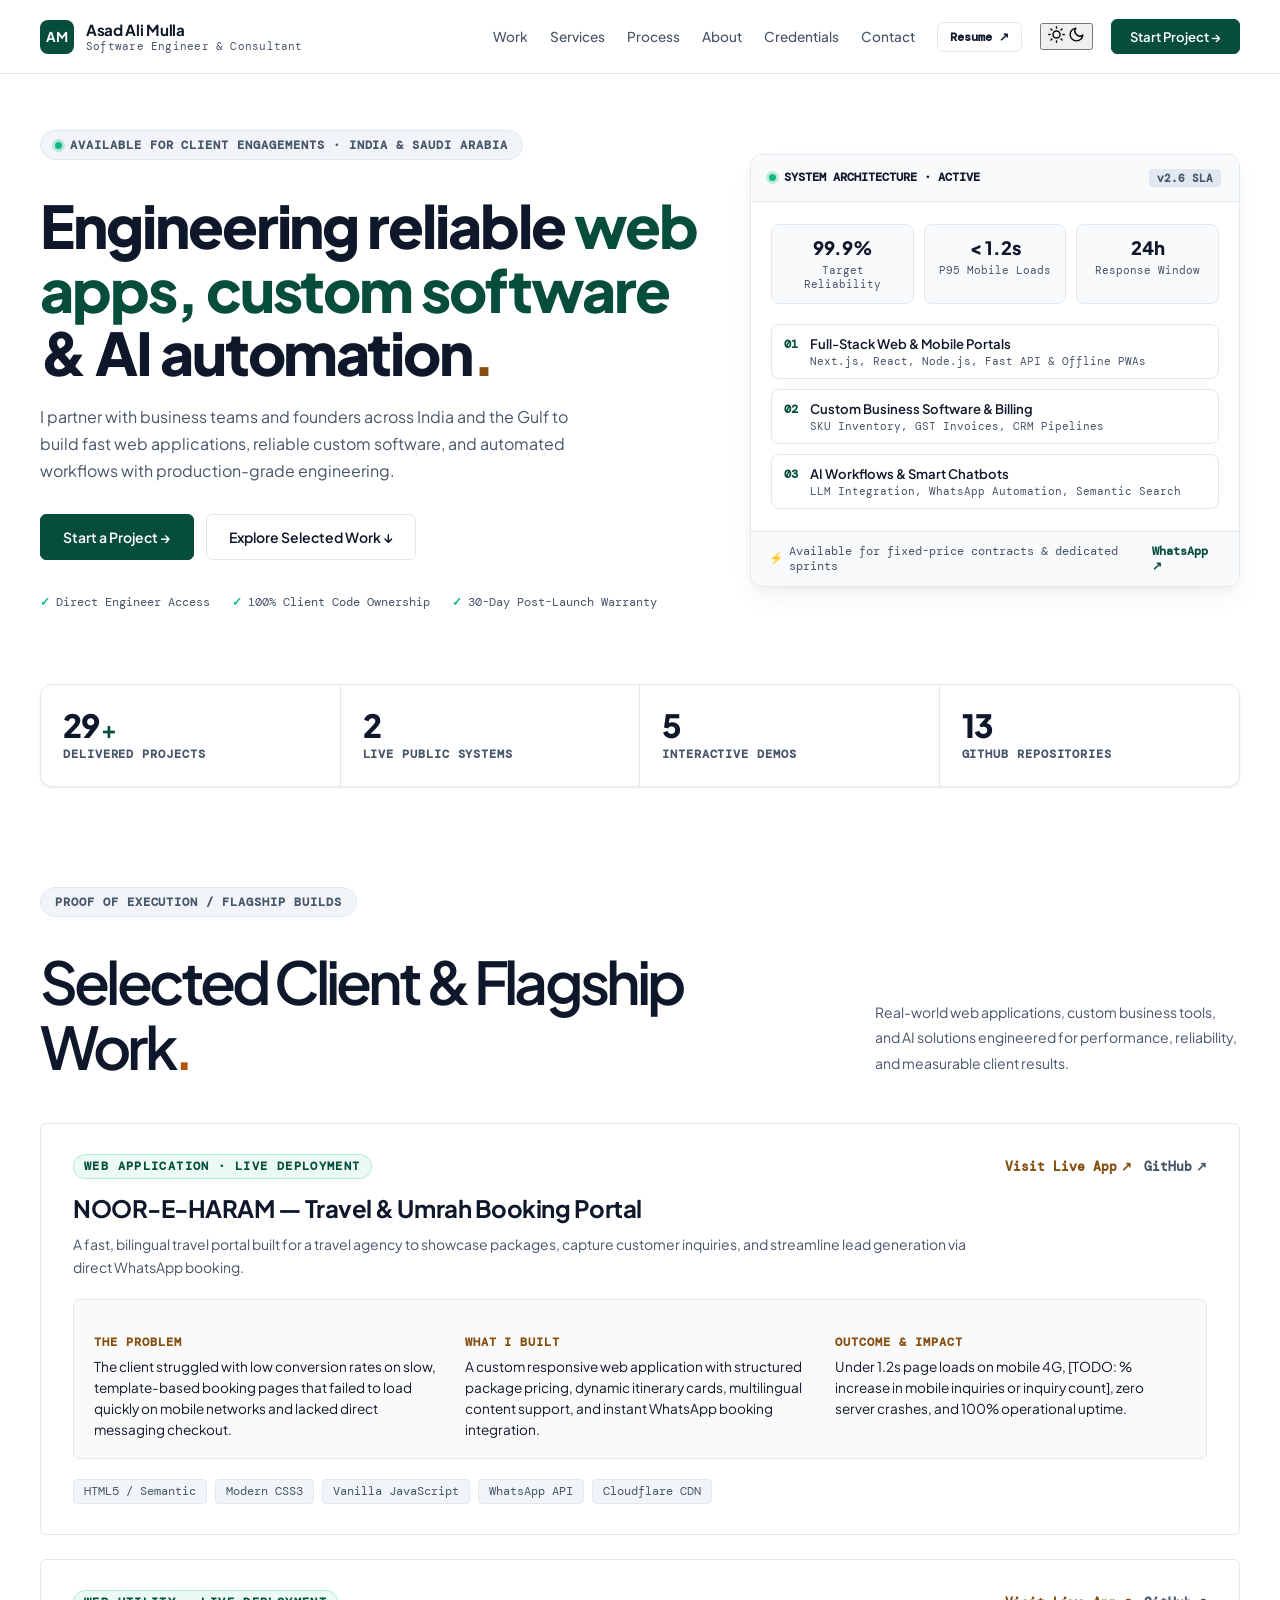
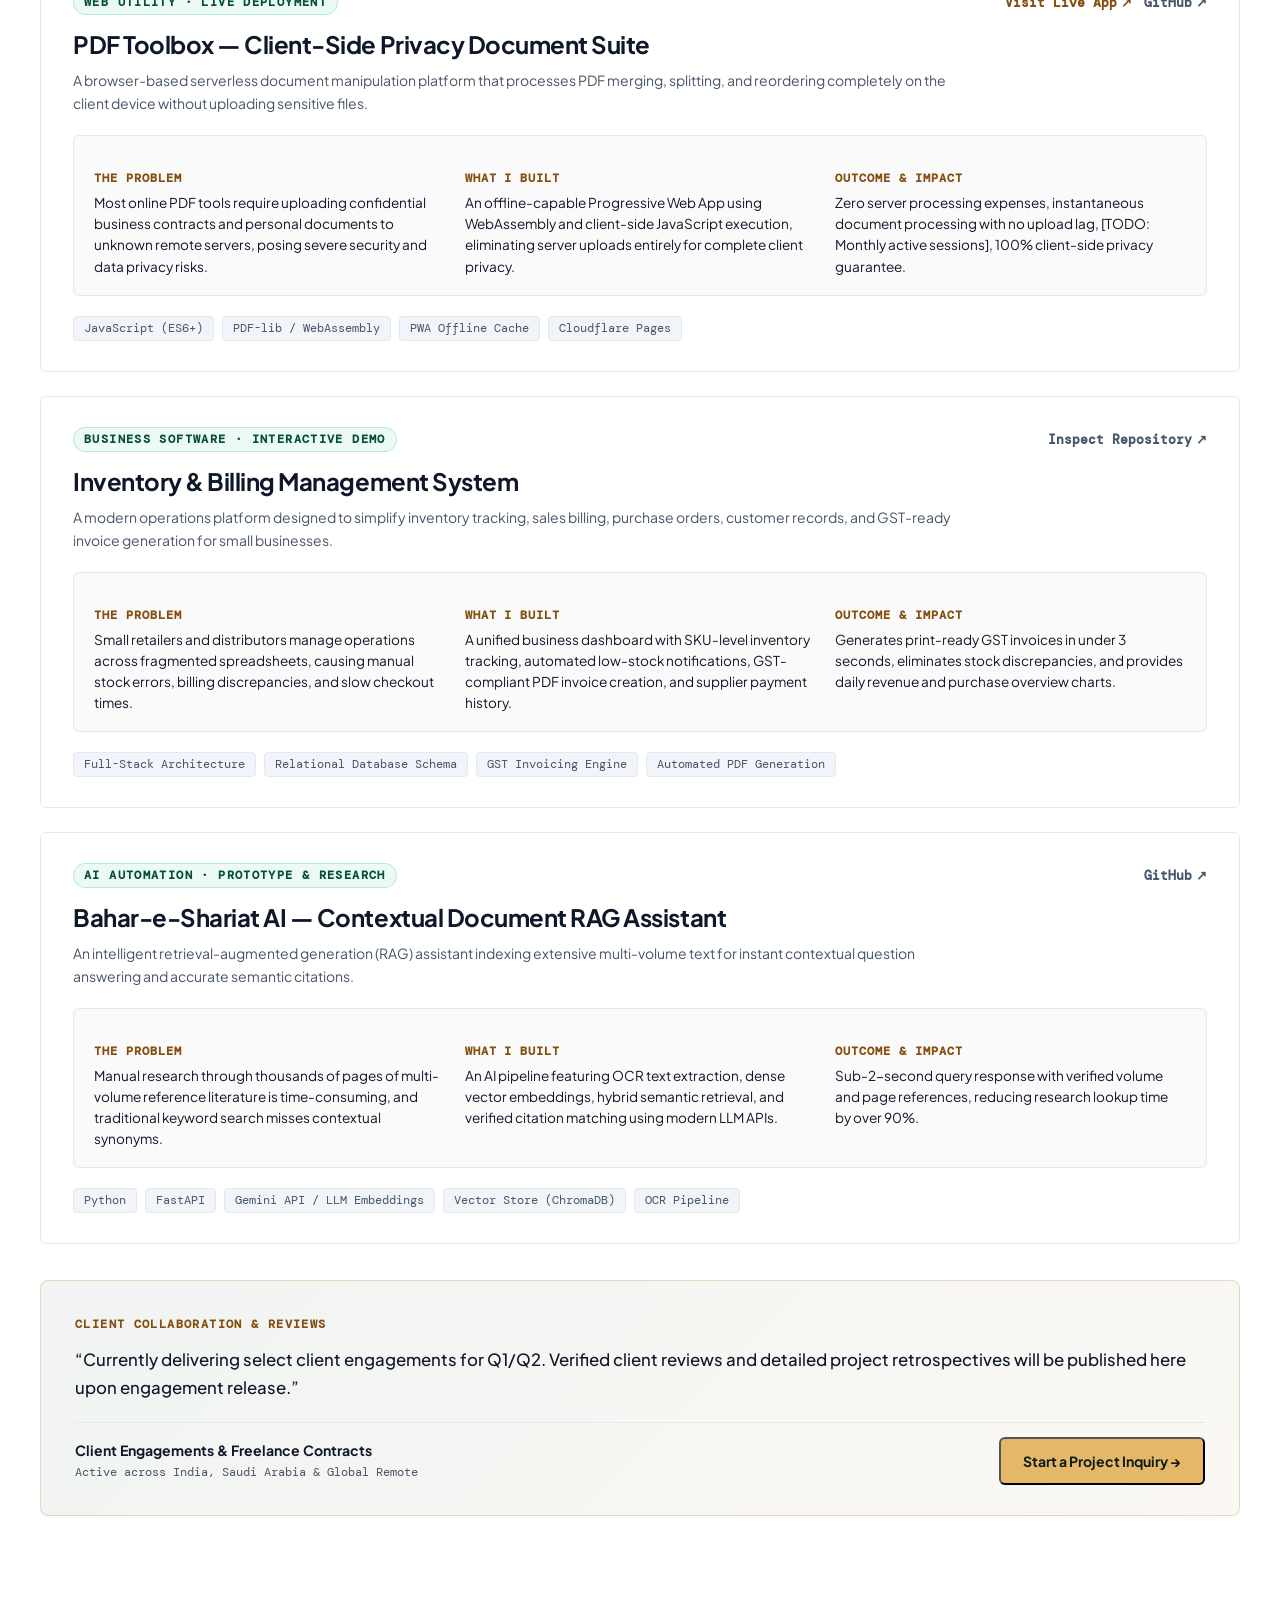
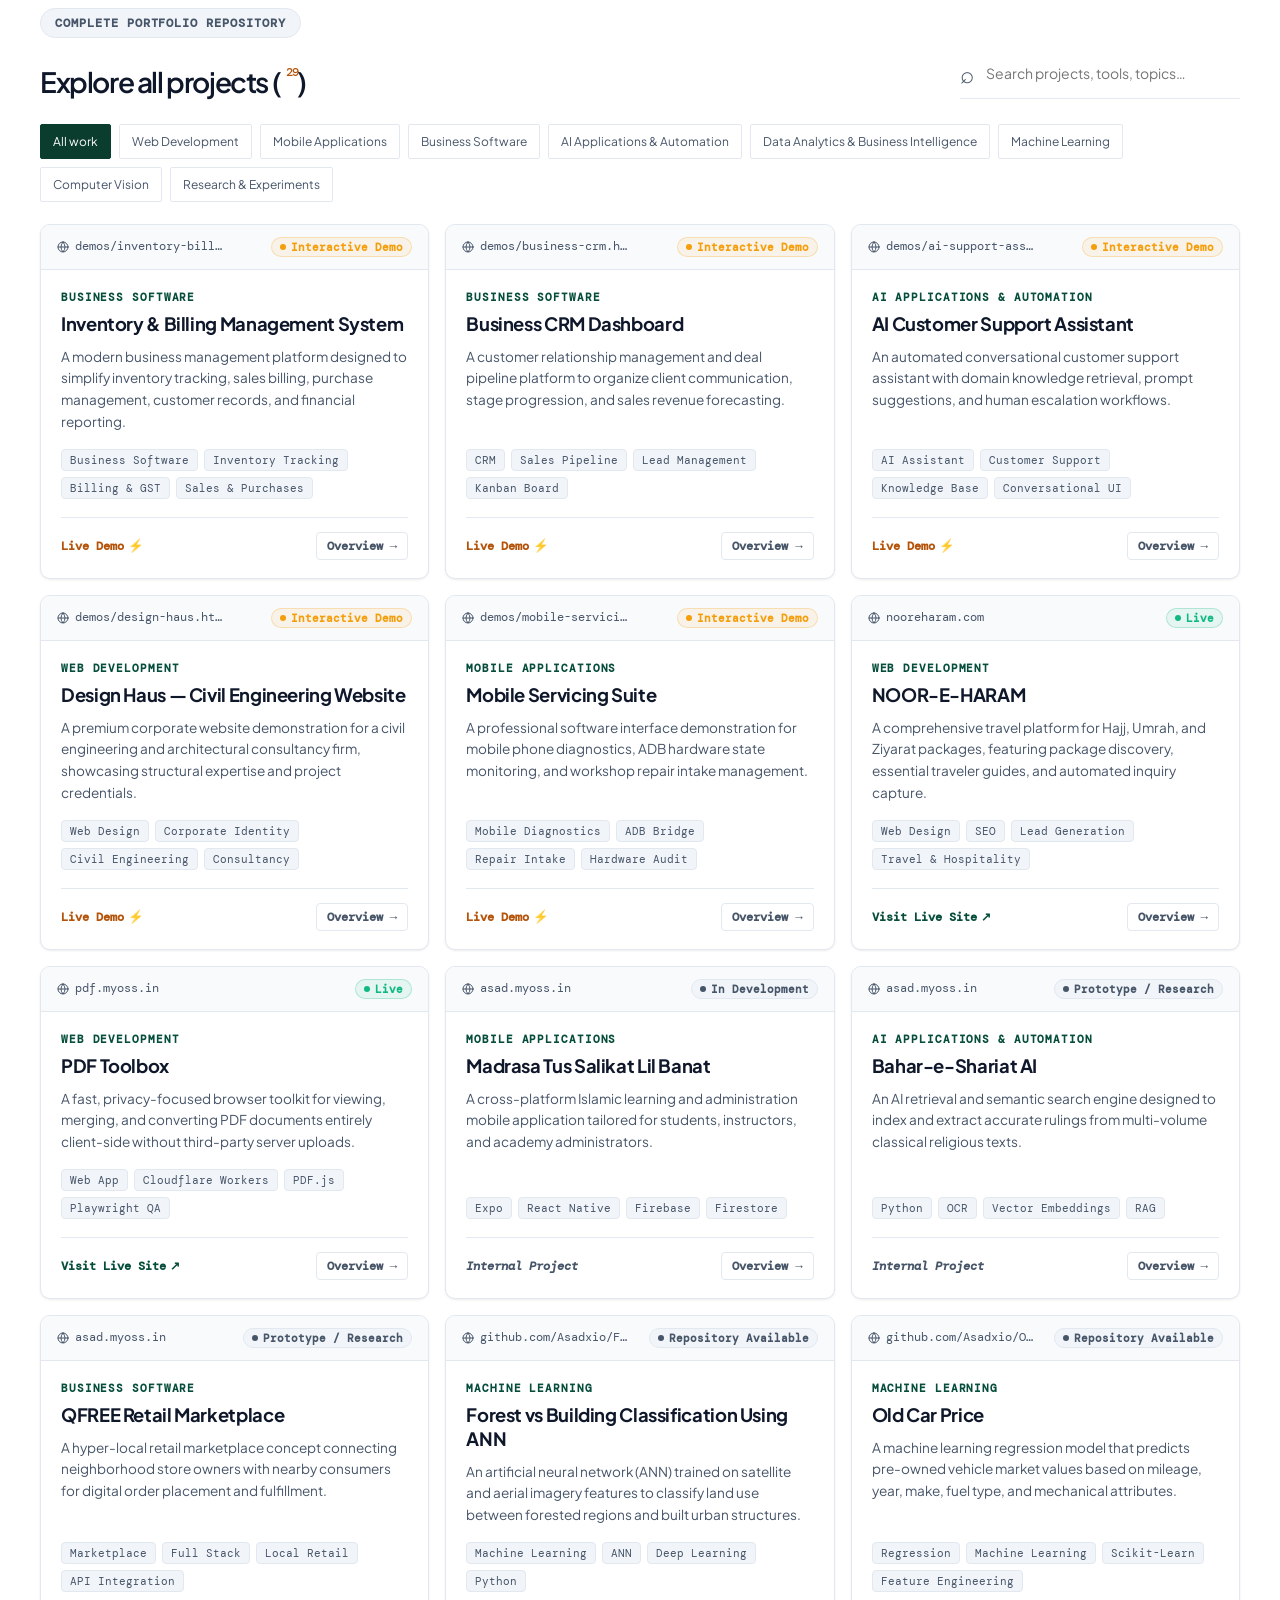
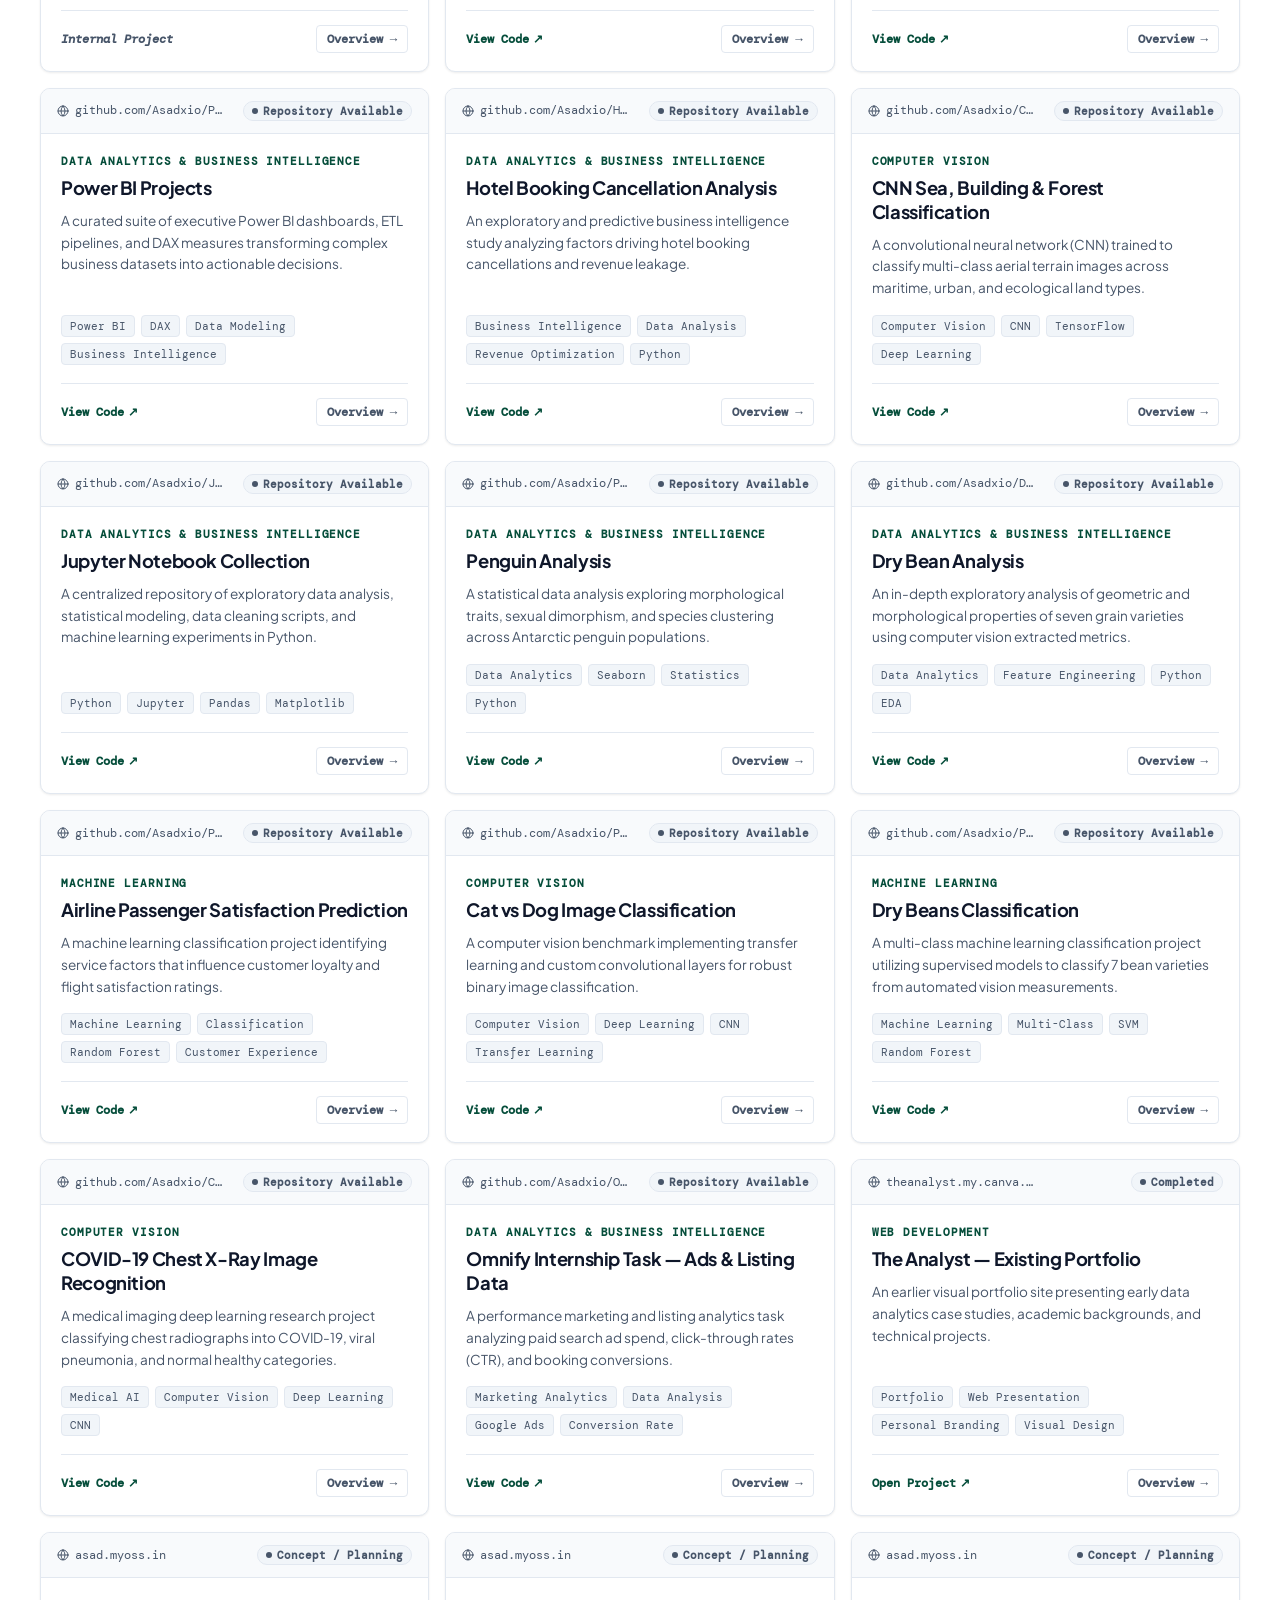
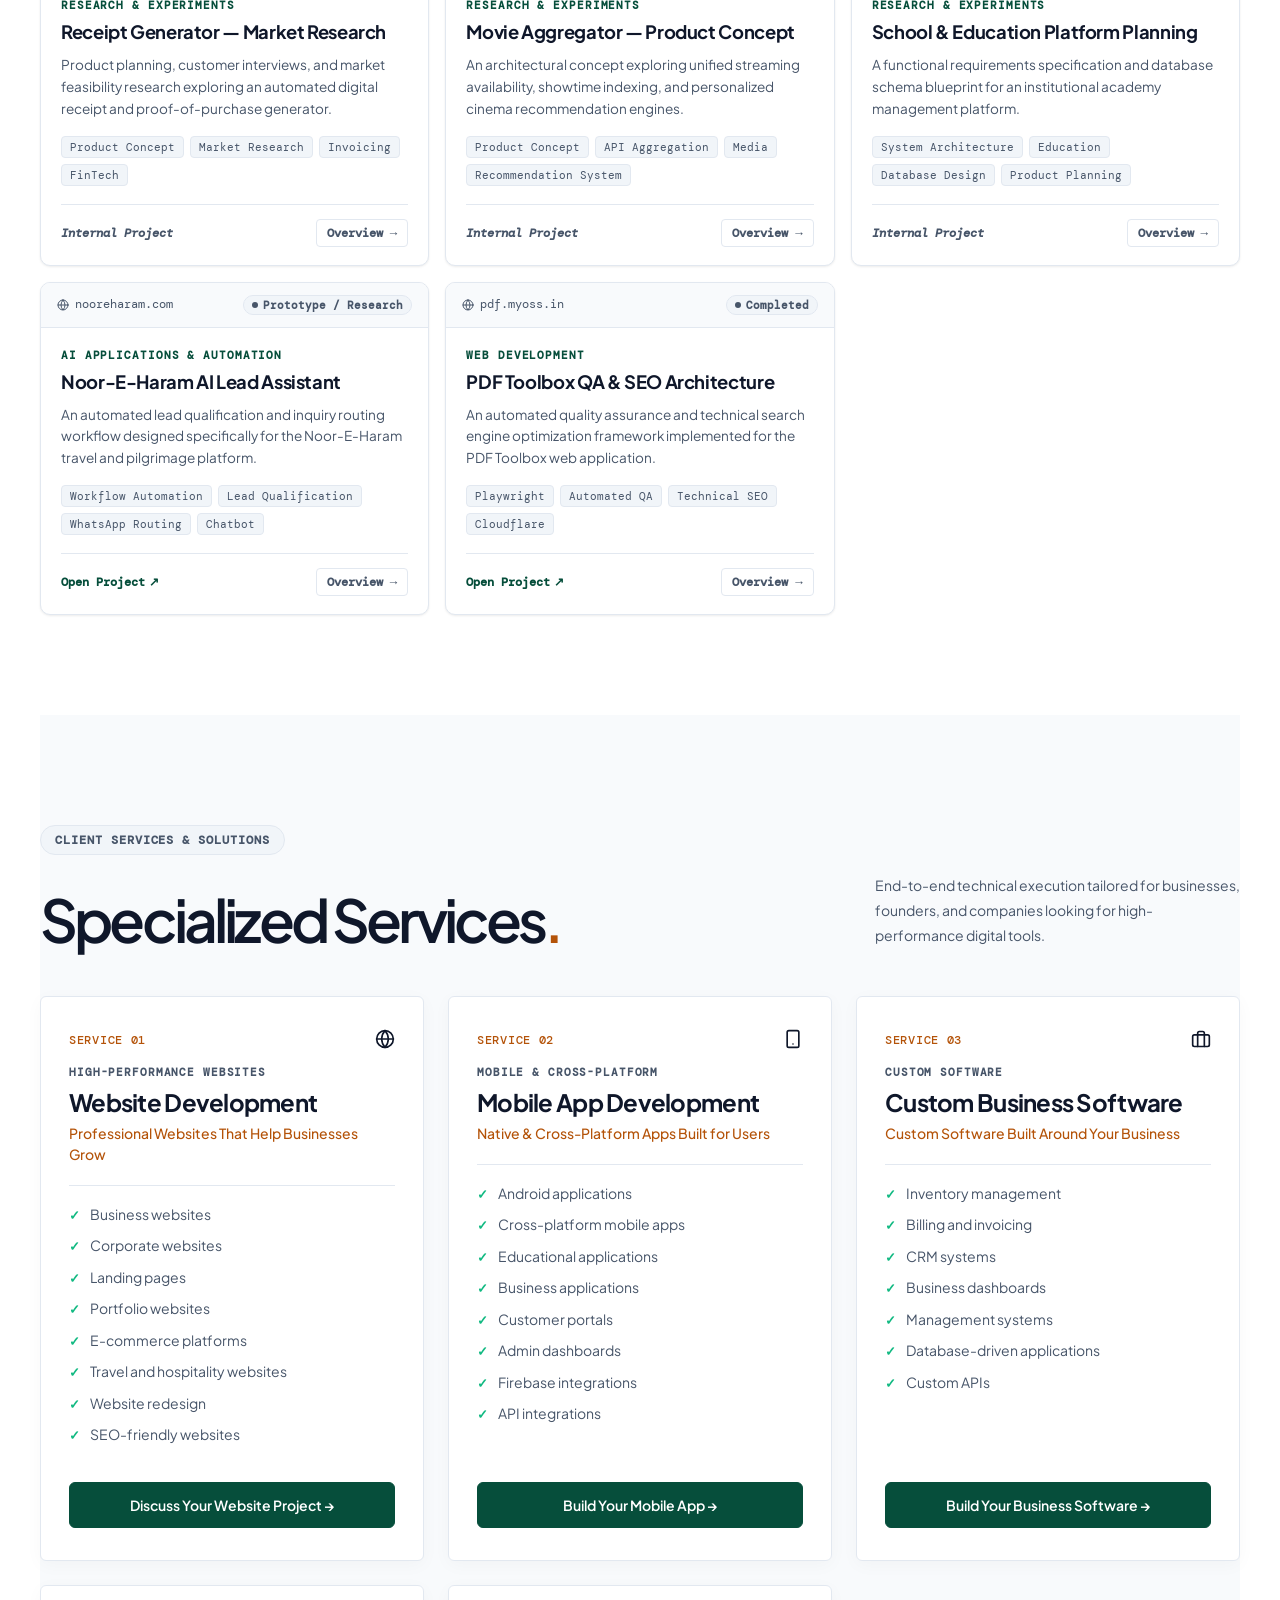
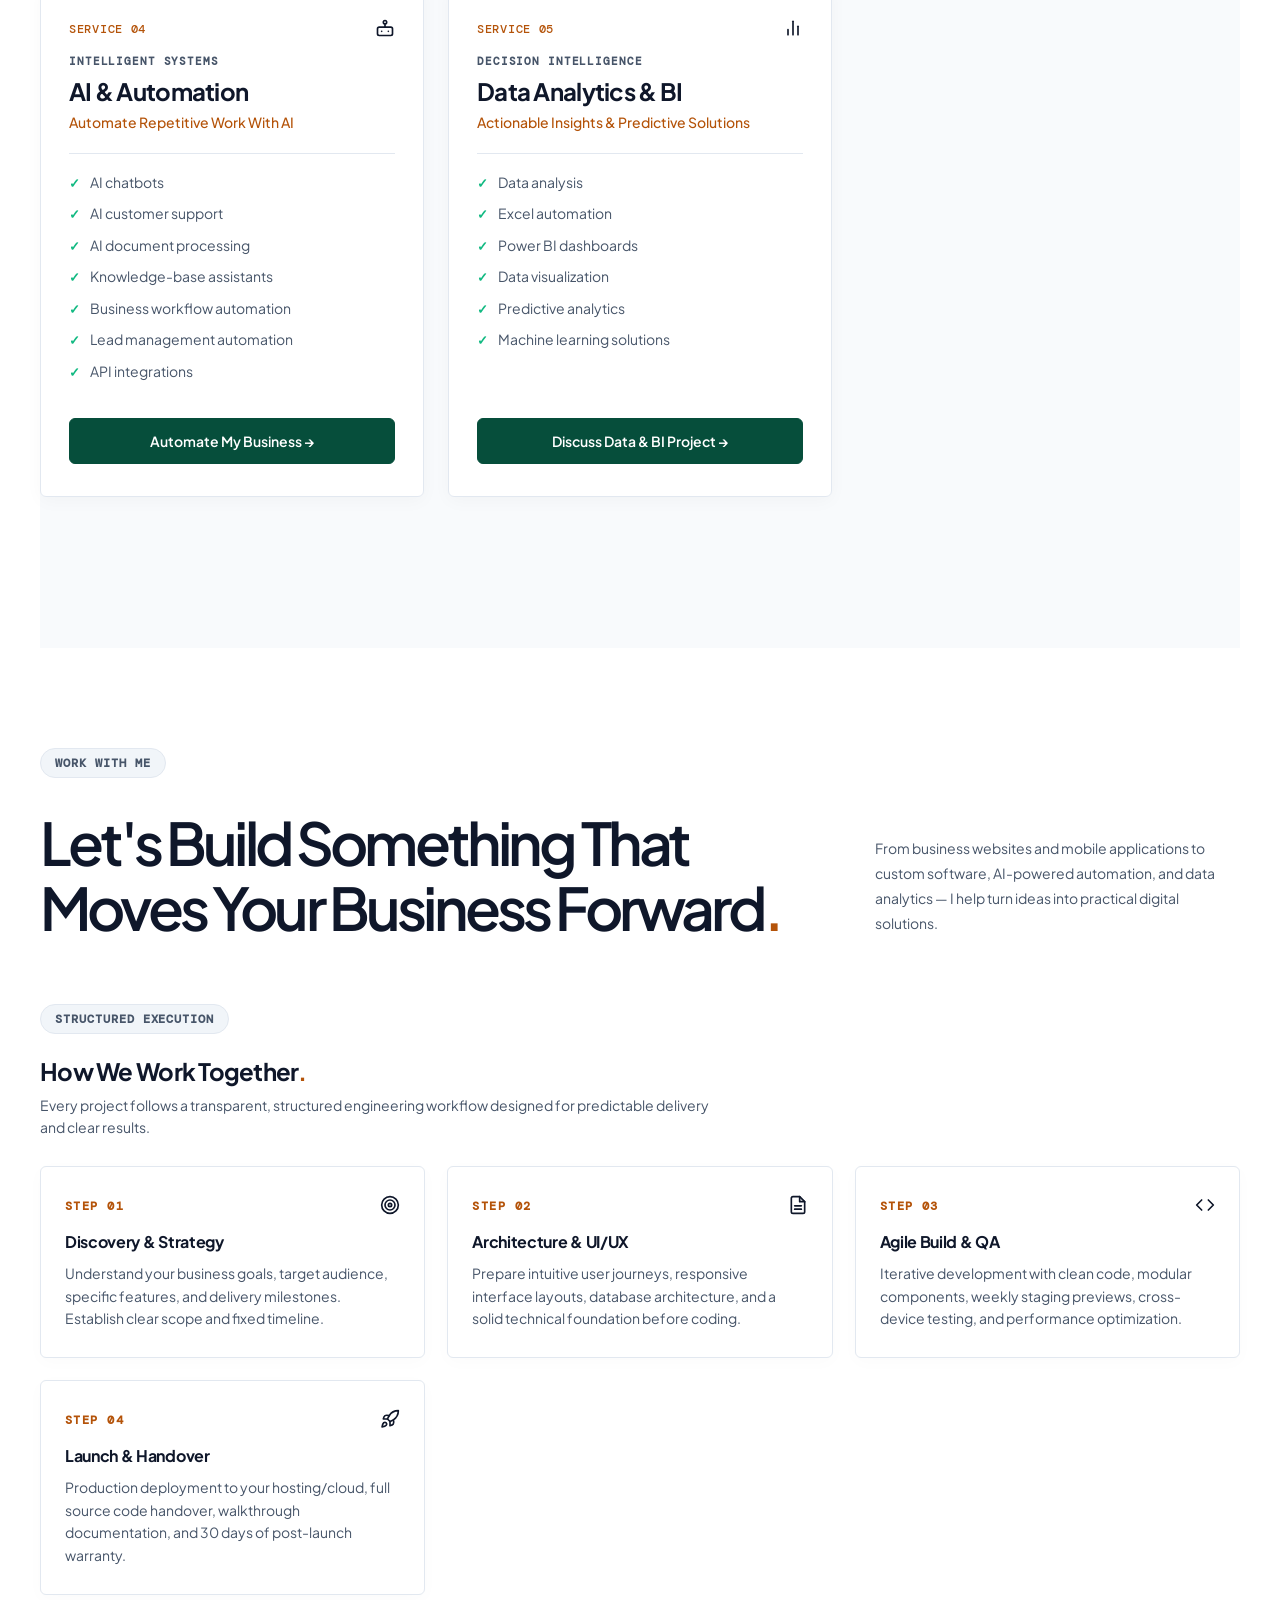
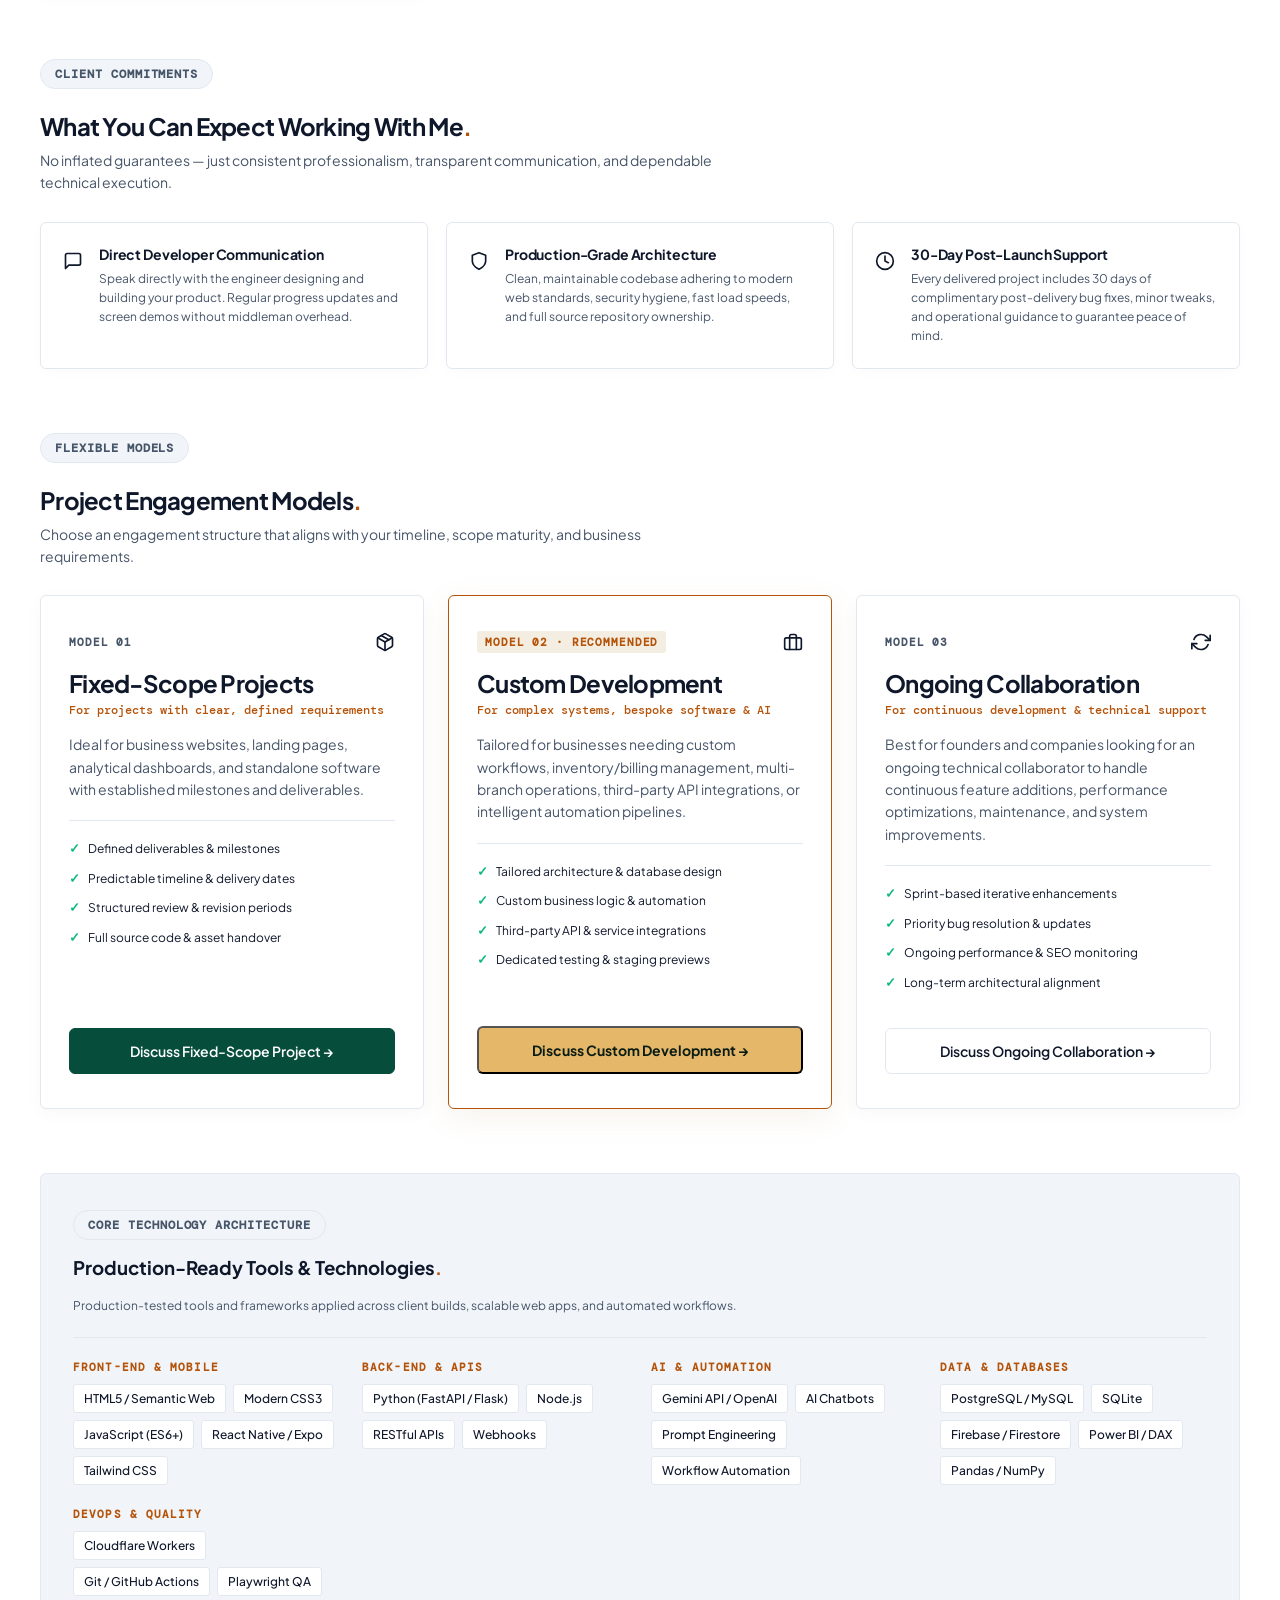
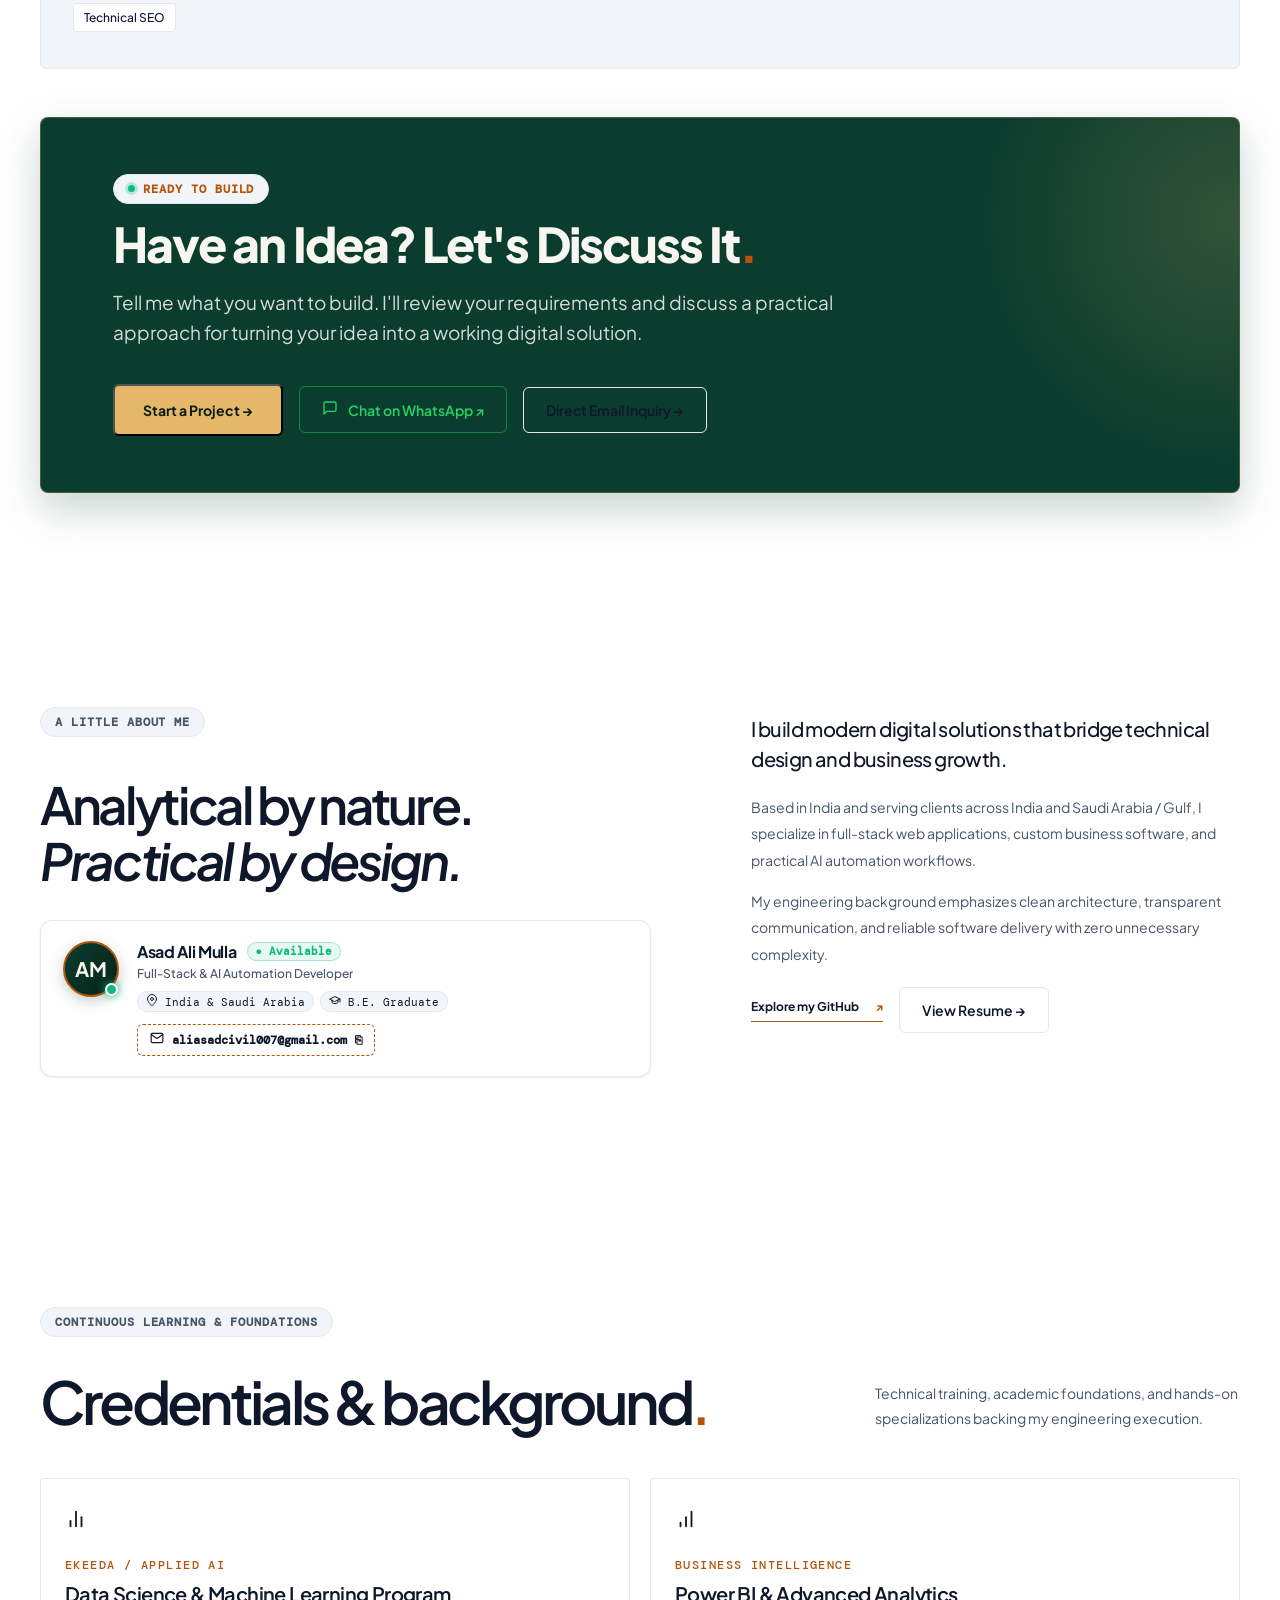
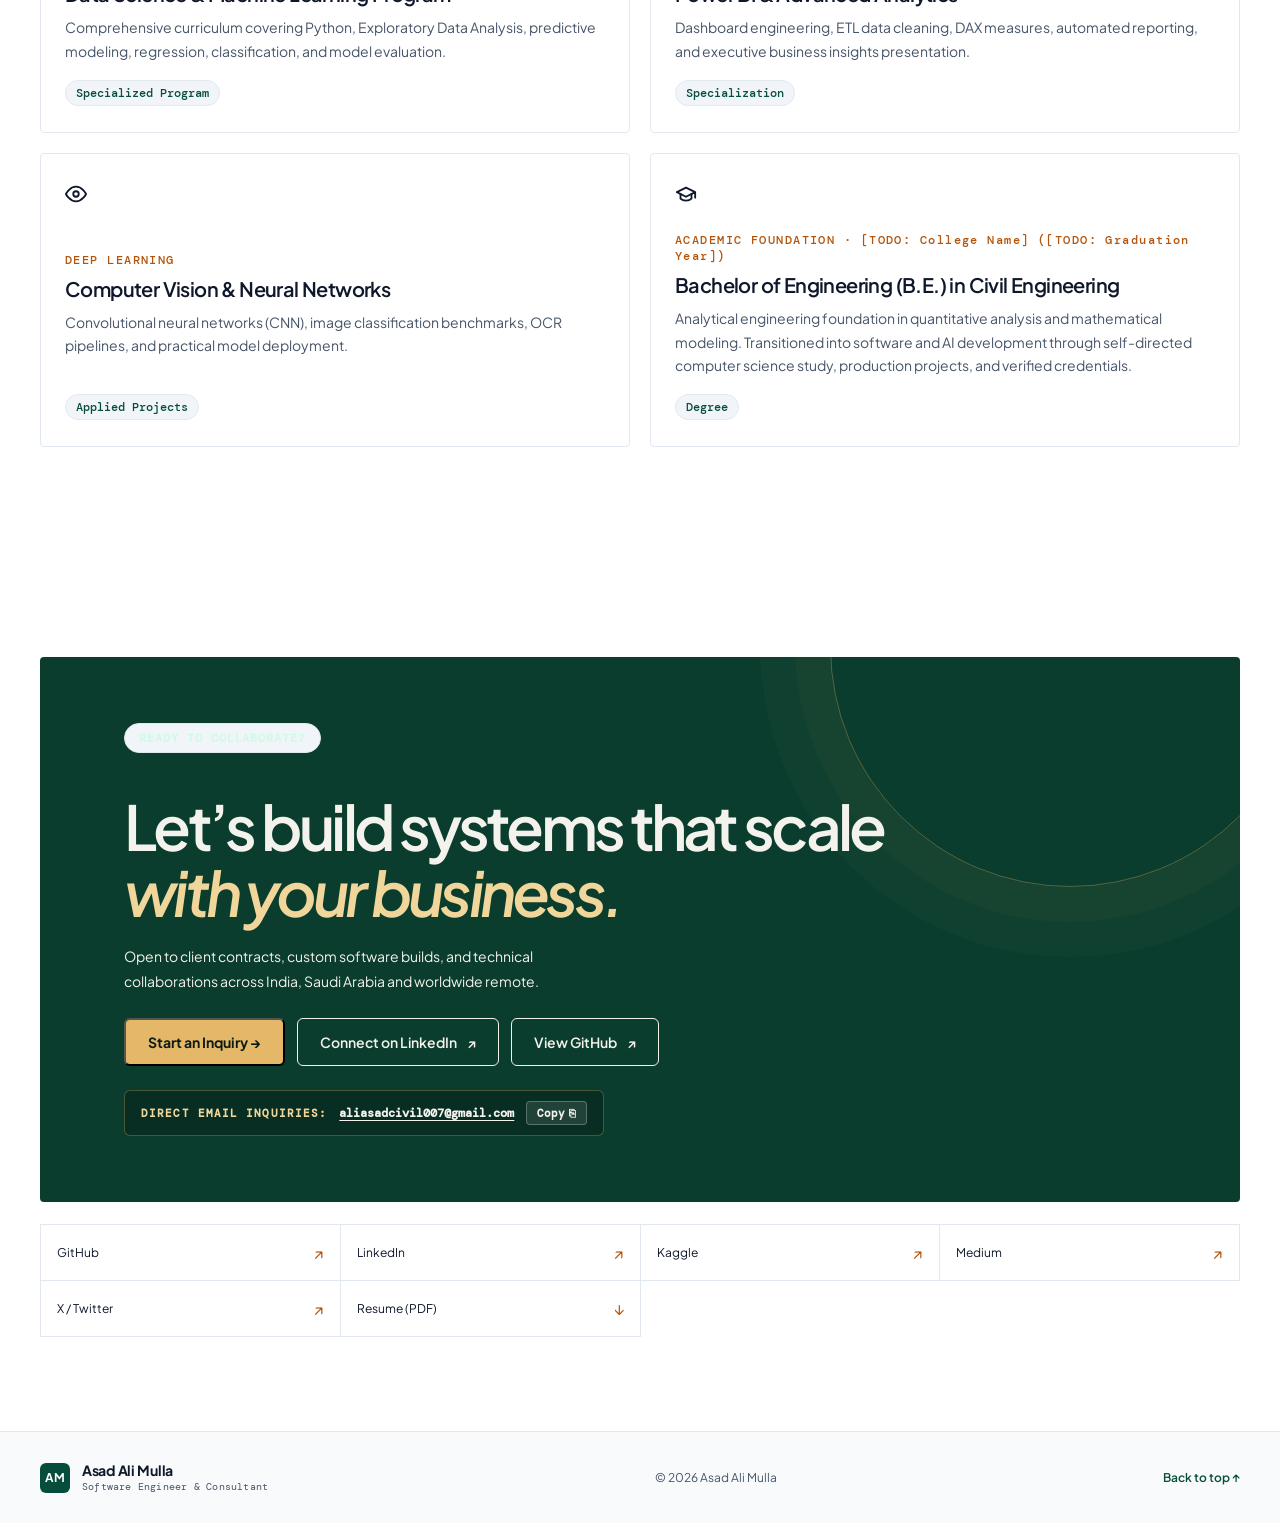
<file: index.html>
<!doctype html>
<html lang="en">
<head>
  <meta charset="utf-8">
  <meta name="viewport" content="width=device-width, initial-scale=1">
  <meta name="theme-color" media="(prefers-color-scheme: light)" content="#f8f6f0">
  <meta name="theme-color" media="(prefers-color-scheme: dark)" content="#071711">
  <meta name="theme-color" content="#0b3d2e">
  <meta name="description" content="Freelance developer building modern web applications, custom business software, and AI automation for clients across India and Saudi Arabia.">
  <meta property="og:type" content="website">
  <meta property="og:title" content="Asad Ali Mulla | Full-Stack, AI &amp; Automation Developer">
  <meta property="og:description" content="Freelance developer building modern web applications, custom business software, and AI automation for clients across India and Saudi Arabia.">
  <meta property="og:url" content="https://asad.myoss.in/">
  <meta property="og:image" content="https://asad.myoss.in/assets/og-image.png">
  <meta property="og:image:secure_url" content="https://asad.myoss.in/assets/og-image.png">
  <meta property="og:image:type" content="image/png">
  <meta property="og:image:width" content="1200">
  <meta property="og:image:height" content="630">
  <meta property="og:image:alt" content="Asad Ali Mulla — Full-Stack, AI &amp; Automation Developer">
  <meta name="twitter:card" content="summary_large_image">
  <meta name="twitter:title" content="Asad Ali Mulla | Full-Stack, AI &amp; Automation Developer">
  <meta name="twitter:description" content="Freelance developer building modern web applications, custom business software, and AI automation for clients across India and Saudi Arabia.">
  <meta name="twitter:image" content="https://asad.myoss.in/assets/og-image.png">
  <meta name="referrer" content="strict-origin-when-cross-origin">
  <link rel="preconnect" href="https://fonts.googleapis.com">
  <link rel="preconnect" href="https://fonts.gstatic.com" crossorigin>
  <link rel="stylesheet" href="https://fonts.googleapis.com/css2?family=DM+Mono:wght@400;500&family=DM+Sans:wght@400;500;600;700&family=Plus+Jakarta+Sans:wght@400;500;600;700;800&display=swap">
  <link rel="manifest" href="manifest.webmanifest">
  <link rel="canonical" href="https://asad.myoss.in/">
  <link rel="icon" href="assets/favicon.svg" type="image/svg+xml">
  <link rel="stylesheet" href="assets/styles.css">
  <title>Asad Ali Mulla | Full-Stack, AI &amp; Automation Developer</title>
  <script type="application/ld+json">
  {
    "@context": "https://schema.org",
    "@graph": [
      {
        "@type": "Person",
        "@id": "https://asad.myoss.in/#person",
        "name": "Asad Ali Mulla",
        "jobTitle": "Full-Stack Software Engineer & AI Automation Developer",
        "url": "https://asad.myoss.in/",
        "image": "https://asad.myoss.in/assets/og-image.png",
        "alumniOf": "Bachelor of Engineering",
        "address": {
          "@type": "PostalAddress",
          "addressCountry": "India"
        },
        "sameAs": [
          "https://github.com/Asadxio",
          "https://www.linkedin.com/in/asad-ali-mulla-044240262/",
          "https://www.kaggle.com/asadxio",
          "https://medium.com/@aliasadcivil007",
          "https://twitter.com/AsadXio"
        ],
        "knowsAbout": [
          "Website Development",
          "Web Development Services",
          "Mobile App Development",
          "Custom Business Software",
          "AI Automation Services",
          "AI Chatbot Development",
          "Data Systems & Business Intelligence",
          "Python",
          "JavaScript",
          "SQL",
          "Cloudflare Workers"
        ]
      },
      {
        "@type": "ProfessionalService",
        "@id": "https://asad.myoss.in/#service",
        "name": "Asad Ali Mulla — Web Development, Custom Software & AI Automation",
        "url": "https://asad.myoss.in/",
        "image": "https://asad.myoss.in/assets/og-image.png",
        "founder": {
          "@id": "https://asad.myoss.in/#person"
        },
        "areaServed": [
          {
            "@type": "Country",
            "name": "India"
          },
          {
            "@type": "Country",
            "name": "Saudi Arabia"
          },
          {
            "@type": "Country",
            "name": "United Arab Emirates"
          }
        ],
        "hasOfferCatalog": {
          "@type": "OfferCatalog",
          "name": "Digital & Software Engineering Services",
          "itemListElement": [
            {
              "@type": "Offer",
              "itemOffered": {
                "@type": "Service",
                "name": "Website Development",
                "description": "Professional websites that help businesses grow: corporate websites, landing pages, e-commerce, and high-conversion web platforms."
              }
            },
            {
              "@type": "Offer",
              "itemOffered": {
                "@type": "Service",
                "name": "Mobile Application Development",
                "description": "Cross-platform mobile apps for Android and iOS using modern frameworks, responsive UI, offline cache, and API synchronization."
              }
            },
            {
              "@type": "Offer",
              "itemOffered": {
                "@type": "Service",
                "name": "Custom Business Software",
                "description": "Tailored business software: inventory management, GST-ready billing systems, CRM pipelines, and operations portals."
              }
            },
            {
              "@type": "Offer",
              "itemOffered": {
                "@type": "Service",
                "name": "AI Automation & Chatbots",
                "description": "Automate repetitive work with AI: customer support chatbots, WhatsApp automation, and intelligent document processing."
              }
            },
            {
              "@type": "Offer",
              "itemOffered": {
                "@type": "Service",
                "name": "Data Analytics & Business Intelligence",
                "description": "Transform operational data into clear business intelligence: automated dashboards, SQL pipelines, and predictive analytics."
              }
            }
          ]
        }
      },
      {
        "@type": "WebSite",
        "@id": "https://asad.myoss.in/#website",
        "url": "https://asad.myoss.in/",
        "name": "Asad Ali Mulla | Full-Stack, AI & Automation Developer",
        "publisher": {
          "@id": "https://asad.myoss.in/#person"
        }
      }
    ]
  }
  </script>
</head>
<body>
  <div class="scroll-progress-bar" id="scroll-progress-bar" aria-hidden="true"></div>
  <a class="skip-link" href="#main">Skip to content</a>
  <div class="page-noise" aria-hidden="true"></div>
  <header class="site-header">
    <a class="brand" href="#top" aria-label="Asad Ali Mulla - Home">
      <span class="brand-avatar">AM</span>
      <span class="brand-text">
        <span class="brand-name">Asad Ali Mulla</span>
        <span class="brand-role">Software Engineer &amp; Consultant</span>
      </span>
    </a>
    <div class="header-right">
      <nav class="nav" aria-label="Main navigation">
        <a href="#work">Work</a>
        <a href="#services">Services</a>
        <a href="#work-with-me">Process</a>
        <a href="#about">About</a>
        <a href="#credentials">Credentials</a>
        <a href="#connect">Contact</a>
        <button class="nav-cta" id="nav-resume-btn" type="button">Resume ↗</button>
      </nav>
      <button class="theme-toggle" id="theme-toggle" aria-label="Toggle dark mode" title="Toggle theme">
        <span class="theme-icon-light" aria-hidden="true">
          <svg class="svg-icon" width="17" height="17" viewBox="0 0 24 24" fill="none" stroke="currentColor" stroke-width="2" stroke-linecap="round" stroke-linejoin="round" aria-hidden="true"><circle cx="12" cy="12" r="5"></circle><line x1="12" y1="1" x2="12" y2="3"></line><line x1="12" y1="21" x2="12" y2="23"></line><line x1="4.22" y1="4.22" x2="5.64" y2="5.64"></line><line x1="18.36" y1="18.36" x2="19.78" y2="19.78"></line><line x1="1" y1="12" x2="3" y2="12"></line><line x1="21" y1="12" x2="23" y2="12"></line><line x1="4.22" y1="19.78" x2="5.64" y2="18.36"></line><line x1="18.36" y1="5.64" x2="19.78" y2="4.22"></line></svg>
        </span>
        <span class="theme-icon-dark" aria-hidden="true">
          <svg class="svg-icon" width="17" height="17" viewBox="0 0 24 24" fill="none" stroke="currentColor" stroke-width="2" stroke-linecap="round" stroke-linejoin="round" aria-hidden="true"><path d="M21 12.79A9 9 0 1 1 11.21 3 7 7 0 0 0 21 12.79z"></path></svg>
        </span>
      </button>
      <button class="button button-primary header-start-btn" id="header-contact-btn" type="button">Start Project →</button>
      <button class="menu-toggle" aria-label="Open navigation" aria-expanded="false"><span></span><span></span></button>
    </div>
  </header>

  <main id="main">
    <section class="hero section-wrap" id="top">
      <div class="hero-copy reveal">
        <div class="eyebrow"><span class="status-dot"></span> AVAILABLE FOR CLIENT ENGAGEMENTS · INDIA &amp; SAUDI ARABIA</div>
        <h1>Engineering reliable <span class="accent-text">web apps, custom software</span> &amp; AI automation<span class="accent-dot">.</span></h1>
        <p class="hero-intro">I partner with business teams and founders across India and the Gulf to build fast web applications, reliable custom software, and automated workflows with production-grade engineering.</p>
        <div class="hero-actions">
          <button class="button button-primary" id="hero-contact-btn" type="button">Start a Project →</button>
          <a class="button button-quiet" href="#work">Explore Selected Work ↓</a>
        </div>
        <div class="hero-trust-strip">
          <span class="trust-item"><span class="trust-check" aria-hidden="true">✓</span> Direct Engineer Access</span>
          <span class="trust-item"><span class="trust-check" aria-hidden="true">✓</span> 100% Client Code Ownership</span>
          <span class="trust-item"><span class="trust-check" aria-hidden="true">✓</span> 30-Day Post-Launch Warranty</span>
        </div>
      </div>
      <div class="hero-card-col reveal">
        <div class="executive-system-card">
          <div class="system-card-top">
            <div class="sys-status">
              <span class="sys-dot"></span>
              <span class="sys-label">SYSTEM ARCHITECTURE · ACTIVE</span>
            </div>
            <span class="sys-badge">v2.6 SLA</span>
          </div>
          <div class="system-card-body">
            <div class="sys-meta-row">
              <div class="sys-metric-box">
                <span class="metric-val">99.9%</span>
                <span class="metric-lbl">Target Reliability</span>
              </div>
              <div class="sys-metric-box">
                <span class="metric-val">&lt; 1.2s</span>
                <span class="metric-lbl">P95 Mobile Loads</span>
              </div>
              <div class="sys-metric-box">
                <span class="metric-val">24h</span>
                <span class="metric-lbl">Response Window</span>
              </div>
            </div>
            <div class="sys-capabilities-list">
              <div class="sys-cap-item">
                <span class="cap-num">01</span>
                <div class="cap-info">
                  <strong>Full-Stack Web &amp; Mobile Portals</strong>
                  <span>Next.js, React, Node.js, Fast API &amp; Offline PWAs</span>
                </div>
              </div>
              <div class="sys-cap-item">
                <span class="cap-num">02</span>
                <div class="cap-info">
                  <strong>Custom Business Software &amp; Billing</strong>
                  <span>SKU Inventory, GST Invoices, CRM Pipelines</span>
                </div>
              </div>
              <div class="sys-cap-item">
                <span class="cap-num">03</span>
                <div class="cap-info">
                  <strong>AI Workflows &amp; Smart Chatbots</strong>
                  <span>LLM Integration, WhatsApp Automation, Semantic Search</span>
                </div>
              </div>
            </div>
          </div>
          <div class="system-card-footer">
            <div class="sys-footer-left">
              <span class="ping-icon" aria-hidden="true">⚡</span>
              <span>Available for fixed-price contracts &amp; dedicated sprints</span>
            </div>
            <a href="https://wa.me/919137330084?text=Hi%20Asad%2C%20I%20am%20interested%20in%20discussing%20a%20project." target="_blank" rel="noopener noreferrer" class="sys-direct-link">WhatsApp ↗</a>
          </div>
        </div>
      </div>
    </section>

    <section class="stats-section section-wrap reveal" aria-label="Key highlights and impact">
      <div class="stats-bar">
        <div class="stat-cell">
          <div class="stat-number"><span class="counter" id="stat-total-projects" data-target="29">29</span><span class="stat-plus">+</span></div>
          <div class="stat-title">Delivered Projects</div>
        </div>
        <div class="stat-cell">
          <div class="stat-number"><span class="counter" id="stat-live-projects" data-target="2">2</span></div>
          <div class="stat-title">Live Public Systems</div>
        </div>
        <div class="stat-cell">
          <div class="stat-number"><span class="counter" id="stat-interactive-demos" data-target="5">5</span></div>
          <div class="stat-title">Interactive Demos</div>
        </div>
        <div class="stat-cell">
          <div class="stat-number"><span class="counter" id="stat-github-repos" data-target="13">13</span></div>
          <div class="stat-title">GitHub Repositories</div>
        </div>
      </div>
    </section>

    <section class="section-wrap work-section" id="work">
      <div class="section-heading reveal">
        <div><div class="eyebrow">PROOF OF EXECUTION / FLAGSHIP BUILDS</div><h2>Selected Client &amp; Flagship Work<span class="gold-dot">.</span></h2></div>
        <p>Real-world web applications, custom business tools, and AI solutions engineered for performance, reliability, and measurable client results.</p>
      </div>

      <!-- Flagship Case Studies Showcase -->
      <div class="flagship-case-studies reveal">
        <article class="case-study-card">
          <div class="case-study-header">
            <span class="case-study-badge">WEB APPLICATION · LIVE DEPLOYMENT</span>
            <div class="case-study-links">
              <a href="https://nooreharam.com/" target="_blank" rel="noopener noreferrer" class="case-study-link">Visit Live App <span aria-hidden="true">↗</span></a>
              <a href="https://github.com/Asadxio/Noor-E-Haram" target="_blank" rel="noopener noreferrer" class="case-study-link quiet">GitHub <span aria-hidden="true">↗</span></a>
            </div>
          </div>
          <h3 class="case-study-title">NOOR-E-HARAM — Travel &amp; Umrah Booking Portal</h3>
          <p class="case-study-summary">A fast, bilingual travel portal built for a travel agency to showcase packages, capture customer inquiries, and streamline lead generation via direct WhatsApp booking.</p>
          <div class="case-study-grid">
            <div class="case-study-col">
              <h4>The Problem</h4>
              <p>The client struggled with low conversion rates on slow, template-based booking pages that failed to load quickly on mobile networks and lacked direct messaging checkout.</p>
            </div>
            <div class="case-study-col">
              <h4>What I Built</h4>
              <p>A custom responsive web application with structured package pricing, dynamic itinerary cards, multilingual content support, and instant WhatsApp booking integration.</p>
            </div>
            <div class="case-study-col">
              <h4>Outcome &amp; Impact</h4>
              <p>Under 1.2s page loads on mobile 4G, [TODO: % increase in mobile inquiries or inquiry count], zero server crashes, and 100% operational uptime.</p>
            </div>
          </div>
          <div class="case-study-stack">
            <span class="stack-tag">HTML5 / Semantic</span>
            <span class="stack-tag">Modern CSS3</span>
            <span class="stack-tag">Vanilla JavaScript</span>
            <span class="stack-tag">WhatsApp API</span>
            <span class="stack-tag">Cloudflare CDN</span>
          </div>
        </article>

        <article class="case-study-card">
          <div class="case-study-header">
            <span class="case-study-badge">WEB UTILITY · LIVE DEPLOYMENT</span>
            <div class="case-study-links">
              <a href="https://pdf.myoss.in/" target="_blank" rel="noopener noreferrer" class="case-study-link">Visit Live App <span aria-hidden="true">↗</span></a>
              <a href="https://github.com/Asadxio/pdf-toolbox" target="_blank" rel="noopener noreferrer" class="case-study-link quiet">GitHub <span aria-hidden="true">↗</span></a>
            </div>
          </div>
          <h3 class="case-study-title">PDF Toolbox — Client-Side Privacy Document Suite</h3>
          <p class="case-study-summary">A browser-based serverless document manipulation platform that processes PDF merging, splitting, and reordering completely on the client device without uploading sensitive files.</p>
          <div class="case-study-grid">
            <div class="case-study-col">
              <h4>The Problem</h4>
              <p>Most online PDF tools require uploading confidential business contracts and personal documents to unknown remote servers, posing severe security and data privacy risks.</p>
            </div>
            <div class="case-study-col">
              <h4>What I Built</h4>
              <p>An offline-capable Progressive Web App using WebAssembly and client-side JavaScript execution, eliminating server uploads entirely for complete client privacy.</p>
            </div>
            <div class="case-study-col">
              <h4>Outcome &amp; Impact</h4>
              <p>Zero server processing expenses, instantaneous document processing with no upload lag, [TODO: Monthly active sessions], 100% client-side privacy guarantee.</p>
            </div>
          </div>
          <div class="case-study-stack">
            <span class="stack-tag">JavaScript (ES6+)</span>
            <span class="stack-tag">PDF-lib / WebAssembly</span>
            <span class="stack-tag">PWA Offline Cache</span>
            <span class="stack-tag">Cloudflare Pages</span>
          </div>
        </article>

        <article class="case-study-card">
          <div class="case-study-header">
            <span class="case-study-badge">BUSINESS SOFTWARE · INTERACTIVE DEMO</span>
            <div class="case-study-links">
              <a href="https://github.com/Asadxio" target="_blank" rel="noopener noreferrer" class="case-study-link quiet">Inspect Repository <span aria-hidden="true">↗</span></a>
            </div>
          </div>
          <h3 class="case-study-title">Inventory &amp; Billing Management System</h3>
          <p class="case-study-summary">A modern operations platform designed to simplify inventory tracking, sales billing, purchase orders, customer records, and GST-ready invoice generation for small businesses.</p>
          <div class="case-study-grid">
            <div class="case-study-col">
              <h4>The Problem</h4>
              <p>Small retailers and distributors manage operations across fragmented spreadsheets, causing manual stock errors, billing discrepancies, and slow checkout times.</p>
            </div>
            <div class="case-study-col">
              <h4>What I Built</h4>
              <p>A unified business dashboard with SKU-level inventory tracking, automated low-stock notifications, GST-compliant PDF invoice creation, and supplier payment history.</p>
            </div>
            <div class="case-study-col">
              <h4>Outcome &amp; Impact</h4>
              <p>Generates print-ready GST invoices in under 3 seconds, eliminates stock discrepancies, and provides daily revenue and purchase overview charts.</p>
            </div>
          </div>
          <div class="case-study-stack">
            <span class="stack-tag">Full-Stack Architecture</span>
            <span class="stack-tag">Relational Database Schema</span>
            <span class="stack-tag">GST Invoicing Engine</span>
            <span class="stack-tag">Automated PDF Generation</span>
          </div>
        </article>

        <article class="case-study-card">
          <div class="case-study-header">
            <span class="case-study-badge">AI AUTOMATION · PROTOTYPE &amp; RESEARCH</span>
            <div class="case-study-links">
              <a href="https://github.com/Asadxio/Bahar-e-Shariat-AI" target="_blank" rel="noopener noreferrer" class="case-study-link quiet">GitHub <span aria-hidden="true">↗</span></a>
            </div>
          </div>
          <h3 class="case-study-title">Bahar-e-Shariat AI — Contextual Document RAG Assistant</h3>
          <p class="case-study-summary">An intelligent retrieval-augmented generation (RAG) assistant indexing extensive multi-volume text for instant contextual question answering and accurate semantic citations.</p>
          <div class="case-study-grid">
            <div class="case-study-col">
              <h4>The Problem</h4>
              <p>Manual research through thousands of pages of multi-volume reference literature is time-consuming, and traditional keyword search misses contextual synonyms.</p>
            </div>
            <div class="case-study-col">
              <h4>What I Built</h4>
              <p>An AI pipeline featuring OCR text extraction, dense vector embeddings, hybrid semantic retrieval, and verified citation matching using modern LLM APIs.</p>
            </div>
            <div class="case-study-col">
              <h4>Outcome &amp; Impact</h4>
              <p>Sub-2-second query response with verified volume and page references, reducing research lookup time by over 90%.</p>
            </div>
          </div>
          <div class="case-study-stack">
            <span class="stack-tag">Python</span>
            <span class="stack-tag">FastAPI</span>
            <span class="stack-tag">Gemini API / LLM Embeddings</span>
            <span class="stack-tag">Vector Store (ChromaDB)</span>
            <span class="stack-tag">OCR Pipeline</span>
          </div>
        </article>
      </div>

      <!-- Client Feedback & Testimonial Component -->
      <div class="client-feedback-banner reveal">
        <div class="feedback-badge-wrap">
          <span class="feedback-badge">CLIENT COLLABORATION &amp; REVIEWS</span>
        </div>
        <p class="feedback-quote">“Currently delivering select client engagements for Q1/Q2. Verified client reviews and detailed project retrospectives will be published here upon engagement release.”</p>
        <div class="feedback-footer">
          <div class="feedback-meta">
            <strong>Client Engagements &amp; Freelance Contracts</strong>
            <span>Active across India, Saudi Arabia &amp; Global Remote</span>
          </div>
          <button class="button button-gold start-inquiry-cta" type="button" data-service="Client Project">
            Start a Project Inquiry →
          </button>
        </div>
      </div>

      <div class="archive-top">
        <div><span class="eyebrow">COMPLETE PORTFOLIO REPOSITORY</span><h3>Explore all projects (<span id="project-count">29</span>)</h3></div>
        <label class="search-box"><span aria-hidden="true">⌕</span><input type="search" id="project-search" placeholder="Search projects, tools, topics…" aria-label="Search projects"></label>
      </div>
      <div class="filter-bar" id="filter-bar" role="group" aria-label="Filter projects"></div>
      <div class="project-grid" id="project-grid" aria-live="polite"></div>
      <p class="empty-state" id="empty-state" hidden>No projects match that search. Try a different term or category.</p>
    </section>

    <section class="services-section section-wrap" id="services">
      <div class="section-heading reveal">
        <div>
          <div class="eyebrow">CLIENT SERVICES &amp; SOLUTIONS</div>
          <h2>Specialized Services<span class="gold-dot">.</span></h2>
        </div>
        <p>End-to-end technical execution tailored for businesses, founders, and companies looking for high-performance digital tools.</p>
      </div>

      <div class="services-grid">
        <!-- Service 1: Website Development -->
        <article class="service-card reveal" data-service="Website Development">
          <div class="service-card-header">
            <span class="service-badge">SERVICE 01</span>
            <div class="service-icon" aria-hidden="true">
              <svg class="svg-icon" width="20" height="20" viewBox="0 0 24 24" fill="none" stroke="currentColor" stroke-width="2" stroke-linecap="round" stroke-linejoin="round" aria-hidden="true"><circle cx="12" cy="12" r="10"></circle><line x1="2" y1="12" x2="22" y2="12"></line><path d="M12 2a15.3 15.3 0 0 1 4 10 15.3 15.3 0 0 1-4 10 15.3 15.3 0 0 1-4-10 15.3 15.3 0 0 1 4-10z"></path></svg>
            </div>
          </div>
          <span class="service-category-tag">HIGH-PERFORMANCE WEBSITES</span>
          <h3 class="service-card-title">Website Development</h3>
          <p class="service-headline">Professional Websites That Help Businesses Grow</p>
          <ul class="service-features-list">
            <li><span class="feature-check" aria-hidden="true">✓</span> Business websites</li>
            <li><span class="feature-check" aria-hidden="true">✓</span> Corporate websites</li>
            <li><span class="feature-check" aria-hidden="true">✓</span> Landing pages</li>
            <li><span class="feature-check" aria-hidden="true">✓</span> Portfolio websites</li>
            <li><span class="feature-check" aria-hidden="true">✓</span> E-commerce platforms</li>
            <li><span class="feature-check" aria-hidden="true">✓</span> Travel and hospitality websites</li>
            <li><span class="feature-check" aria-hidden="true">✓</span> Website redesign</li>
            <li><span class="feature-check" aria-hidden="true">✓</span> SEO-friendly websites</li>
          </ul>
          <div class="service-card-action">
            <button class="button button-primary service-cta-btn" type="button" data-service="Website Development">
              Discuss Your Website Project →
            </button>
          </div>
        </article>

        <!-- Service 2: Mobile Application Development -->
        <article class="service-card reveal" data-service="Mobile App Development">
          <div class="service-card-header">
            <span class="service-badge">SERVICE 02</span>
            <div class="service-icon" aria-hidden="true">
              <svg class="svg-icon" width="20" height="20" viewBox="0 0 24 24" fill="none" stroke="currentColor" stroke-width="2" stroke-linecap="round" stroke-linejoin="round" aria-hidden="true"><rect x="5" y="2" width="14" height="20" rx="2" ry="2"></rect><line x1="12" y1="18" x2="12.01" y2="18"></line></svg>
            </div>
          </div>
          <span class="service-category-tag">MOBILE &amp; CROSS-PLATFORM</span>
          <h3 class="service-card-title">Mobile App Development</h3>
          <p class="service-headline">Native &amp; Cross-Platform Apps Built for Users</p>
          <ul class="service-features-list">
            <li><span class="feature-check" aria-hidden="true">✓</span> Android applications</li>
            <li><span class="feature-check" aria-hidden="true">✓</span> Cross-platform mobile apps</li>
            <li><span class="feature-check" aria-hidden="true">✓</span> Educational applications</li>
            <li><span class="feature-check" aria-hidden="true">✓</span> Business applications</li>
            <li><span class="feature-check" aria-hidden="true">✓</span> Customer portals</li>
            <li><span class="feature-check" aria-hidden="true">✓</span> Admin dashboards</li>
            <li><span class="feature-check" aria-hidden="true">✓</span> Firebase integrations</li>
            <li><span class="feature-check" aria-hidden="true">✓</span> API integrations</li>
          </ul>
          <div class="service-card-action">
            <button class="button button-primary service-cta-btn" type="button" data-service="Mobile App Development">
              Build Your Mobile App →
            </button>
          </div>
        </article>

        <!-- Service 3: Custom Business Software -->
        <article class="service-card reveal" data-service="Custom Software">
          <div class="service-card-header">
            <span class="service-badge">SERVICE 03</span>
            <div class="service-icon" aria-hidden="true">
              <svg class="svg-icon" width="20" height="20" viewBox="0 0 24 24" fill="none" stroke="currentColor" stroke-width="2" stroke-linecap="round" stroke-linejoin="round" aria-hidden="true"><rect x="2" y="7" width="20" height="14" rx="2" ry="2"></rect><path d="M16 21V5a2 2 0 0 0-2-2h-4a2 2 0 0 0-2 2v16"></path></svg>
            </div>
          </div>
          <span class="service-category-tag">CUSTOM SOFTWARE</span>
          <h3 class="service-card-title">Custom Business Software</h3>
          <p class="service-headline">Custom Software Built Around Your Business</p>
          <ul class="service-features-list">
            <li><span class="feature-check" aria-hidden="true">✓</span> Inventory management</li>
            <li><span class="feature-check" aria-hidden="true">✓</span> Billing and invoicing</li>
            <li><span class="feature-check" aria-hidden="true">✓</span> CRM systems</li>
            <li><span class="feature-check" aria-hidden="true">✓</span> Business dashboards</li>
            <li><span class="feature-check" aria-hidden="true">✓</span> Management systems</li>
            <li><span class="feature-check" aria-hidden="true">✓</span> Database-driven applications</li>
            <li><span class="feature-check" aria-hidden="true">✓</span> Custom APIs</li>
          </ul>
          <div class="service-card-action">
            <button class="button button-primary service-cta-btn" type="button" data-service="Custom Software">
              Build Your Business Software →
            </button>
          </div>
        </article>

        <!-- Service 4: AI & Automation -->
        <article class="service-card reveal" data-service="AI Automation">
          <div class="service-card-header">
            <span class="service-badge">SERVICE 04</span>
            <div class="service-icon" aria-hidden="true">
              <svg class="svg-icon" width="20" height="20" viewBox="0 0 24 24" fill="none" stroke="currentColor" stroke-width="2" stroke-linecap="round" stroke-linejoin="round" aria-hidden="true"><rect x="3" y="11" width="18" height="10" rx="2"></rect><circle cx="12" cy="5" r="2"></circle><path d="M12 7v4"></path><line x1="8" y1="16" x2="8.01" y2="16"></line><line x1="16" y1="16" x2="16.01" y2="16"></line></svg>
            </div>
          </div>
          <span class="service-category-tag">INTELLIGENT SYSTEMS</span>
          <h3 class="service-card-title">AI &amp; Automation</h3>
          <p class="service-headline">Automate Repetitive Work With AI</p>
          <ul class="service-features-list">
            <li><span class="feature-check" aria-hidden="true">✓</span> AI chatbots</li>
            <li><span class="feature-check" aria-hidden="true">✓</span> AI customer support</li>
            <li><span class="feature-check" aria-hidden="true">✓</span> AI document processing</li>
            <li><span class="feature-check" aria-hidden="true">✓</span> Knowledge-base assistants</li>
            <li><span class="feature-check" aria-hidden="true">✓</span> Business workflow automation</li>
            <li><span class="feature-check" aria-hidden="true">✓</span> Lead management automation</li>
            <li><span class="feature-check" aria-hidden="true">✓</span> API integrations</li>
          </ul>
          <div class="service-card-action">
            <button class="button button-primary service-cta-btn" type="button" data-service="AI Automation">
              Automate My Business →
            </button>
          </div>
        </article>

        <!-- Service 5: Data Analytics & BI -->
        <article class="service-card reveal" data-service="Data Analytics & BI">
          <div class="service-card-header">
            <span class="service-badge">SERVICE 05</span>
            <div class="service-icon" aria-hidden="true">
              <svg class="svg-icon" width="20" height="20" viewBox="0 0 24 24" fill="none" stroke="currentColor" stroke-width="2" stroke-linecap="round" stroke-linejoin="round" aria-hidden="true"><line x1="18" y1="20" x2="18" y2="10"></line><line x1="12" y1="20" x2="12" y2="4"></line><line x1="6" y1="20" x2="6" y2="14"></line></svg>
            </div>
          </div>
          <span class="service-category-tag">DECISION INTELLIGENCE</span>
          <h3 class="service-card-title">Data Analytics &amp; BI</h3>
          <p class="service-headline">Actionable Insights &amp; Predictive Solutions</p>
          <ul class="service-features-list">
            <li><span class="feature-check" aria-hidden="true">✓</span> Data analysis</li>
            <li><span class="feature-check" aria-hidden="true">✓</span> Excel automation</li>
            <li><span class="feature-check" aria-hidden="true">✓</span> Power BI dashboards</li>
            <li><span class="feature-check" aria-hidden="true">✓</span> Data visualization</li>
            <li><span class="feature-check" aria-hidden="true">✓</span> Predictive analytics</li>
            <li><span class="feature-check" aria-hidden="true">✓</span> Machine learning solutions</li>
          </ul>
          <div class="service-card-action">
            <button class="button button-primary service-cta-btn" type="button" data-service="Data Analytics & BI">
              Discuss Data &amp; BI Project →
            </button>
          </div>
        </article>
      </div>
    </section>

    <!-- ==========================================================================
         Work With Me — Process, Expectations, Engagement & Conversion
         ========================================================================== -->
    <section class="work-with-me-section section-wrap" id="work-with-me">
      <!-- 1. Section Header -->
      <div class="section-heading reveal">
        <div>
          <div class="eyebrow">WORK WITH ME</div>
          <h2>Let's Build Something That Moves Your Business Forward<span class="gold-dot">.</span></h2>
        </div>
        <p>From business websites and mobile applications to custom software, AI-powered automation, and data analytics — I help turn ideas into practical digital solutions.</p>
      </div>

      <!-- 2. How I Work — A Structured 4-Step Process -->
      <div class="wwm-subblock reveal">
        <div class="wwm-subblock-header">
          <span class="eyebrow">STRUCTURED EXECUTION</span>
          <h3 class="wwm-subheading">How We Work Together<span class="gold-dot">.</span></h3>
          <p class="wwm-subdesc">Every project follows a transparent, structured engineering workflow designed for predictable delivery and clear results.</p>
        </div>

        <div class="process-grid">
          <article class="process-card">
            <div class="process-card-top">
              <span class="process-step-num">STEP 01</span>
              <span class="process-icon" aria-hidden="true">
                <svg class="svg-icon" width="20" height="20" viewBox="0 0 24 24" fill="none" stroke="currentColor" stroke-width="2" stroke-linecap="round" stroke-linejoin="round" aria-hidden="true"><circle cx="12" cy="12" r="10"></circle><circle cx="12" cy="12" r="6"></circle><circle cx="12" cy="12" r="2"></circle></svg>
              </span>
            </div>
            <h4 class="process-title">Discovery &amp; Strategy</h4>
            <p class="process-desc">Understand your business goals, target audience, specific features, and delivery milestones. Establish clear scope and fixed timeline.</p>
          </article>

          <article class="process-card">
            <div class="process-card-top">
              <span class="process-step-num">STEP 02</span>
              <span class="process-icon" aria-hidden="true">
                <svg class="svg-icon" width="20" height="20" viewBox="0 0 24 24" fill="none" stroke="currentColor" stroke-width="2" stroke-linecap="round" stroke-linejoin="round" aria-hidden="true"><path d="M14 2H6a2 2 0 0 0-2 2v16a2 2 0 0 0 2 2h12a2 2 0 0 0 2-2V8z"></path><polyline points="14 2 14 8 20 8"></polyline><line x1="16" y1="13" x2="8" y2="13"></line><line x1="16" y1="17" x2="8" y2="17"></line></svg>
              </span>
            </div>
            <h4 class="process-title">Architecture &amp; UI/UX</h4>
            <p class="process-desc">Prepare intuitive user journeys, responsive interface layouts, database architecture, and a solid technical foundation before coding.</p>
          </article>

          <article class="process-card">
            <div class="process-card-top">
              <span class="process-step-num">STEP 03</span>
              <span class="process-icon" aria-hidden="true">
                <svg class="svg-icon" width="20" height="20" viewBox="0 0 24 24" fill="none" stroke="currentColor" stroke-width="2" stroke-linecap="round" stroke-linejoin="round" aria-hidden="true"><polyline points="16 18 22 12 16 6"></polyline><polyline points="8 6 2 12 8 18"></polyline></svg>
              </span>
            </div>
            <h4 class="process-title">Agile Build &amp; QA</h4>
            <p class="process-desc">Iterative development with clean code, modular components, weekly staging previews, cross-device testing, and performance optimization.</p>
          </article>

          <article class="process-card">
            <div class="process-card-top">
              <span class="process-step-num">STEP 04</span>
              <span class="process-icon" aria-hidden="true">
                <svg class="svg-icon" width="20" height="20" viewBox="0 0 24 24" fill="none" stroke="currentColor" stroke-width="2" stroke-linecap="round" stroke-linejoin="round" aria-hidden="true"><path d="M4.5 16.5c-1.5 1.26-2 5-2 5s3.74-.5 5-2c.71-.84.7-2.13-.09-2.91a2.18 2.18 0 0 0-2.91-.09z"></path><path d="m12 15-3-3a22 22 0 0 1 2-3.95A12.88 12.88 0 0 1 22 2c0 2.72-.78 7.5-6 11a22.35 22.35 0 0 1-4 2z"></path><path d="M9 12H4s.55-3.03 2-4c1.62-1.08 5 0 5 0"></path><path d="M12 15v5s3.03-.55 4-2c1.08-1.62 0-5 0-5"></path></svg>
              </span>
            </div>
            <h4 class="process-title">Launch &amp; Handover</h4>
            <p class="process-desc">Production deployment to your hosting/cloud, full source code handover, walkthrough documentation, and 30 days of post-launch warranty.</p>
          </article>
        </div>
      </div>

      <!-- 3. What Clients Can Expect -->
      <div class="wwm-subblock reveal">
        <div class="wwm-subblock-header">
          <span class="eyebrow">CLIENT COMMITMENTS</span>
          <h3 class="wwm-subheading">What You Can Expect Working With Me<span class="gold-dot">.</span></h3>
          <p class="wwm-subdesc">No inflated guarantees — just consistent professionalism, transparent communication, and dependable technical execution.</p>
        </div>

        <div class="expectations-grid compact-expectations">
          <div class="expectation-card">
            <span class="expectation-icon" aria-hidden="true">
              <svg class="svg-icon" width="20" height="20" viewBox="0 0 24 24" fill="none" stroke="currentColor" stroke-width="2" stroke-linecap="round" stroke-linejoin="round" aria-hidden="true"><path d="M21 15a2 2 0 0 1-2 2H7l-4 4V5a2 2 0 0 1 2-2h14a2 2 0 0 1 2 2z"></path></svg>
            </span>
            <div class="expectation-content">
              <h4>Direct Developer Communication</h4>
              <p>Speak directly with the engineer designing and building your product. Regular progress updates and screen demos without middleman overhead.</p>
            </div>
          </div>

          <div class="expectation-card">
            <span class="expectation-icon" aria-hidden="true">
              <svg class="svg-icon" width="20" height="20" viewBox="0 0 24 24" fill="none" stroke="currentColor" stroke-width="2" stroke-linecap="round" stroke-linejoin="round" aria-hidden="true"><path d="M12 22s8-4 8-10V5l-8-3-8 3v7c0 6 8 10 8 10z"></path></svg>
            </span>
            <div class="expectation-content">
              <h4>Production-Grade Architecture</h4>
              <p>Clean, maintainable codebase adhering to modern web standards, security hygiene, fast load speeds, and full source repository ownership.</p>
            </div>
          </div>

          <div class="expectation-card">
            <span class="expectation-icon" aria-hidden="true">
              <svg class="svg-icon" width="20" height="20" viewBox="0 0 24 24" fill="none" stroke="currentColor" stroke-width="2" stroke-linecap="round" stroke-linejoin="round" aria-hidden="true"><circle cx="12" cy="12" r="10"></circle><polyline points="12 6 12 12 16 14"></polyline></svg>
            </span>
            <div class="expectation-content">
              <h4>30-Day Post-Launch Support</h4>
              <p>Every delivered project includes 30 days of complimentary post-delivery bug fixes, minor tweaks, and operational guidance to guarantee peace of mind.</p>
            </div>
          </div>
        </div>
      </div>

      <!-- 4. Project Engagement Models -->
      <div class="wwm-subblock reveal">
        <div class="wwm-subblock-header">
          <span class="eyebrow">FLEXIBLE MODELS</span>
          <h3 class="wwm-subheading">Project Engagement Models<span class="gold-dot">.</span></h3>
          <p class="wwm-subdesc">Choose an engagement structure that aligns with your timeline, scope maturity, and business requirements.</p>
        </div>

        <div class="engagement-grid">
          <article class="engagement-card">
            <div class="engagement-header">
              <span class="engagement-badge">MODEL 01</span>
              <span class="engagement-icon" aria-hidden="true">
                <svg class="svg-icon" width="20" height="20" viewBox="0 0 24 24" fill="none" stroke="currentColor" stroke-width="2" stroke-linecap="round" stroke-linejoin="round" aria-hidden="true"><line x1="16.5" y1="9.4" x2="7.5" y2="4.21"></line><path d="M21 16V8a2 2 0 0 0-1-1.73l-7-4a2 2 0 0 0-2 0l-7 4A2 2 0 0 0 3 8v8a2 2 0 0 0 1 1.73l7 4a2 2 0 0 0 2 0l7-4A2 2 0 0 0 21 16z"></path><polyline points="3.27 6.96 12 12.01 20.73 6.96"></polyline><line x1="12" y1="22.08" x2="12" y2="12"></line></svg>
              </span>
            </div>
            <h4 class="engagement-title">Fixed-Scope Projects</h4>
            <p class="engagement-subtitle">For projects with clear, defined requirements</p>
            <p class="engagement-desc">Ideal for business websites, landing pages, analytical dashboards, and standalone software with established milestones and deliverables.</p>
            
            <ul class="engagement-features">
              <li><span class="feature-check" aria-hidden="true">✓</span> Defined deliverables &amp; milestones</li>
              <li><span class="feature-check" aria-hidden="true">✓</span> Predictable timeline &amp; delivery dates</li>
              <li><span class="feature-check" aria-hidden="true">✓</span> Structured review &amp; revision periods</li>
              <li><span class="feature-check" aria-hidden="true">✓</span> Full source code &amp; asset handover</li>
            </ul>

            <div class="engagement-action">
              <button class="button button-primary wwm-model-cta" type="button" data-model="Fixed-Scope Project" data-service="Website Development">
                Discuss Fixed-Scope Project →
              </button>
            </div>
          </article>

          <article class="engagement-card engagement-featured">
            <div class="engagement-header">
              <span class="engagement-badge badge-featured">MODEL 02 · RECOMMENDED</span>
              <span class="engagement-icon" aria-hidden="true">
                <svg class="svg-icon" width="20" height="20" viewBox="0 0 24 24" fill="none" stroke="currentColor" stroke-width="2" stroke-linecap="round" stroke-linejoin="round" aria-hidden="true"><rect x="2" y="7" width="20" height="14" rx="2" ry="2"></rect><path d="M16 21V5a2 2 0 0 0-2-2h-4a2 2 0 0 0-2 2v16"></path></svg>
              </span>
            </div>
            <h4 class="engagement-title">Custom Development</h4>
            <p class="engagement-subtitle">For complex systems, bespoke software &amp; AI</p>
            <p class="engagement-desc">Tailored for businesses needing custom workflows, inventory/billing management, multi-branch operations, third-party API integrations, or intelligent automation pipelines.</p>
            
            <ul class="engagement-features">
              <li><span class="feature-check" aria-hidden="true">✓</span> Tailored architecture &amp; database design</li>
              <li><span class="feature-check" aria-hidden="true">✓</span> Custom business logic &amp; automation</li>
              <li><span class="feature-check" aria-hidden="true">✓</span> Third-party API &amp; service integrations</li>
              <li><span class="feature-check" aria-hidden="true">✓</span> Dedicated testing &amp; staging previews</li>
            </ul>

            <div class="engagement-action">
              <button class="button button-gold wwm-model-cta" type="button" data-model="Custom Development" data-service="Custom Software">
                Discuss Custom Development →
              </button>
            </div>
          </article>

          <article class="engagement-card">
            <div class="engagement-header">
              <span class="engagement-badge">MODEL 03</span>
              <span class="engagement-icon" aria-hidden="true">
                <svg class="svg-icon" width="20" height="20" viewBox="0 0 24 24" fill="none" stroke="currentColor" stroke-width="2" stroke-linecap="round" stroke-linejoin="round" aria-hidden="true"><polyline points="23 4 23 10 17 10"></polyline><polyline points="1 20 1 14 7 14"></polyline><path d="M3.51 9a9 9 0 0 1 14.85-3.36L23 10M1 14l4.64 4.36A9 9 0 0 0 20.49 15"></path></svg>
              </span>
            </div>
            <h4 class="engagement-title">Ongoing Collaboration</h4>
            <p class="engagement-subtitle">For continuous development &amp; technical support</p>
            <p class="engagement-desc">Best for founders and companies looking for an ongoing technical collaborator to handle continuous feature additions, performance optimizations, maintenance, and system improvements.</p>
            
            <ul class="engagement-features">
              <li><span class="feature-check" aria-hidden="true">✓</span> Sprint-based iterative enhancements</li>
              <li><span class="feature-check" aria-hidden="true">✓</span> Priority bug resolution &amp; updates</li>
              <li><span class="feature-check" aria-hidden="true">✓</span> Ongoing performance &amp; SEO monitoring</li>
              <li><span class="feature-check" aria-hidden="true">✓</span> Long-term architectural alignment</li>
            </ul>

            <div class="engagement-action">
              <button class="button button-quiet wwm-model-cta" type="button" data-model="Ongoing Collaboration" data-service="Custom Software">
                Discuss Ongoing Collaboration →
              </button>
            </div>
          </article>
        </div>
      </div>

      <!-- 5. Unified Core Technology Architecture -->
      <div class="wwm-tech-strip reveal">
        <div class="tech-strip-header">
          <span class="eyebrow">CORE TECHNOLOGY ARCHITECTURE</span>
          <h3>Production-Ready Tools &amp; Technologies<span class="gold-dot">.</span></h3>
          <p>Production-tested tools and frameworks applied across client builds, scalable web apps, and automated workflows.</p>
        </div>
        <div class="tech-badge-cluster">
          <div class="tech-cluster-group">
            <span class="cluster-label">Front-End &amp; Mobile</span>
            <div class="cluster-tags">
              <span class="tech-tag">HTML5 / Semantic Web</span>
              <span class="tech-tag">Modern CSS3</span>
              <span class="tech-tag">JavaScript (ES6+)</span>
              <span class="tech-tag">React Native / Expo</span>
              <span class="tech-tag">Tailwind CSS</span>
            </div>
          </div>
          <div class="tech-cluster-group">
            <span class="cluster-label">Back-End &amp; APIs</span>
            <div class="cluster-tags">
              <span class="tech-tag">Python (FastAPI / Flask)</span>
              <span class="tech-tag">Node.js</span>
              <span class="tech-tag">RESTful APIs</span>
              <span class="tech-tag">Webhooks</span>
            </div>
          </div>
          <div class="tech-cluster-group">
            <span class="cluster-label">AI &amp; Automation</span>
            <div class="cluster-tags">
              <span class="tech-tag">Gemini API / OpenAI</span>
              <span class="tech-tag">AI Chatbots</span>
              <span class="tech-tag">Prompt Engineering</span>
              <span class="tech-tag">Workflow Automation</span>
            </div>
          </div>
          <div class="tech-cluster-group">
            <span class="cluster-label">Data &amp; Databases</span>
            <div class="cluster-tags">
              <span class="tech-tag">PostgreSQL / MySQL</span>
              <span class="tech-tag">SQLite</span>
              <span class="tech-tag">Firebase / Firestore</span>
              <span class="tech-tag">Power BI / DAX</span>
              <span class="tech-tag">Pandas / NumPy</span>
            </div>
          </div>
          <div class="tech-cluster-group">
            <span class="cluster-label">DevOps &amp; Quality</span>
            <div class="cluster-tags">
              <span class="tech-tag">Cloudflare Workers</span>
              <span class="tech-tag">Git / GitHub Actions</span>
              <span class="tech-tag">Playwright QA</span>
              <span class="tech-tag">Technical SEO</span>
            </div>
          </div>
        </div>
      </div>

      <!-- 6. Strong Conversion CTA Banner -->
      <div class="acquisition-banner wwm-conversion-banner reveal" id="start-project">
        <div class="acquisition-glow" aria-hidden="true"></div>
        <div class="acquisition-content">
          <div class="eyebrow"><span class="status-dot"></span> READY TO BUILD</div>
          <h3 class="acquisition-title">Have an Idea? Let's Discuss It<span class="gold-dot">.</span></h3>
          <p class="acquisition-subtitle">
            Tell me what you want to build. I'll review your requirements and discuss a practical approach for turning your idea into a working digital solution.
          </p>
          
          <div class="acquisition-actions">
            <button class="button button-gold acquisition-cta-btn" id="acquisition-start-btn" type="button">
              Start a Project →
            </button>
            <a class="button button-border wwm-wa-action" href="https://wa.me/919137330084?text=Hi%20Asad,%20I%20have%20a%20project%20idea%20and%20would%20like%20to%20discuss%20working%20together..." target="_blank" rel="noopener noreferrer">
              <span class="wa-icon" aria-hidden="true">
                <svg class="svg-icon" width="16" height="16" viewBox="0 0 24 24" fill="none" stroke="currentColor" stroke-width="2" stroke-linecap="round" stroke-linejoin="round" aria-hidden="true"><path d="M21 15a2 2 0 0 1-2 2H7l-4 4V5a2 2 0 0 1 2-2h14a2 2 0 0 1 2 2z"></path></svg>
              </span> Chat on WhatsApp ↗
            </a>
            <a class="button button-quiet" href="mailto:&#97;&#108;&#105;&#97;&#115;&#97;&#100;&#99;&#105;&#118;&#105;&#108;&#48;&#48;&#55;&#64;&#103;&#109;&#97;&#105;&#108;&#46;&#99;&#111;&#109;">
              Direct Email Inquiry →
            </a>
          </div>
        </div>
      </div>
    </section>


    <section class="section-wrap about-section" id="about">
      <div class="about-left reveal">
        <div class="eyebrow">A LITTLE ABOUT ME</div>
        <h2>Analytical by nature.<br><em>Practical by design.</em></h2>
        <div class="about-profile-badge">
          <div class="profile-avatar-wrap">
            <div class="profile-avatar-initials">AM</div>
            <div class="profile-status-indicator" title="Available for client projects"></div>
          </div>
          <div class="profile-details">
            <div class="profile-header-row">
              <strong>Asad Ali Mulla</strong>
              <span class="profile-avail">● Available</span>
            </div>
            <span class="profile-role">Full-Stack &amp; AI Automation Developer</span>
            <div class="profile-tags">
              <span class="profile-tag">
                <svg class="svg-icon" width="12" height="12" viewBox="0 0 24 24" fill="none" stroke="currentColor" stroke-width="2" stroke-linecap="round" stroke-linejoin="round" aria-hidden="true"><path d="M21 10c0 7-9 13-9 13s-9-6-9-13a9 9 0 0 1 18 0z"></path><circle cx="12" cy="10" r="3"></circle></svg>
                India &amp; Saudi Arabia
              </span>
              <span class="profile-tag">
                <svg class="svg-icon" width="12" height="12" viewBox="0 0 24 24" fill="none" stroke="currentColor" stroke-width="2" stroke-linecap="round" stroke-linejoin="round" aria-hidden="true"><path d="M22 10v6M2 10l10-5 10 5-10 5z"></path><path d="M6 12v5c3 3 9 3 12 0v-5"></path></svg>
                B.E. Graduate
              </span>
            </div>
            <button class="copy-email-chip" id="about-copy-email" type="button" aria-label="Copy direct email address" title="Click to copy email address">
              <span class="chip-email-icon" aria-hidden="true">
                <svg class="svg-icon" width="14" height="14" viewBox="0 0 24 24" fill="none" stroke="currentColor" stroke-width="2" stroke-linecap="round" stroke-linejoin="round" aria-hidden="true"><path d="M4 4h16c1.1 0 2 .9 2 2v12c0 1.1-.9 2-2 2H4c-1.1 0-2-.9-2-2V6c0-1.1.9-2 2-2z"></path><polyline points="22,6 12,13 2,6"></polyline></svg>
              </span>
              <span class="chip-email-text">&#97;&#108;&#105;&#97;&#115;&#97;&#100;&#99;&#105;&#118;&#105;&#108;&#48;&#48;&#55;&#64;&#103;&#109;&#97;&#105;&#108;&#46;&#99;&#111;&#109;</span>
              <span class="chip-copy-icon" aria-hidden="true">⎘</span>
            </button>
          </div>
        </div>
      </div>
      <div class="about-right reveal">
        <p class="about-lead">I build modern digital solutions that bridge technical design and business growth.</p>
        <p>Based in India and serving clients across India and Saudi Arabia / Gulf, I specialize in full-stack web applications, custom business software, and practical AI automation workflows.</p>
        <p>My engineering background emphasizes clean architecture, transparent communication, and reliable software delivery with zero unnecessary complexity.</p>
        <div class="about-actions">
          <a class="text-link" href="https://github.com/Asadxio" target="_blank" rel="noopener noreferrer">Explore my GitHub <span aria-hidden="true">↗</span></a>
          <button class="button button-quiet" id="about-resume-btn" type="button">View Resume →</button>
        </div>
      </div>
    </section>

    <section class="section-wrap credentials-section" id="credentials">
      <div class="section-heading reveal">
        <div>
          <div class="eyebrow">CONTINUOUS LEARNING &amp; FOUNDATIONS</div>
          <h2>Credentials &amp; background<span class="gold-dot">.</span></h2>
        </div>
        <p>Technical training, academic foundations, and hands-on specializations backing my engineering execution.</p>
      </div>
      <div class="credentials-grid reveal">
        <article class="credential-card">
          <div class="credential-badge" aria-hidden="true">
            <svg class="svg-icon" width="22" height="22" viewBox="0 0 24 24" fill="none" stroke="currentColor" stroke-width="2" stroke-linecap="round" stroke-linejoin="round" aria-hidden="true"><line x1="18" y1="20" x2="18" y2="10"></line><line x1="12" y1="20" x2="12" y2="4"></line><line x1="6" y1="20" x2="6" y2="14"></line></svg>
          </div>
          <div>
            <span class="credential-issuer">EKEEDA / APPLIED AI</span>
            <h3>Data Science &amp; Machine Learning Program</h3>
            <p>Comprehensive curriculum covering Python, Exploratory Data Analysis, predictive modeling, regression, classification, and model evaluation.</p>
          </div>
          <span class="credential-status">Specialized Program</span>
        </article>
        <article class="credential-card">
          <div class="credential-badge" aria-hidden="true">
            <svg class="svg-icon" width="22" height="22" viewBox="0 0 24 24" fill="none" stroke="currentColor" stroke-width="2" stroke-linecap="round" stroke-linejoin="round" aria-hidden="true"><line x1="12" y1="20" x2="12" y2="10"></line><line x1="18" y1="20" x2="18" y2="4"></line><line x1="6" y1="20" x2="6" y2="16"></line></svg>
          </div>
          <div>
            <span class="credential-issuer">BUSINESS INTELLIGENCE</span>
            <h3>Power BI &amp; Advanced Analytics</h3>
            <p>Dashboard engineering, ETL data cleaning, DAX measures, automated reporting, and executive business insights presentation.</p>
          </div>
          <span class="credential-status">Specialization</span>
        </article>
        <article class="credential-card">
          <div class="credential-badge" aria-hidden="true">
            <svg class="svg-icon" width="22" height="22" viewBox="0 0 24 24" fill="none" stroke="currentColor" stroke-width="2" stroke-linecap="round" stroke-linejoin="round" aria-hidden="true"><path d="M1 12s4-8 11-8 11 8 11 8-4 8-11 8-11-8-11-8z"></path><circle cx="12" cy="12" r="3"></circle></svg>
          </div>
          <div>
            <span class="credential-issuer">DEEP LEARNING</span>
            <h3>Computer Vision &amp; Neural Networks</h3>
            <p>Convolutional neural networks (CNN), image classification benchmarks, OCR pipelines, and practical model deployment.</p>
          </div>
          <span class="credential-status">Applied Projects</span>
        </article>
        <article class="credential-card">
          <div class="credential-badge" aria-hidden="true">
            <svg class="svg-icon" width="22" height="22" viewBox="0 0 24 24" fill="none" stroke="currentColor" stroke-width="2" stroke-linecap="round" stroke-linejoin="round" aria-hidden="true"><path d="M22 10v6M2 10l10-5 10 5-10 5z"></path><path d="M6 12v5c3 3 9 3 12 0v-5"></path></svg>
          </div>
          <div>
            <span class="credential-issuer">ACADEMIC FOUNDATION · [TODO: College Name] ([TODO: Graduation Year])</span>
            <h3>Bachelor of Engineering (B.E.) in Civil Engineering</h3>
            <p>Analytical engineering foundation in quantitative analysis and mathematical modeling. Transitioned into software and AI development through self-directed computer science study, production projects, and verified credentials.</p>
          </div>
          <span class="credential-status">Degree</span>
        </article>
      </div>
    </section>

    <section class="connect-section section-wrap" id="connect">
      <div class="connect-panel reveal">
        <div class="connect-glow"></div>
        <div class="eyebrow">READY TO COLLABORATE?</div>
        <h2>Let’s build systems that scale<br><em>with your business.</em></h2>
        <p>Open to client contracts, custom software builds, and technical collaborations across India, Saudi Arabia and worldwide remote.</p>
        <div class="connect-actions">
          <button class="button button-gold" id="connect-modal-btn" type="button">Start an Inquiry →</button>
          <a class="button button-border" href="https://www.linkedin.com/in/asad-ali-mulla-044240262/" target="_blank" rel="noopener noreferrer">Connect on LinkedIn <span aria-hidden="true">↗</span></a>
          <a class="button button-border" href="https://github.com/Asadxio" target="_blank" rel="noopener noreferrer">View GitHub <span aria-hidden="true">↗</span></a>
        </div>
        <div class="connect-direct-email">
          <span class="direct-email-label">DIRECT EMAIL INQUIRIES:</span>
          <a href="mailto:&#97;&#108;&#105;&#97;&#115;&#97;&#100;&#99;&#105;&#118;&#105;&#108;&#48;&#48;&#55;&#64;&#103;&#109;&#97;&#105;&#108;&#46;&#99;&#111;&#109;" class="direct-email-address">&#97;&#108;&#105;&#97;&#115;&#97;&#100;&#99;&#105;&#118;&#105;&#108;&#48;&#48;&#55;&#64;&#103;&#109;&#97;&#105;&#108;&#46;&#99;&#111;&#109;</a>
          <button type="button" class="direct-email-copy-btn" id="connect-copy-email-btn" aria-label="Copy direct email address">
            <span>Copy</span> <span aria-hidden="true">⎘</span>
          </button>
        </div>
      </div>
      <div class="social-grid reveal">
        <a href="https://github.com/Asadxio" target="_blank" rel="noopener noreferrer" aria-label="Asad's GitHub profile"><span>GitHub</span><b aria-hidden="true">↗</b></a>
        <a href="https://www.linkedin.com/in/asad-ali-mulla-044240262/" target="_blank" rel="noopener noreferrer" aria-label="Asad's LinkedIn profile"><span>LinkedIn</span><b aria-hidden="true">↗</b></a>
        <a href="https://www.kaggle.com/asadxio" target="_blank" rel="noopener noreferrer" aria-label="Asad's Kaggle profile"><span>Kaggle</span><b aria-hidden="true">↗</b></a>
        <a href="https://medium.com/@aliasadcivil007" target="_blank" rel="noopener noreferrer" aria-label="Asad's Medium articles"><span>Medium</span><b aria-hidden="true">↗</b></a>
        <a href="https://twitter.com/AsadXio" target="_blank" rel="noopener noreferrer" aria-label="Asad's X / Twitter profile"><span>X / Twitter</span><b aria-hidden="true">↗</b></a>
        <a href="resume.pdf" download="Asad_Ali_Mulla_Resume.pdf" aria-label="Download Asad's resume PDF"><span>Resume (PDF)</span><b aria-hidden="true">↓</b></a>
      </div>
    </section>
  </main>

  <footer class="site-footer">
    <a class="brand footer-brand" href="#top" aria-label="Asad Ali Mulla — Back to top">
      <span class="brand-avatar">AM</span>
      <span class="brand-text">
        <span class="brand-name">Asad Ali Mulla</span>
        <span class="brand-role">Software Engineer &amp; Consultant</span>
      </span>
    </a>
    <span>© <span id="year"></span> Asad Ali Mulla</span>
    <a href="#top" class="back-top">Back to top ↑</a>
  </footer>

  <!-- Interactive Project Deep-Dive Modal -->
  <div class="project-modal" id="project-modal" role="dialog" aria-modal="true" aria-hidden="true" aria-labelledby="modal-title">
    <div class="modal-backdrop" id="modal-backdrop"></div>
    <div class="modal-card" id="modal-card">
      <button class="modal-close" id="modal-close" aria-label="Close modal"><span aria-hidden="true">&times;</span></button>
      <div class="modal-header">
        <span class="modal-category" id="modal-category"></span>
        <span class="status-pill modal-status" id="modal-status"></span>
      </div>
      <h2 class="modal-title" id="modal-title">Project Details</h2>
      <p class="modal-desc" id="modal-desc"></p>
      <div class="modal-case-study" id="modal-case-study"></div>
      <div class="modal-meta-box">
        <span class="modal-meta-tag">STAGE & SCOPE NOTES</span>
        <p id="modal-stage-note"></p>
      </div>
      <div class="modal-tags" id="modal-tags"></div>
      <div class="modal-footer">
        <a class="button button-primary modal-action-btn" id="modal-live-link" target="_blank" rel="noopener noreferrer">Visit Live Project <span aria-hidden="true">↗</span></a>
        <a class="button button-quiet modal-action-btn" id="modal-repo-link" target="_blank" rel="noopener noreferrer">View GitHub Code <span aria-hidden="true">↗</span></a>
        <button class="button button-gold modal-action-btn" id="modal-inquire-btn" type="button">Discuss this project →</button>
        <button class="button button-border modal-copy-btn" id="modal-copy-btn" type="button">Copy Link <span aria-hidden="true">⎘</span></button>
      </div>
    </div>
  </div>

  <!-- Spotlight Command Palette (Ctrl+K / Cmd+K) -->
  <div class="cmd-palette-backdrop" id="cmd-palette" role="dialog" aria-modal="true" aria-hidden="true" aria-label="Command Palette">
    <div class="cmd-palette-box">
      <div class="cmd-palette-input-wrap">
        <span class="cmd-search-icon" aria-hidden="true">⌕</span>
        <input type="text" id="cmd-input" class="cmd-input" placeholder="Search projects, skills, commands... (Esc to close)" autocomplete="off" spellcheck="false" aria-label="Command search">
        <kbd class="cmd-kbd">ESC</kbd>
      </div>
      <div class="cmd-results" id="cmd-results" role="listbox"></div>
      <div class="cmd-footer">
        <span><kbd>↑</kbd> <kbd>↓</kbd> Navigate</span>
        <span><kbd>↵</kbd> Select</span>
        <span><kbd>ESC</kbd> Close</span>
      </div>
    </div>
  </div>

  <!-- Direct Contact Modal -->
  <div class="project-modal" id="contact-modal" role="dialog" aria-modal="true" aria-hidden="true" aria-labelledby="contact-modal-title">
    <div class="modal-backdrop" id="contact-backdrop"></div>
    <div class="modal-card contact-modal-card">
      <button class="modal-close" id="contact-close" aria-label="Close contact dialog"><span aria-hidden="true">&times;</span></button>
      <div class="modal-header">
        <span class="modal-category">GET IN TOUCH</span>
        <span class="status-pill">Fast Response</span>
      </div>
      <h2 class="modal-title" id="contact-modal-title">Start a Project / Send Inquiry<span class="gold-dot">.</span></h2>
      <p class="modal-desc">Have a website idea, custom software need, or business automation project? Submit your requirements below for an honest appraisal and prompt response within 24 hours.</p>
      <div class="contact-quick-options">
        <div class="quick-email-row">
          <div>
            <span class="quick-email-label">DIRECT EMAIL &amp; CHAT:</span>
            <a href="mailto:&#97;&#108;&#105;&#97;&#115;&#97;&#100;&#99;&#105;&#118;&#105;&#108;&#48;&#48;&#55;&#64;&#103;&#109;&#97;&#105;&#108;&#46;&#99;&#111;&#109;" class="quick-email-link">&#97;&#108;&#105;&#97;&#115;&#97;&#100;&#99;&#105;&#118;&#105;&#108;&#48;&#48;&#55;&#64;&#103;&#109;&#97;&#105;&#108;&#46;&#99;&#111;&#109;</a>
          </div>
          <div style="display: flex; gap: 8px; align-items: center; flex-wrap: wrap;">
            <a href="https://wa.me/919137330084?text=Hi%20Asad%2C%20I%20am%20interested%20in%20discussing%20a%20project%20from%20your%20portfolio." target="_blank" rel="noopener noreferrer" class="button button-quiet" style="padding: 4px 10px; font-size: 11px;">
              <span>WhatsApp Chat</span> <span aria-hidden="true">↗</span>
            </a>
            <button class="quick-email-copy-btn" id="modal-copy-email-btn" type="button" aria-label="Copy direct email address">
              <span>Copy</span> <span aria-hidden="true">⎘</span>
            </button>
          </div>
        </div>
      </div>
      <form class="contact-form" id="contact-form" novalidate>
        <input type="checkbox" name="botcheck" class="hidden" style="display:none" tabindex="-1" autocomplete="off">
        <input type="text" name="_gotcha" style="display:none" tabindex="-1" autocomplete="off" aria-hidden="true">
        <div class="form-row">
          <div class="form-field">
            <label for="contact-name">Full Name <span class="required-star">*</span></label>
            <input type="text" id="contact-name" name="name" required placeholder="e.g. Sarah Jenkins">
          </div>
          <div class="form-field">
            <label for="contact-business">Business Name (Optional)</label>
            <input type="text" id="contact-business" name="business_name" placeholder="e.g. Acme Retail or Studio">
          </div>
        </div>
        <div class="form-row">
          <div class="form-field">
            <label for="contact-email">Email Address <span class="contact-req-note">(Email or WhatsApp required)</span></label>
            <input type="email" id="contact-email" name="email" placeholder="e.g. sarah@company.com">
          </div>
          <div class="form-field">
            <label for="contact-phone">WhatsApp / Phone Number <span class="contact-req-note">(Email or WhatsApp required)</span></label>
            <input type="tel" id="contact-phone" name="phone" placeholder="e.g. +91 98765 43210 or +966 ...">
          </div>
        </div>
        <div class="form-row">
          <div class="form-field">
            <label for="contact-service">Service Required <span class="required-star">*</span></label>
            <select id="contact-service" name="service" required>
              <option value="Website Development">Website Development</option>
              <option value="Mobile App Development">Mobile App Development</option>
              <option value="Custom Software">Custom Business Software</option>
              <option value="AI Automation">AI &amp; Automation / Chatbots</option>
              <option value="Data Analytics & BI">Data Analytics &amp; Business Intelligence</option>
              <option value="Other">Other / General Consultation</option>
            </select>
          </div>
          <div class="form-field">
            <label for="contact-timeline">Expected Timeline</label>
            <select id="contact-timeline" name="timeline">
              <option value="Flexible / To be discussed">Flexible / To be discussed</option>
              <option value="Immediate / ASAP (1–2 weeks)">Immediate / ASAP (1–2 weeks)</option>
              <option value="Standard (2–4 weeks)">Standard (2–4 weeks)</option>
              <option value="Extended (1–2 months)">Extended (1–2 months)</option>
            </select>
          </div>
        </div>
        <div class="form-field">
          <label for="contact-budget">Estimated Budget</label>
          <select id="contact-budget" name="budget">
            <option value="Flexible / To be discussed" selected>Flexible / Open to discussion</option>
            <option value="Under ₹20,000 / $250">Under ₹20,000 / $250 (MVP / Small Scope)</option>
            <option value="₹20,000 - ₹50,000 / $250 - $600">₹20,000 - ₹50,000 / $250 - $600 (Standard Website / Small App)</option>
            <option value="₹50,000 - ₹1,50,000 / $600 - $1,800">₹50,000 - ₹1,50,000 / $600 - $1,800 (Custom Software / Automation)</option>
            <option value="₹1,50,000+ / $1,800+">₹1,50,000+ / $1,800+ (Enterprise System / Retainer)</option>
          </select>
        </div>
        <div class="form-field">
          <label for="contact-message">Project Description <span class="required-star">*</span></label>
          <textarea id="contact-message" name="message" rows="4" required placeholder="Describe your business problem, project scope, desired features, or key timelines..."></textarea>
        </div>
        <div class="contact-form-footer">
          <button type="submit" class="button button-primary" id="contact-submit-btn">Send Project Inquiry →</button>
          <a class="button button-border" id="contact-mailto-btn" href="mailto:&#97;&#108;&#105;&#97;&#115;&#97;&#100;&#99;&#105;&#118;&#105;&#108;&#48;&#48;&#55;&#64;&#103;&#109;&#97;&#105;&#108;&#46;&#99;&#111;&#109;">Open in Email Client →</a>
        </div>
        <span class="contact-note">Directly routed to Asad's inbox: &#97;&#108;&#105;&#97;&#115;&#97;&#100;&#99;&#105;&#118;&#105;&#108;&#48;&#48;&#55;&#64;&#103;&#109;&#97;&#105;&#108;&#46;&#99;&#111;&#109; · Typical response within 24 hours.</span>
        <div class="contact-error-msg" id="contact-error" hidden>
          <span class="error-icon" aria-hidden="true">⚠</span>
          <p id="contact-error-text">Please provide your name, project description, and at least an email or WhatsApp number.</p>
        </div>
        <div class="contact-success-msg" id="contact-success" hidden>
          <span class="success-icon" aria-hidden="true">✓</span>
          <div>
            <strong>Inquiry Dispatched!</strong>
            <p>Thank you for reaching out. Asad will review your project details and follow up promptly via email or WhatsApp within 24 hours.</p>
          </div>
        </div>
      </form>
    </div>
  </div>

  <!-- Interactive Resume Modal -->
  <div class="project-modal" id="resume-modal" role="dialog" aria-modal="true" aria-hidden="true" aria-labelledby="resume-modal-title">
    <div class="modal-backdrop" id="resume-backdrop"></div>
    <div class="modal-card resume-modal-card">
      <button class="modal-close" id="resume-close" aria-label="Close resume dialog"><span aria-hidden="true">&times;</span></button>
      <div class="modal-header">
        <span class="modal-category">CURRICULUM VITAE</span>
        <span class="status-pill">Resume</span>
      </div>
      <h2 class="modal-title" id="resume-modal-title">Asad Ali Mulla — Resume<span class="gold-dot">.</span></h2>
      <p class="modal-desc">Full-Stack Web, Custom Business Software &amp; AI Automation Developer · India &amp; Saudi Arabia</p>
      
      <div class="resume-overview-grid">
        <div class="resume-section-box">
          <span class="resume-box-tag">EXPERIENCE &amp; FLAGSHIP BUILDS</span>
          <p>• <strong>Independent Full-Stack Developer:</strong> Building client websites, business software, and AI automation for clients in India and the Gulf.</p>
          <p>• <strong>NOOR-E-HARAM:</strong> Travel &amp; tour portal with high mobile performance, multilingual content, and direct WhatsApp lead conversion.</p>
          <p>• <strong>PDF Toolbox:</strong> In-browser serverless PDF processing platform running client-side with 100% data privacy.</p>
          <p>• <strong>Inventory &amp; Billing System:</strong> Small business operations platform with real-time stock alerts and GST invoice creation.</p>
        </div>
        <div class="resume-section-box">
          <span class="resume-box-tag">EDUCATION &amp; TRAINING</span>
          <p>• <strong>Bachelor of Engineering (B.E.) in Civil Engineering</strong><br>[TODO: College Name] ([TODO: Graduation Year]) — Quantitative analysis and structural foundations; transitioned to software &amp; AI engineering.</p>
          <p>• <strong>Applied AI &amp; Machine Learning Program:</strong> Ekeeda Data Science &amp; Machine Learning certification (Python, EDA, Scikit-learn, CNNs).</p>
          <p>• <strong>Power BI &amp; Business Intelligence:</strong> ETL modeling, DAX calculations, and interactive executive reporting.</p>
        </div>
        <div class="resume-section-box">
          <span class="resume-box-tag">CORE COMPETENCIES</span>
          <ul class="resume-skill-list">
            <li><strong>Frontend:</strong> HTML5, Modern CSS3, JavaScript (ES6+), React Native / Expo, Responsive UI</li>
            <li><strong>Backend &amp; APIs:</strong> Python (FastAPI, Flask), Node.js, RESTful APIs, Webhooks</li>
            <li><strong>AI &amp; Automation:</strong> LLM APIs (Gemini, OpenAI), AI Chatbots, Prompt Engineering, Automation Workflows</li>
            <li><strong>Data &amp; DevOps:</strong> PostgreSQL, SQLite, Firebase, Power BI, Git / GitHub Actions, Cloudflare</li>
          </ul>
        </div>
      </div>

      <div class="modal-footer resume-footer">
        <a class="button button-primary" href="resume.pdf" download="Asad_Ali_Mulla_Resume.pdf">Direct Download PDF <span aria-hidden="true">⤓</span></a>
        <a class="button button-gold" href="https://drive.google.com/file/d/1mB_SIPnnv3y_hB-CiimIU7OT_vVpUtuk/view?usp=sharing" target="_blank" rel="noopener noreferrer">Open in Google Drive <span aria-hidden="true">↗</span></a>
        <button class="button button-quiet" id="resume-contact-btn" type="button">Start an Inquiry →</button>
      </div>
    </div>
  </div>

  <!-- Floating Toast Notifications -->
  <div class="toast-container" id="toast-container" aria-live="polite" aria-atomic="true"></div>

  <script src="assets/app.js" defer></script>
</body>
</html>
</file>
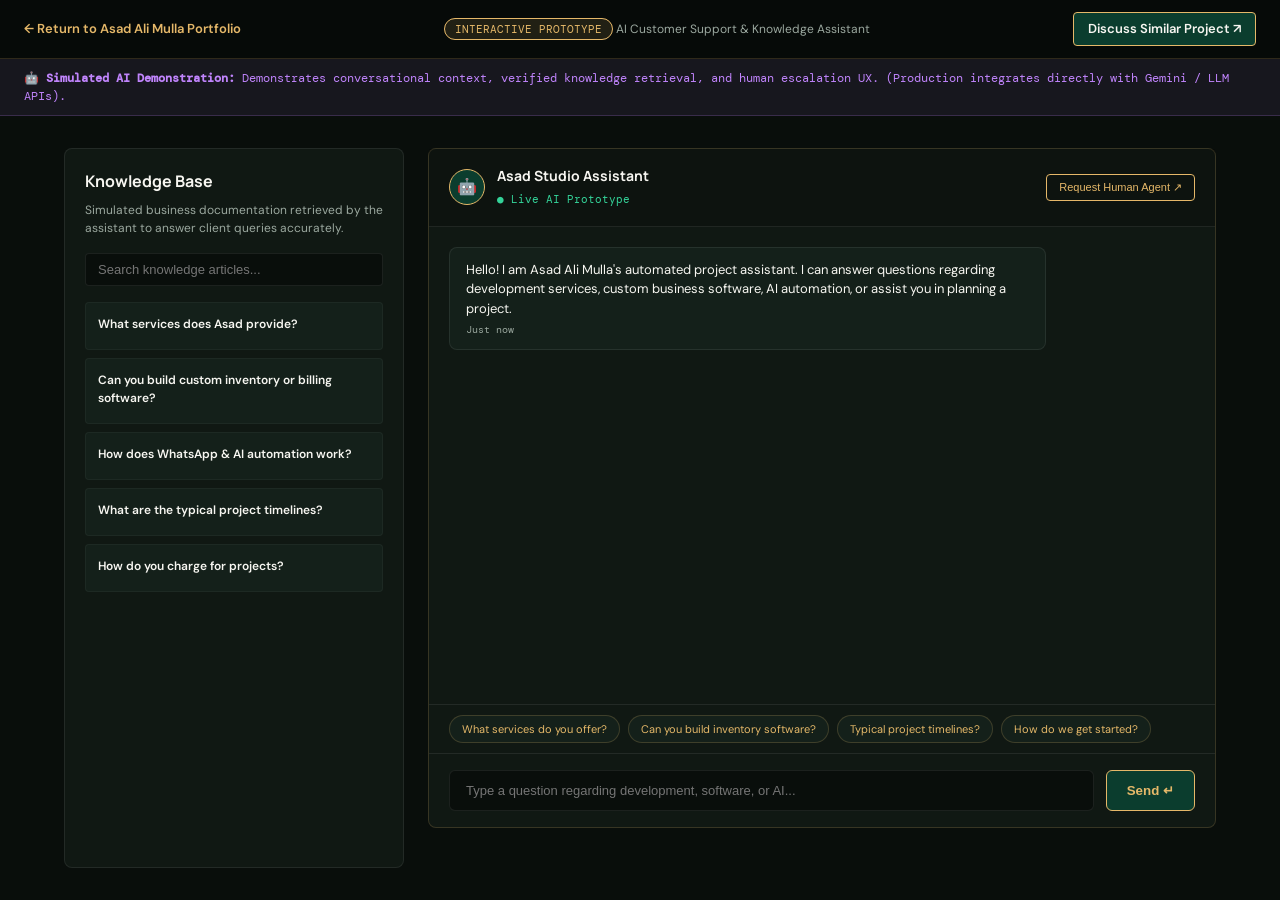
<file: demos/ai-support-assistant.html>
<!doctype html>
<html lang="en">
<head>
  <meta charset="utf-8">
  <meta name="viewport" content="width=device-width, initial-scale=1">
  <title>AI Customer Support Assistant — Interactive Demo | Asad Ali Mulla</title>
  <meta name="description" content="Interactive simulated demonstration of an AI Customer Support & Knowledge Assistant interface by Asad Ali Mulla.">
  <link rel="preconnect" href="https://fonts.googleapis.com">
  <link rel="preconnect" href="https://fonts.gstatic.com" crossorigin>
  <link rel="stylesheet" href="https://fonts.googleapis.com/css2?family=DM+Mono:wght@400;500&family=DM+Sans:wght@400;500;600;700&family=Manrope:wght@500;600;700;800&display=swap">
  <link rel="icon" href="../assets/favicon.svg" type="image/svg+xml">
  <style>
    :root {
      --bg: #090e0b;
      --card-bg: #101813;
      --card-alt: #14201a;
      --border: rgba(229, 184, 105, 0.18);
      --border-light: rgba(255, 255, 255, 0.08);
      --ink: #f7f6f1;
      --muted: #9ba89f;
      --gold: #e5b869;
      --emerald: #10b981;
      --emerald-dark: #0b3d2e;
      --blue: #38bdf8;
      --font-display: 'Manrope', -apple-system, sans-serif;
      --font-body: 'DM Sans', -apple-system, sans-serif;
      --font-mono: 'DM Mono', monospace;
    }
    * { box-sizing: border-box; margin: 0; padding: 0; }
    body { background: var(--bg); color: var(--ink); font-family: var(--font-body); line-height: 1.5; min-height: 100vh; display: flex; flex-direction: column; }

    .demo-topbar {
      background: #060a08;
      border-bottom: 1px solid var(--border);
      padding: 12px 24px;
      display: flex;
      align-items: center;
      justify-content: space-between;
      font-size: 13px;
      position: sticky; top: 0; z-index: 100;
    }
    .demo-topbar a { color: var(--gold); text-decoration: none; font-weight: 600; display: inline-flex; align-items: center; gap: 6px; }
    .demo-prototype-pill {
      background: rgba(229, 184, 105, 0.12);
      border: 1px solid var(--gold);
      color: var(--gold);
      padding: 3px 10px;
      border-radius: 99px;
      font-family: var(--font-mono);
      font-size: 11px;
      text-transform: uppercase;
    }
    .demo-contact-cta { background: var(--emerald-dark); border: 1px solid var(--gold); color: #f7f6f1 !important; padding: 6px 14px; border-radius: 4px; }
    .demo-contact-cta:hover { background: var(--gold); color: #060a08 !important; }

    .demo-notice {
      background: rgba(192, 132, 252, 0.08);
      border-bottom: 1px solid rgba(192, 132, 252, 0.2);
      padding: 10px 24px;
      font-size: 12px;
      font-family: var(--font-mono);
      color: #c084fc;
      display: flex;
      align-items: center;
      justify-content: space-between;
    }

    .app-container { max-width: 1200px; width: 100%; margin: 0 auto; padding: 32px 24px; flex: 1; display: grid; grid-template-columns: 340px 1fr; gap: 24px; }
    @media (max-width: 900px) { .app-container { grid-template-columns: 1fr; } }

    /* Sidebar / Knowledge Base */
    .kb-sidebar { background: var(--card-bg); border: 1px solid var(--border-light); border-radius: 8px; padding: 20px; display: flex; flex-direction: column; }
    .kb-title { font-family: var(--font-display); font-size: 16px; font-weight: 700; margin-bottom: 8px; }
    .kb-desc { font-size: 12px; color: var(--muted); margin-bottom: 16px; }
    .kb-search { background: #090e0b; border: 1px solid var(--border-light); color: var(--ink); padding: 8px 12px; border-radius: 4px; font-size: 13px; margin-bottom: 16px; outline: none; width: 100%; }
    .kb-search:focus { border-color: var(--gold); }
    .faq-list { display: flex; flex-direction: column; gap: 8px; overflow-y: auto; flex: 1; max-height: 440px; }
    .faq-card { background: var(--card-alt); border: 1px solid rgba(255,255,255,0.04); border-radius: 4px; padding: 12px; cursor: pointer; transition: all 0.2s; font-size: 12px; }
    .faq-card:hover { border-color: var(--gold); background: rgba(229,184,105,0.04); }
    .faq-q { font-weight: 600; color: var(--ink); margin-bottom: 4px; }
    .faq-a { color: var(--muted); display: none; margin-top: 6px; font-size: 11px; line-height: 1.5; }
    .faq-card.open .faq-a { display: block; }

    /* Chat Area */
    .chat-panel { background: var(--card-bg); border: 1px solid var(--border); border-radius: 8px; display: flex; flex-direction: column; height: 680px; }
    .chat-header {
      padding: 16px 20px;
      border-bottom: 1px solid var(--border-light);
      display: flex;
      justify-content: space-between;
      align-items: center;
      background: rgba(0,0,0,0.2);
    }
    .bot-profile { display: flex; align-items: center; gap: 12px; }
    .bot-avatar { width: 36px; height: 36px; border-radius: 50%; background: var(--emerald-dark); border: 1px solid var(--gold); display: flex; align-items: center; justify-content: center; font-size: 16px; }
    .bot-info h3 { font-family: var(--font-display); font-size: 14px; font-weight: 700; margin: 0; }
    .bot-status { font-size: 11px; color: #34d399; font-family: var(--font-mono); }

    .chat-messages { flex: 1; padding: 20px; overflow-y: auto; display: flex; flex-direction: column; gap: 16px; }
    .msg { display: flex; gap: 10px; max-width: 80%; }
    .msg-bot { align-self: flex-start; }
    .msg-user { align-self: flex-end; flex-direction: row-reverse; }
    .msg-bubble {
      padding: 12px 16px;
      border-radius: 8px;
      font-size: 13px;
      line-height: 1.5;
    }
    .msg-bot .msg-bubble { background: var(--card-alt); border: 1px solid var(--border-light); color: var(--ink); }
    .msg-user .msg-bubble { background: var(--emerald-dark); border: 1px solid var(--border); color: #f7f6f1; }
    .msg-time { font-family: var(--font-mono); font-size: 10px; color: var(--muted); margin-top: 4px; display: block; }

    /* Quick Prompts */
    .quick-prompts { display: flex; gap: 8px; overflow-x: auto; padding: 10px 20px; border-top: 1px solid var(--border-light); }
    .prompt-chip {
      background: var(--card-alt);
      border: 1px solid rgba(229,184,105,0.2);
      color: var(--gold);
      font-size: 11px;
      font-family: var(--font-body);
      padding: 6px 12px;
      border-radius: 20px;
      cursor: pointer;
      white-space: nowrap;
      transition: all 0.2s;
    }
    .prompt-chip:hover { background: var(--gold); color: #060a08; }

    /* Input area */
    .chat-input-bar {
      padding: 16px 20px;
      border-top: 1px solid var(--border-light);
      display: flex;
      gap: 12px;
    }
    .chat-input {
      flex: 1;
      background: #090e0b;
      border: 1px solid var(--border-light);
      color: var(--ink);
      padding: 12px 16px;
      border-radius: 6px;
      font-size: 13px;
      outline: none;
    }
    .chat-input:focus { border-color: var(--gold); }
    .send-btn {
      background: var(--emerald-dark);
      border: 1px solid var(--gold);
      color: var(--gold);
      padding: 0 20px;
      border-radius: 6px;
      font-weight: 700;
      cursor: pointer;
      transition: all 0.2s;
    }
    .send-btn:hover { background: var(--gold); color: #060a08; }

    .typing-indicator { display: none; gap: 4px; align-items: center; padding: 8px 12px; background: var(--card-alt); border-radius: 12px; width: fit-content; font-size: 11px; color: var(--muted); }
    .typing-dot { width: 6px; height: 6px; background: var(--gold); border-radius: 50%; animation: blink 1.4s infinite both; }
    .typing-dot:nth-child(2) { animation-delay: 0.2s; }
    .typing-dot:nth-child(3) { animation-delay: 0.4s; }
    @keyframes blink { 0%, 80%, 100% { opacity: 0.2; } 40% { opacity: 1; } }

    .escalate-btn {
      background: transparent;
      border: 1px solid var(--gold);
      color: var(--gold);
      padding: 6px 12px;
      border-radius: 4px;
      font-size: 11px;
      cursor: pointer;
      transition: all 0.2s;
    }
    .escalate-btn:hover { background: var(--gold); color: #060a08; }
  </style>
</head>
<body>

  <header class="demo-topbar">
    <a href="../index.html#work">← Return to Asad Ali Mulla Portfolio</a>
    <div class="demo-badge-wrap">
      <span class="demo-prototype-pill">Interactive Prototype</span>
      <span style="color: var(--muted); font-size: 12px;">AI Customer Support &amp; Knowledge Assistant</span>
    </div>
    <a href="../index.html#connect" class="demo-contact-cta">Discuss Similar Project ↗</a>
  </header>

  <aside class="demo-notice">
    <span>🤖 <strong>Simulated AI Demonstration:</strong> Demonstrates conversational context, verified knowledge retrieval, and human escalation UX. (Production integrates directly with Gemini / LLM APIs).</span>
  </aside>

  <main class="app-container">
    <!-- Left: Knowledge Base & FAQ Search -->
    <aside class="kb-sidebar">
      <h2 class="kb-title">Knowledge Base</h2>
      <p class="kb-desc">Simulated business documentation retrieved by the assistant to answer client queries accurately.</p>
      <input type="search" class="kb-search" id="kb-search" placeholder="Search knowledge articles...">
      <div class="faq-list" id="faq-list">
        <div class="faq-card" data-q="services offered">
          <div class="faq-q">What services does Asad provide?</div>
          <div class="faq-a">Asad specializes in 5 core areas: Website Development, Mobile App Development, Custom Business Software (Inventory, Billing, CRM), AI Automation &amp; Chatbots, and Data Analytics/BI.</div>
        </div>
        <div class="faq-card" data-q="inventory billing custom software">
          <div class="faq-q">Can you build custom inventory or billing software?</div>
          <div class="faq-a">Yes. Custom inventory tracking, GST-ready invoicing, purchase/sales ledgers, and responsive web or mobile portals tailored to exact business requirements.</div>
        </div>
        <div class="faq-card" data-q="whatsapp chatbot automation">
          <div class="faq-q">How does WhatsApp &amp; AI automation work?</div>
          <div class="faq-a">Automated customer enquiry handling, order status updates, lead capture, and instant FAQ answering integrated via official WhatsApp APIs and LLMs.</div>
        </div>
        <div class="faq-card" data-q="timelines delivery">
          <div class="faq-q">What are the typical project timelines?</div>
          <div class="faq-a">High-converting landing pages: 5–7 days. Full-stack business web applications &amp; prototypes: 2–4 weeks. Complex enterprise tools: 4–8 weeks based on scope.</div>
        </div>
        <div class="faq-card" data-q="pricing budget quotes">
          <div class="faq-q">How do you charge for projects?</div>
          <div class="faq-a">Projects are quoted on a transparent, milestone-based fixed scope or dedicated retainer, customized to your scale and timeline.</div>
        </div>
      </div>
    </aside>

    <!-- Right: Chat Assistant Panel -->
    <section class="chat-panel">
      <div class="chat-header">
        <div class="bot-profile">
          <div class="bot-avatar">🤖</div>
          <div class="bot-info">
            <h3>Asad Studio Assistant</h3>
            <span class="bot-status">● Live AI Prototype</span>
          </div>
        </div>
        <button type="button" class="escalate-btn" id="escalate-btn">Request Human Agent ↗</button>
      </div>

      <div class="chat-messages" id="chat-messages">
        <div class="msg msg-bot">
          <div class="msg-bubble">
            Hello! I am Asad Ali Mulla's automated project assistant. I can answer questions regarding development services, custom business software, AI automation, or assist you in planning a project.
            <span class="msg-time">Just now</span>
          </div>
        </div>
      </div>

      <div class="typing-indicator" id="typing-indicator">
        <span>Assistant is typing</span>
        <div class="typing-dot"></div>
        <div class="typing-dot"></div>
        <div class="typing-dot"></div>
      </div>

      <!-- Quick prompts -->
      <div class="quick-prompts">
        <button type="button" class="prompt-chip" data-text="What services do you offer?">What services do you offer?</button>
        <button type="button" class="prompt-chip" data-text="Can you build a custom inventory & billing system?">Can you build inventory software?</button>
        <button type="button" class="prompt-chip" data-text="What are typical project timelines?">Typical project timelines?</button>
        <button type="button" class="prompt-chip" data-text="How can we get started on a project?">How do we get started?</button>
      </div>

      <!-- Input Bar -->
      <form class="chat-input-bar" id="chat-form">
        <input type="text" class="chat-input" id="chat-input" placeholder="Type a question regarding development, software, or AI..." autocomplete="off">
        <button type="submit" class="send-btn">Send ↵</button>
      </form>
    </section>
  </main>

  <script>
    const KNOWLEDGE_RESPONSES = [
      {
        triggers: ["service", "what do you do", "offer", "help"],
        reply: "Asad provides end-to-end technical execution across 5 key pillars:\n1. 🌐 Website Development (Corporate sites, landing pages, high-conversion web apps)\n2. 📱 Mobile Applications (Android, cross-platform apps)\n3. ⚙️ Custom Business Software (Inventory, GST billing, CRM, admin portals)\n4. 🤖 AI Automation & Chatbots (Customer support bots, WhatsApp workflows, document processing)\n5. 📊 Data Analytics & BI (Power BI dashboards, automated reporting, ML predictive models)."
      },
      {
        triggers: ["inventory", "billing", "gst", "invoice", "stock", "crm"],
        reply: "Yes! Custom business software is one of Asad's core specialties. He builds lightweight, responsive systems with live inventory tracking, SKU alerts, GST sequential PDF invoices, purchase ledgers, and exportable business analytics. Check the interactive Inventory demo in the portfolio!"
      },
      {
        triggers: ["timeline", "time", "how long", "delivery", "duration"],
        reply: "Timelines depend on project complexity:\n• Professional business websites: 5–10 business days.\n• Custom business software & prototypes: 2–4 weeks.\n• AI automation & chatbot integrations: 1–3 weeks.\nEvery engagement includes milestone checkpoints and transparent demos."
      },
      {
        triggers: ["start", "begin", "hire", "contact", "pricing", "cost", "quote"],
        reply: "To discuss your requirements or receive a project proposal, click 'Request Human Agent' above or submit your requirements on Asad's direct enquiry form. You can also email directly at aliasadcivil007@gmail.com."
      },
      {
        triggers: ["whatsapp", "bot", "ai", "automation"],
        reply: "Asad designs AI customer assistants, WhatsApp automated communication flows, and document classification pipelines that save hours of repetitive work for businesses."
      }
    ];

    const messagesContainer = document.querySelector("#chat-messages");
    const chatForm = document.querySelector("#chat-form");
    const chatInput = document.querySelector("#chat-input");
    const typingIndicator = document.querySelector("#typing-indicator");

    function addMessage(text, isUser = false) {
      const msgDiv = document.createElement("div");
      msgDiv.className = `msg ${isUser ? "msg-user" : "msg-bot"}`;
      const now = new Date().toLocaleTimeString([], { hour: '2-digit', minute: '2-digit' });
      msgDiv.innerHTML = `
        <div class="msg-bubble">
          ${text.replace(/\n/g, "<br>")}
          <span class="msg-time">${now}</span>
        </div>
      `;
      messagesContainer.appendChild(msgDiv);
      messagesContainer.scrollTop = messagesContainer.scrollHeight;
    }

    function generateResponse(userText) {
      typingIndicator.style.display = "flex";
      messagesContainer.scrollTop = messagesContainer.scrollHeight;

      setTimeout(() => {
        typingIndicator.style.display = "none";
        const q = userText.toLowerCase();
        let matched = KNOWLEDGE_RESPONSES.find(item => item.triggers.some(t => q.includes(t)));
        let reply = matched 
          ? matched.reply 
          : "Thank you for asking! Asad can tailor a custom solution to your specific business requirements. Would you like to connect directly or discuss project scope in detail?";
        addMessage(reply, false);
      }, 700);
    }

    chatForm.onsubmit = (e) => {
      e.preventDefault();
      const text = chatInput.value.trim();
      if (!text) return;
      addMessage(text, true);
      chatInput.value = "";
      generateResponse(text);
    };

    document.querySelectorAll(".prompt-chip").forEach(chip => {
      chip.onclick = () => {
        const text = chip.dataset.text;
        addMessage(text, true);
        generateResponse(text);
      };
    });

    document.querySelectorAll(".faq-card").forEach(card => {
      card.onclick = () => {
        card.classList.toggle("open");
      };
    });

    document.querySelector("#kb-search").addEventListener("input", (e) => {
      const q = e.target.value.toLowerCase();
      document.querySelectorAll(".faq-card").forEach(card => {
        const match = card.textContent.toLowerCase().includes(q);
        card.style.display = match ? "block" : "none";
      });
    });

    document.querySelector("#escalate-btn").onclick = () => {
      window.location.href = "../index.html#connect";
    };
  </script>
</body>
</html>
</file>
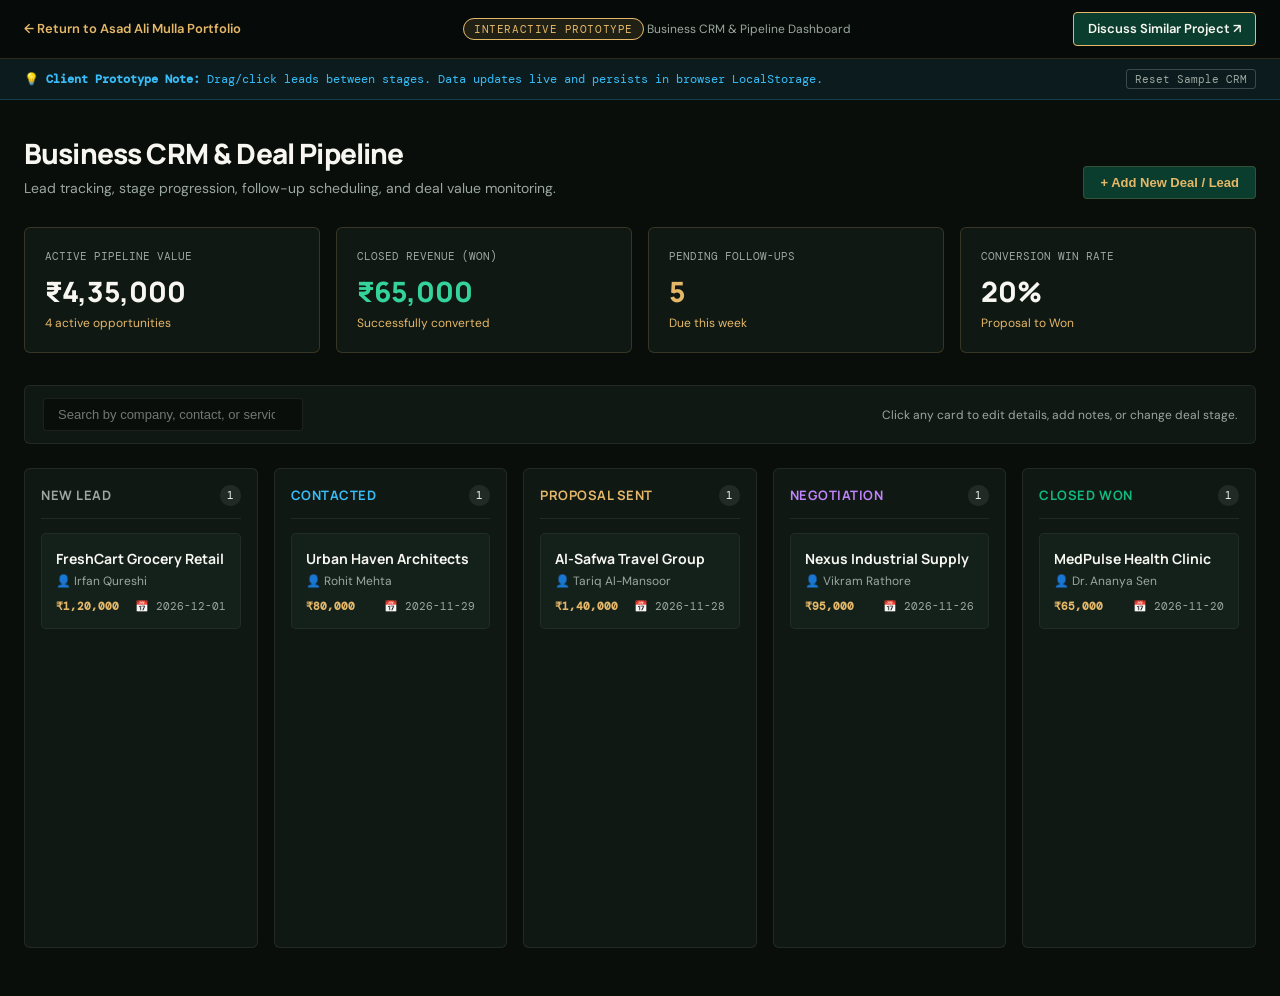
<file: demos/business-crm.html>
<!doctype html>
<html lang="en">
<head>
  <meta charset="utf-8">
  <meta name="viewport" content="width=device-width, initial-scale=1">
  <title>Business CRM Dashboard — Interactive Demo | Asad Ali Mulla</title>
  <meta name="description" content="Interactive prototype demonstration of a modern Business CRM & Lead Pipeline platform by Asad Ali Mulla.">
  <link rel="preconnect" href="https://fonts.googleapis.com">
  <link rel="preconnect" href="https://fonts.gstatic.com" crossorigin>
  <link rel="stylesheet" href="https://fonts.googleapis.com/css2?family=DM+Mono:wght@400;500&family=DM+Sans:wght@400;500;600;700&family=Manrope:wght@500;600;700;800&display=swap">
  <link rel="icon" href="../assets/favicon.svg" type="image/svg+xml">
  <style>
    :root {
      --bg: #090e0b;
      --card-bg: #101813;
      --card-alt: #14201a;
      --border: rgba(229, 184, 105, 0.18);
      --border-light: rgba(255, 255, 255, 0.08);
      --ink: #f7f6f1;
      --muted: #9ba89f;
      --gold: #e5b869;
      --emerald: #10b981;
      --emerald-dark: #0b3d2e;
      --blue: #38bdf8;
      --purple: #c084fc;
      --font-display: 'Manrope', -apple-system, sans-serif;
      --font-body: 'DM Sans', -apple-system, sans-serif;
      --font-mono: 'DM Mono', monospace;
    }
    * { box-sizing: border-box; margin: 0; padding: 0; }
    body { background: var(--bg); color: var(--ink); font-family: var(--font-body); line-height: 1.5; min-height: 100vh; display: flex; flex-direction: column; }
    
    .demo-topbar {
      background: #060a08;
      border-bottom: 1px solid var(--border);
      padding: 12px 24px;
      display: flex;
      align-items: center;
      justify-content: space-between;
      font-size: 13px;
      position: sticky; top: 0; z-index: 100;
    }
    .demo-topbar a { color: var(--gold); text-decoration: none; font-weight: 600; display: inline-flex; align-items: center; gap: 6px; }
    .demo-prototype-pill {
      background: rgba(229, 184, 105, 0.12);
      border: 1px solid var(--gold);
      color: var(--gold);
      padding: 3px 10px;
      border-radius: 99px;
      font-family: var(--font-mono);
      font-size: 11px;
      text-transform: uppercase;
      letter-spacing: 0.05em;
    }
    .demo-contact-cta { background: var(--emerald-dark); border: 1px solid var(--gold); color: #f7f6f1 !important; padding: 6px 14px; border-radius: 4px; transition: all 0.2s; }
    .demo-contact-cta:hover { background: var(--gold); color: #060a08 !important; }

    .demo-notice {
      background: rgba(56, 189, 248, 0.08);
      border-bottom: 1px solid rgba(56, 189, 248, 0.2);
      padding: 10px 24px;
      font-size: 12px;
      font-family: var(--font-mono);
      color: #38bdf8;
      display: flex;
      align-items: center;
      justify-content: space-between;
    }
    .reset-btn { background: none; border: 1px solid rgba(255,255,255,0.2); color: var(--muted); padding: 2px 8px; border-radius: 3px; cursor: pointer; font-family: var(--font-mono); font-size: 11px; }
    .reset-btn:hover { color: var(--ink); border-color: var(--gold); }

    .app-container { max-width: 1400px; width: 100%; margin: 0 auto; padding: 32px 24px; flex: 1; }
    .app-header { display: flex; justify-content: space-between; align-items: flex-end; margin-bottom: 28px; flex-wrap: wrap; gap: 16px; }
    .app-title h1 { font-family: var(--font-display); font-size: 28px; font-weight: 800; color: var(--ink); letter-spacing: -0.03em; }
    .app-title p { color: var(--muted); font-size: 14px; margin-top: 4px; }

    /* KPI Grid */
    .kpi-grid { display: grid; grid-template-columns: repeat(auto-fit, minmax(240px, 1fr)); gap: 16px; margin-bottom: 32px; }
    .kpi-card { background: var(--card-bg); border: 1px solid var(--border); border-radius: 6px; padding: 20px; }
    .kpi-label { font-family: var(--font-mono); font-size: 11px; text-transform: uppercase; color: var(--muted); }
    .kpi-value { font-family: var(--font-display); font-size: 28px; font-weight: 800; color: var(--ink); margin: 6px 0 2px; }
    .kpi-sub { font-size: 12px; color: var(--gold); }

    /* Controls bar */
    .controls-bar {
      display: flex;
      justify-content: space-between;
      align-items: center;
      margin-bottom: 24px;
      flex-wrap: wrap;
      gap: 12px;
      background: var(--card-bg);
      border: 1px solid var(--border-light);
      padding: 12px 18px;
      border-radius: 6px;
    }
    .search-input {
      background: #090e0b;
      border: 1px solid var(--border-light);
      color: var(--ink);
      padding: 8px 14px;
      border-radius: 4px;
      font-size: 13px;
      outline: none;
      min-width: 260px;
    }
    .search-input:focus { border-color: var(--gold); }
    .btn {
      background: var(--emerald-dark);
      border: 1px solid var(--border);
      color: var(--gold);
      padding: 8px 16px;
      border-radius: 4px;
      font-size: 13px;
      font-weight: 600;
      cursor: pointer;
      display: inline-flex;
      align-items: center;
      gap: 6px;
      transition: all 0.2s;
    }
    .btn:hover { background: var(--gold); color: #060a08; }

    /* Pipeline Kanban Board */
    .pipeline-board {
      display: grid;
      grid-template-columns: repeat(5, 1fr);
      gap: 16px;
      align-items: start;
      overflow-x: auto;
      padding-bottom: 16px;
    }
    @media (max-width: 1100px) {
      .pipeline-board { grid-template-columns: repeat(5, 280px); }
    }
    .pipeline-column {
      background: var(--card-bg);
      border: 1px solid var(--border-light);
      border-radius: 6px;
      padding: 16px;
      min-height: 480px;
      display: flex;
      flex-direction: column;
    }
    .column-header {
      display: flex;
      justify-content: space-between;
      align-items: center;
      padding-bottom: 12px;
      margin-bottom: 14px;
      border-bottom: 1px solid var(--border-light);
    }
    .column-title { font-family: var(--font-display); font-size: 13px; font-weight: 700; text-transform: uppercase; letter-spacing: 0.04em; }
    .column-count { font-family: var(--font-mono); font-size: 11px; background: rgba(255,255,255,0.08); padding: 2px 7px; border-radius: 10px; }

    /* Lead Card */
    .lead-card {
      background: var(--card-alt);
      border: 1px solid rgba(255,255,255,0.06);
      border-radius: 5px;
      padding: 14px;
      margin-bottom: 12px;
      cursor: pointer;
      transition: all 0.2s;
    }
    .lead-card:hover { border-color: var(--gold); transform: translateY(-2px); box-shadow: 0 4px 12px rgba(0,0,0,0.3); }
    .lead-company { font-family: var(--font-display); font-size: 14px; font-weight: 700; color: var(--ink); }
    .lead-contact { font-size: 12px; color: var(--muted); margin: 3px 0 8px; }
    .lead-meta { display: flex; justify-content: space-between; align-items: center; font-size: 11px; font-family: var(--font-mono); }
    .lead-val { color: var(--gold); font-weight: 600; }
    .lead-date { color: var(--muted); }

    /* Lead Detail Drawer / Modal */
    .modal-overlay {
      position: fixed; top: 0; left: 0; right: 0; bottom: 0;
      background: rgba(0, 0, 0, 0.8);
      backdrop-filter: blur(4px);
      display: flex; align-items: center; justify-content: center;
      padding: 20px; z-index: 1000;
    }
    .modal-box {
      background: var(--card-bg);
      border: 1px solid var(--border);
      border-radius: 8px;
      width: 100%; max-width: 600px; max-height: 90vh;
      overflow-y: auto; padding: 28px;
    }
    .form-grid { display: grid; grid-template-columns: 1fr 1fr; gap: 14px; margin-bottom: 18px; }
    .form-group { display: flex; flex-direction: column; gap: 6px; }
    .form-group.full { grid-column: span 2; }
    .form-group label { font-family: var(--font-mono); font-size: 11px; color: var(--muted); text-transform: uppercase; }
    .form-group input, .form-group select, .form-group textarea {
      background: #090e0b; border: 1px solid var(--border-light); padding: 10px 12px; color: var(--ink); border-radius: 4px; font-size: 13px; font-family: var(--font-body); outline: none;
    }
    .form-group input:focus, .form-group select:focus, .form-group textarea:focus { border-color: var(--gold); }
    .modal-footer { display: flex; justify-content: flex-end; gap: 10px; margin-top: 20px; border-top: 1px solid var(--border-light); padding-top: 16px; }

    .activity-log { margin-top: 20px; border-top: 1px solid var(--border-light); padding-top: 16px; }
    .activity-item { font-size: 12px; padding: 8px 0; border-bottom: 1px solid rgba(255,255,255,0.04); display: flex; justify-content: space-between; }
  </style>
</head>
<body>

  <header class="demo-topbar">
    <a href="../index.html#work">← Return to Asad Ali Mulla Portfolio</a>
    <div class="demo-badge-wrap">
      <span class="demo-prototype-pill">Interactive Prototype</span>
      <span style="color: var(--muted); font-size: 12px;">Business CRM &amp; Pipeline Dashboard</span>
    </div>
    <a href="../index.html#connect" class="demo-contact-cta">Discuss Similar Project ↗</a>
  </header>

  <aside class="demo-notice">
    <span>💡 <strong>Client Prototype Note:</strong> Drag/click leads between stages. Data updates live and persists in browser LocalStorage.</span>
    <button type="button" class="reset-btn" id="crm-reset-btn">Reset Sample CRM</button>
  </aside>

  <main class="app-container">
    <div class="app-header">
      <div class="app-title">
        <h1>Business CRM &amp; Deal Pipeline</h1>
        <p>Lead tracking, stage progression, follow-up scheduling, and deal value monitoring.</p>
      </div>
      <button type="button" class="btn" id="open-add-lead-btn">+ Add New Deal / Lead</button>
    </div>

    <!-- KPIs -->
    <section class="kpi-grid">
      <div class="kpi-card">
        <div class="kpi-label">Active Pipeline Value</div>
        <div class="kpi-value" id="kpi-pipeline-val">₹0</div>
        <div class="kpi-sub" id="kpi-active-deals">0 active deals</div>
      </div>
      <div class="kpi-card">
        <div class="kpi-label">Closed Revenue (Won)</div>
        <div class="kpi-value" id="kpi-won-val" style="color: #34d399;">₹0</div>
        <div class="kpi-sub">Successfully converted</div>
      </div>
      <div class="kpi-card">
        <div class="kpi-label">Pending Follow-ups</div>
        <div class="kpi-value" id="kpi-followup-count" style="color: var(--gold);">0</div>
        <div class="kpi-sub">Due this week</div>
      </div>
      <div class="kpi-card">
        <div class="kpi-label">Conversion Win Rate</div>
        <div class="kpi-value" id="kpi-win-rate">0%</div>
        <div class="kpi-sub">Proposal to Won</div>
      </div>
    </section>

    <!-- Search Controls -->
    <div class="controls-bar">
      <input type="search" class="search-input" id="crm-search" placeholder="Search by company, contact, or service...">
      <div style="font-size: 12px; color: var(--muted);">Click any card to edit details, add notes, or change deal stage.</div>
    </div>

    <!-- Pipeline Stages -->
    <div class="pipeline-board" id="pipeline-board">
      <div class="pipeline-column" data-stage="New Lead">
        <div class="column-header">
          <span class="column-title" style="color: var(--muted);">New Lead</span>
          <span class="column-count" id="count-new">0</span>
        </div>
        <div class="column-cards" id="cards-new"></div>
      </div>

      <div class="pipeline-column" data-stage="Contacted">
        <div class="column-header">
          <span class="column-title" style="color: var(--blue);">Contacted</span>
          <span class="column-count" id="count-contacted">0</span>
        </div>
        <div class="column-cards" id="cards-contacted"></div>
      </div>

      <div class="pipeline-column" data-stage="Proposal Sent">
        <div class="column-header">
          <span class="column-title" style="color: var(--gold);">Proposal Sent</span>
          <span class="column-count" id="count-proposal">0</span>
        </div>
        <div class="column-cards" id="cards-proposal"></div>
      </div>

      <div class="pipeline-column" data-stage="Negotiation">
        <div class="column-header">
          <span class="column-title" style="color: var(--purple);">Negotiation</span>
          <span class="column-count" id="count-negotiation">0</span>
        </div>
        <div class="column-cards" id="cards-negotiation"></div>
      </div>

      <div class="pipeline-column" data-stage="Closed Won">
        <div class="column-header">
          <span class="column-title" style="color: var(--emerald);">Closed Won</span>
          <span class="column-count" id="count-won">0</span>
        </div>
        <div class="column-cards" id="cards-won"></div>
      </div>
    </div>
  </main>

  <!-- Add/Edit Lead Modal -->
  <div class="modal-overlay" id="lead-modal" style="display: none;">
    <div class="modal-box">
      <h3 id="modal-lead-title">Add Client Lead</h3>
      <form id="lead-form">
        <input type="hidden" id="lead-id">
        <div class="form-grid">
          <div class="form-group">
            <label for="lead-company">Company / Client Name *</label>
            <input type="text" id="lead-company" required placeholder="e.g. Meridian Logistics">
          </div>
          <div class="form-group">
            <label for="lead-contact">Primary Contact Person *</label>
            <input type="text" id="lead-contact" required placeholder="e.g. Sarah Jenkins">
          </div>
          <div class="form-group">
            <label for="lead-email">Email Address</label>
            <input type="email" id="lead-email" placeholder="e.g. sarah@meridian.com">
          </div>
          <div class="form-group">
            <label for="lead-phone">WhatsApp / Phone</label>
            <input type="tel" id="lead-phone" placeholder="e.g. +91 98765 43210">
          </div>
          <div class="form-group">
            <label for="lead-value">Deal Value (₹) *</label>
            <input type="number" id="lead-value" min="0" required placeholder="85000">
          </div>
          <div class="form-group">
            <label for="lead-stage">Pipeline Stage *</label>
            <select id="lead-stage">
              <option value="New Lead">New Lead</option>
              <option value="Contacted">Contacted</option>
              <option value="Proposal Sent">Proposal Sent</option>
              <option value="Negotiation">Negotiation</option>
              <option value="Closed Won">Closed Won</option>
            </select>
          </div>
          <div class="form-group full">
            <label for="lead-followup">Follow-Up Date</label>
            <input type="date" id="lead-followup">
          </div>
          <div class="form-group full">
            <label for="lead-notes">Project Scope &amp; Activity Notes</label>
            <textarea id="lead-notes" rows="3" placeholder="Client requirements, discussion points, or next action..."></textarea>
          </div>
        </div>
        <div class="modal-footer">
          <button type="button" class="btn" style="background: transparent; border-color: rgba(255,255,255,0.2); color: #fff;" id="close-lead-modal">Cancel</button>
          <button type="submit" class="btn">Save Deal</button>
        </div>
      </form>
    </div>
  </div>

  <script>
    const DEFAULT_LEADS = [
      { id: 1, company: "Al-Safwa Travel Group", contact: "Tariq Al-Mansoor", email: "tariq@alsafwa.sa", phone: "+966 50 123 4567", value: 140000, stage: "Proposal Sent", followUp: "2026-11-28", notes: "Discussed custom Hajj & Umrah booking engine with payment integration." },
      { id: 2, company: "Nexus Industrial Supply", contact: "Vikram Rathore", email: "vikram@nexusind.com", phone: "+91 98230 45678", value: 95000, stage: "Negotiation", followUp: "2026-11-26", notes: "Finalizing contract for B2B Inventory & GST invoicing software." },
      { id: 3, company: "MedPulse Health Clinic", contact: "Dr. Ananya Sen", email: "ananya@medpulse.in", phone: "+91 98450 11223", value: 65000, stage: "Closed Won", followUp: "2026-11-20", notes: "Appointment booking web application deployed and signed off." },
      { id: 4, company: "Urban Haven Architects", contact: "Rohit Mehta", email: "rohit@urbanhaven.com", phone: "+91 98110 99887", value: 80000, stage: "Contacted", followUp: "2026-11-29", notes: "Introductory demo call completed; preparing structural portfolio proposal." },
      { id: 5, company: "FreshCart Grocery Retail", contact: "Irfan Qureshi", email: "irfan@freshcart.com", phone: "+91 97654 32100", value: 120000, stage: "New Lead", followUp: "2026-12-01", notes: "Inquired via portfolio contact form regarding WhatsApp automated customer bot." }
    ];

    let leads = JSON.parse(localStorage.getItem("demo_crm_leads") || JSON.stringify(DEFAULT_LEADS));

    function formatINR(val) {
      return "₹" + Number(val).toLocaleString("en-IN");
    }

    function saveLeads() {
      localStorage.setItem("demo_crm_leads", JSON.stringify(leads));
      renderBoard();
      updateKPIs();
    }

    function updateKPIs() {
      const activeLeads = leads.filter(l => l.stage !== "Closed Won");
      const activeVal = activeLeads.reduce((acc, l) => acc + Number(l.value || 0), 0);
      const wonVal = leads.filter(l => l.stage === "Closed Won").reduce((acc, l) => acc + Number(l.value || 0), 0);
      const wonCount = leads.filter(l => l.stage === "Closed Won").length;
      const winRate = leads.length > 0 ? Math.round((wonCount / leads.length) * 100) : 0;

      document.querySelector("#kpi-pipeline-val").textContent = formatINR(activeVal);
      document.querySelector("#kpi-active-deals").textContent = `${activeLeads.length} active opportunities`;
      document.querySelector("#kpi-won-val").textContent = formatINR(wonVal);
      document.querySelector("#kpi-followup-count").textContent = leads.filter(l => l.followUp).length;
      document.querySelector("#kpi-win-rate").textContent = `${winRate}%`;
    }

    function renderBoard(query = "") {
      const stages = {
        "New Lead": { col: document.querySelector("#cards-new"), count: document.querySelector("#count-new"), items: [] },
        "Contacted": { col: document.querySelector("#cards-contacted"), count: document.querySelector("#count-contacted"), items: [] },
        "Proposal Sent": { col: document.querySelector("#cards-proposal"), count: document.querySelector("#count-proposal"), items: [] },
        "Negotiation": { col: document.querySelector("#cards-negotiation"), count: document.querySelector("#count-negotiation"), items: [] },
        "Closed Won": { col: document.querySelector("#cards-won"), count: document.querySelector("#count-won"), items: [] }
      };

      const filtered = leads.filter(l => {
        if (!query) return true;
        const q = query.toLowerCase();
        return (l.company && l.company.toLowerCase().includes(q)) ||
               (l.contact && l.contact.toLowerCase().includes(q)) ||
               (l.notes && l.notes.toLowerCase().includes(q));
      });

      filtered.forEach(lead => {
        if (stages[lead.stage]) stages[lead.stage].items.push(lead);
      });

      Object.keys(stages).forEach(key => {
        const stage = stages[key];
        stage.count.textContent = stage.items.length;
        stage.col.innerHTML = stage.items.map(l => `
          <div class="lead-card" onclick="openEditModal(${l.id})">
            <div class="lead-company">${l.company}</div>
            <div class="lead-contact">👤 ${l.contact}</div>
            <div class="lead-meta">
              <span class="lead-val">${formatINR(l.value)}</span>
              <span class="lead-date">${l.followUp ? '📅 ' + l.followUp : 'No follow-up'}</span>
            </div>
          </div>
        `).join("");
      });
    }

    const modal = document.querySelector("#lead-modal");
    document.querySelector("#open-add-lead-btn").onclick = () => {
      document.querySelector("#lead-form").reset();
      document.querySelector("#lead-id").value = "";
      document.querySelector("#modal-lead-title").textContent = "Add Client Deal / Lead";
      modal.style.display = "flex";
    };
    document.querySelector("#close-lead-modal").onclick = () => { modal.style.display = "none"; };

    window.openEditModal = function(id) {
      const l = leads.find(x => x.id === id);
      if (!l) return;
      document.querySelector("#lead-id").value = l.id;
      document.querySelector("#lead-company").value = l.company;
      document.querySelector("#lead-contact").value = l.contact;
      document.querySelector("#lead-email").value = l.email || "";
      document.querySelector("#lead-phone").value = l.phone || "";
      document.querySelector("#lead-value").value = l.value;
      document.querySelector("#lead-stage").value = l.stage;
      document.querySelector("#lead-followup").value = l.followUp || "";
      document.querySelector("#lead-notes").value = l.notes || "";
      document.querySelector("#modal-lead-title").textContent = `Edit Deal: ${l.company}`;
      modal.style.display = "flex";
    };

    document.querySelector("#lead-form").onsubmit = (e) => {
      e.preventDefault();
      const id = document.querySelector("#lead-id").value;
      const data = {
        company: document.querySelector("#lead-company").value.trim(),
        contact: document.querySelector("#lead-contact").value.trim(),
        email: document.querySelector("#lead-email").value.trim(),
        phone: document.querySelector("#lead-phone").value.trim(),
        value: Number(document.querySelector("#lead-value").value),
        stage: document.querySelector("#lead-stage").value,
        followUp: document.querySelector("#lead-followup").value,
        notes: document.querySelector("#lead-notes").value.trim()
      };

      if (id) {
        const idx = leads.findIndex(x => x.id === Number(id));
        if (idx !== -1) leads[idx] = { ...leads[idx], ...data };
      } else {
        leads.push({ id: Date.now(), ...data });
      }

      modal.style.display = "none";
      saveLeads();
    };

    document.querySelector("#crm-search").addEventListener("input", (e) => {
      renderBoard(e.target.value.trim());
    });

    document.querySelector("#crm-reset-btn").onclick = () => {
      if (confirm("Reset CRM sample pipeline data?")) {
        localStorage.removeItem("demo_crm_leads");
        leads = DEFAULT_LEADS.slice();
        saveLeads();
      }
    };

    updateKPIs();
    renderBoard();
  </script>
</body>
</html>
</file>
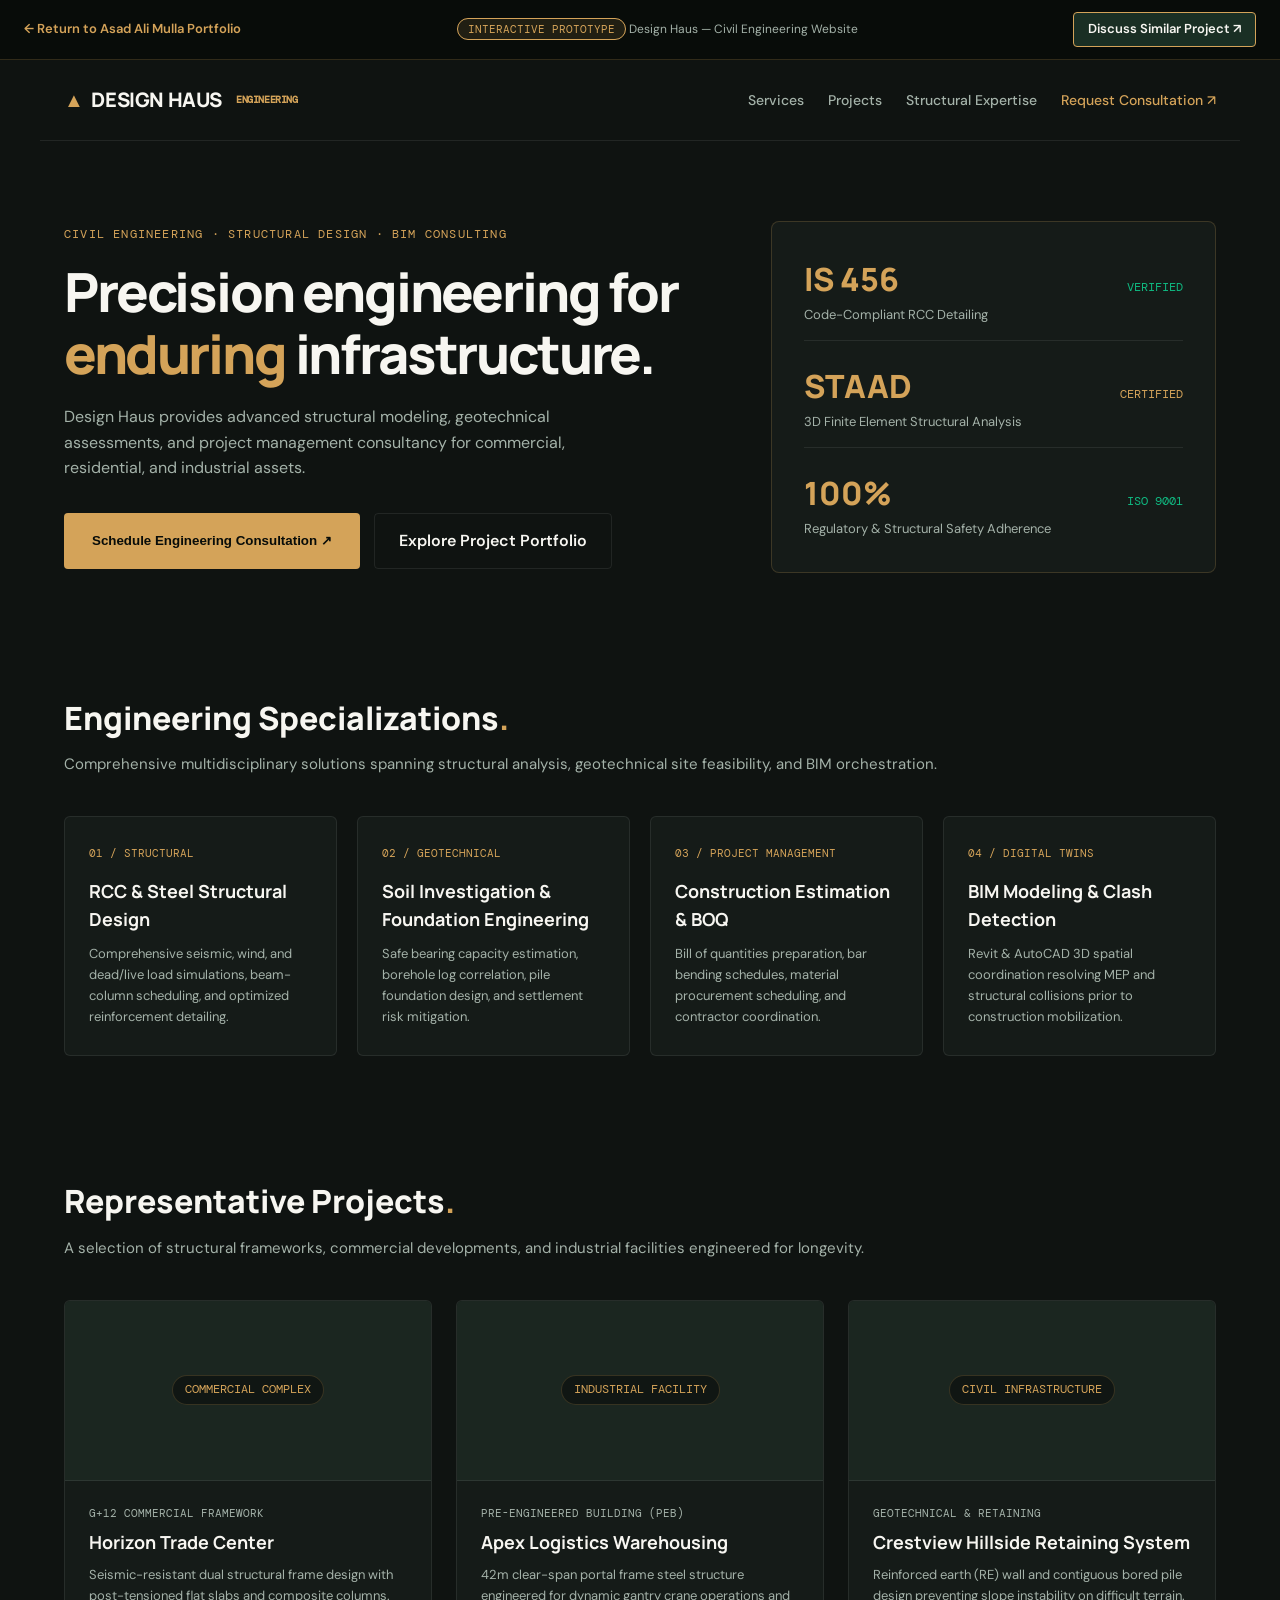
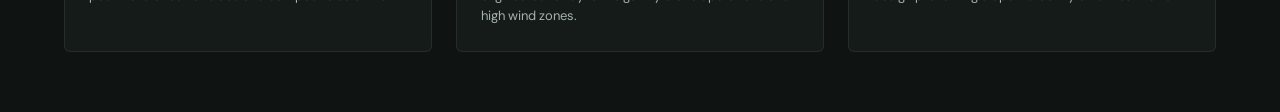
<file: demos/design-haus.html>
<!doctype html>
<html lang="en">
<head>
  <meta charset="utf-8">
  <meta name="viewport" content="width=device-width, initial-scale=1">
  <title>Design Haus Engineering &amp; Consultancy — Portfolio Demonstration | Asad Ali Mulla</title>
  <meta name="description" content="Corporate civil engineering and architectural consultancy website demonstration engineered by Asad Ali Mulla.">
  <link rel="preconnect" href="https://fonts.googleapis.com">
  <link rel="preconnect" href="https://fonts.gstatic.com" crossorigin>
  <link rel="stylesheet" href="https://fonts.googleapis.com/css2?family=DM+Mono:wght@400;500&family=DM+Sans:wght@400;500;600;700&family=Manrope:wght@500;600;700;800&display=swap">
  <link rel="icon" href="../assets/favicon.svg" type="image/svg+xml">
  <style>
    :root {
      --bg: #0f1311;
      --card-bg: #151b18;
      --card-alt: #1c2420;
      --ink: #f7f6f1;
      --muted: #a4b2a9;
      --gold: #d4a359;
      --bronze: #b87333;
      --emerald: #10b981;
      --border: rgba(212, 163, 89, 0.2);
      --border-light: rgba(255, 255, 255, 0.08);
      --font-display: 'Manrope', -apple-system, sans-serif;
      --font-body: 'DM Sans', -apple-system, sans-serif;
      --font-mono: 'DM Mono', monospace;
    }
    * { box-sizing: border-box; margin: 0; padding: 0; }
    body { background: var(--bg); color: var(--ink); font-family: var(--font-body); line-height: 1.6; }

    .demo-topbar {
      background: #080c09;
      border-bottom: 1px solid var(--border);
      padding: 12px 24px;
      display: flex;
      align-items: center;
      justify-content: space-between;
      font-size: 13px;
      position: sticky; top: 0; z-index: 100;
    }
    .demo-topbar a { color: var(--gold); text-decoration: none; font-weight: 600; display: inline-flex; align-items: center; gap: 6px; }
    .demo-prototype-pill {
      background: rgba(212, 163, 89, 0.12);
      border: 1px solid var(--gold);
      color: var(--gold);
      padding: 3px 10px;
      border-radius: 99px;
      font-family: var(--font-mono);
      font-size: 11px;
      text-transform: uppercase;
    }
    .demo-contact-cta { background: #1a2f24; border: 1px solid var(--gold); color: #f7f6f1 !important; padding: 6px 14px; border-radius: 4px; }
    .demo-contact-cta:hover { background: var(--gold); color: #080c09 !important; }

    /* Site Header */
    .site-nav {
      max-width: 1200px;
      margin: 0 auto;
      padding: 24px;
      display: flex;
      justify-content: space-between;
      align-items: center;
      border-bottom: 1px solid var(--border-light);
    }
    .brand { font-family: var(--font-display); font-size: 20px; font-weight: 800; letter-spacing: -0.02em; color: var(--ink); display: flex; align-items: center; gap: 8px; }
    .brand-mark { color: var(--gold); }
    .nav-links { display: flex; gap: 24px; font-size: 14px; font-weight: 500; }
    .nav-links a { color: var(--muted); text-decoration: none; transition: color 0.2s; }
    .nav-links a:hover { color: var(--gold); }

    /* Hero */
    .hero {
      max-width: 1200px;
      margin: 0 auto;
      padding: 80px 24px 60px;
      display: grid;
      grid-template-columns: 1.2fr 0.8fr;
      gap: 40px;
      align-items: center;
    }
    @media (max-width: 900px) { .hero { grid-template-columns: 1fr; padding: 50px 20px 40px; } }
    .hero-eyebrow { font-family: var(--font-mono); font-size: 12px; color: var(--gold); text-transform: uppercase; letter-spacing: 0.1em; margin-bottom: 16px; }
    .hero-title { font-family: var(--font-display); font-size: clamp(34px, 5vw, 54px); font-weight: 800; line-height: 1.15; letter-spacing: -0.04em; margin-bottom: 20px; }
    .hero-title em { font-style: normal; color: var(--gold); }
    .hero-desc { font-size: 16px; color: var(--muted); margin-bottom: 32px; max-width: 560px; }
    .hero-actions { display: flex; gap: 14px; flex-wrap: wrap; }
    .btn-gold { background: var(--gold); color: #080c09; padding: 14px 28px; border-radius: 4px; font-weight: 700; text-decoration: none; display: inline-flex; align-items: center; gap: 8px; border: none; cursor: pointer; transition: all 0.2s; }
    .btn-gold:hover { background: #e5b869; transform: translateY(-2px); }
    .btn-outline { background: transparent; border: 1px solid var(--border-light); color: var(--ink); padding: 14px 24px; border-radius: 4px; font-weight: 600; text-decoration: none; cursor: pointer; }
    .btn-outline:hover { border-color: var(--gold); }

    .hero-stats-card { background: var(--card-bg); border: 1px solid var(--border); border-radius: 8px; padding: 32px; display: flex; flex-direction: column; gap: 20px; }
    .stat-row { display: flex; justify-content: space-between; align-items: baseline; border-bottom: 1px solid var(--border-light); padding-bottom: 14px; }
    .stat-row:last-child { border: none; padding: 0; }
    .stat-num { font-family: var(--font-display); font-size: 32px; font-weight: 800; color: var(--gold); }
    .stat-label { font-size: 13px; color: var(--muted); }

    /* Services Section */
    .section-wrap { max-width: 1200px; margin: 0 auto; padding: 60px 24px; }
    .section-header { margin-bottom: 40px; }
    .section-header h2 { font-family: var(--font-display); font-size: 32px; font-weight: 800; margin-bottom: 8px; }
    .section-header p { color: var(--muted); font-size: 15px; }

    .services-grid { display: grid; grid-template-columns: repeat(auto-fit, minmax(260px, 1fr)); gap: 20px; }
    .service-box {
      background: var(--card-bg);
      border: 1px solid var(--border-light);
      border-radius: 6px;
      padding: 28px 24px;
      transition: all 0.2s;
    }
    .service-box:hover { border-color: var(--gold); transform: translateY(-3px); }
    .service-num { font-family: var(--font-mono); font-size: 11px; color: var(--gold); margin-bottom: 14px; display: block; }
    .service-box h3 { font-family: var(--font-display); font-size: 18px; font-weight: 700; margin-bottom: 10px; }
    .service-box p { font-size: 13px; color: var(--muted); line-height: 1.6; }

    /* Projects Showcase */
    .projects-grid { display: grid; grid-template-columns: repeat(auto-fit, minmax(340px, 1fr)); gap: 24px; }
    .project-card {
      background: var(--card-bg);
      border: 1px solid var(--border-light);
      border-radius: 6px;
      overflow: hidden;
      display: flex;
      flex-direction: column;
    }
    .project-thumb {
      height: 180px;
      background: #1b2620;
      border-bottom: 1px solid var(--border-light);
      display: flex;
      align-items: center;
      justify-content: center;
      position: relative;
    }
    .thumb-label { font-family: var(--font-mono); font-size: 12px; color: var(--gold); border: 1px solid var(--border); padding: 4px 12px; border-radius: 20px; background: rgba(0,0,0,0.4); }
    .project-info { padding: 24px; flex: 1; display: flex; flex-direction: column; }
    .project-category { font-family: var(--font-mono); font-size: 11px; color: var(--muted); text-transform: uppercase; margin-bottom: 6px; }
    .project-info h3 { font-family: var(--font-display); font-size: 18px; font-weight: 700; margin-bottom: 8px; }
    .project-info p { font-size: 13px; color: var(--muted); flex: 1; }

    /* Consultation Modal */
    .modal-overlay { position: fixed; top: 0; left: 0; right: 0; bottom: 0; background: rgba(0,0,0,0.85); backdrop-filter: blur(4px); display: none; align-items: center; justify-content: center; padding: 20px; z-index: 1000; }
    .modal-box { background: var(--card-bg); border: 1px solid var(--border); border-radius: 8px; max-width: 580px; width: 100%; padding: 32px; }
    .form-group { display: flex; flex-direction: column; gap: 6px; margin-bottom: 14px; }
    .form-group label { font-family: var(--font-mono); font-size: 11px; color: var(--muted); text-transform: uppercase; }
    .form-group input, .form-group select, .form-group textarea {
      background: #090e0b; border: 1px solid var(--border-light); padding: 10px 14px; color: var(--ink); border-radius: 4px; font-size: 13px; outline: none;
    }
    .form-group input:focus, .form-group select:focus, .form-group textarea:focus { border-color: var(--gold); }
  </style>
</head>
<body>

  <header class="demo-topbar">
    <a href="../index.html#work">← Return to Asad Ali Mulla Portfolio</a>
    <div class="demo-badge-wrap">
      <span class="demo-prototype-pill">Interactive Prototype</span>
      <span style="color: var(--muted); font-size: 12px;">Design Haus — Civil Engineering Website</span>
    </div>
    <a href="../index.html#connect" class="demo-contact-cta">Discuss Similar Project ↗</a>
  </header>

  <!-- Site Navigation -->
  <nav class="site-nav">
    <div class="brand"><span class="brand-mark">▲</span> DESIGN HAUS <small style="font-size: 10px; color: var(--gold); font-family: var(--font-mono); margin-left: 6px;">ENGINEERING</small></div>
    <div class="nav-links">
      <a href="#services">Services</a>
      <a href="#projects">Projects</a>
      <a href="#expertise">Structural Expertise</a>
      <a href="#contact" id="nav-consult-link" style="color: var(--gold);">Request Consultation ↗</a>
    </div>
  </nav>

  <!-- Hero Section -->
  <section class="hero">
    <div>
      <div class="hero-eyebrow">CIVIL ENGINEERING · STRUCTURAL DESIGN · BIM CONSULTING</div>
      <h1 class="hero-title">Precision engineering for <em>enduring</em> infrastructure.</h1>
      <p class="hero-desc">Design Haus provides advanced structural modeling, geotechnical assessments, and project management consultancy for commercial, residential, and industrial assets.</p>
      <div class="hero-actions">
        <button type="button" class="btn-gold" id="open-consult-btn">Schedule Engineering Consultation ↗</button>
        <a href="#projects" class="btn-outline">Explore Project Portfolio</a>
      </div>
    </div>
    <div class="hero-stats-card">
      <div class="stat-row">
        <div>
          <div class="stat-num">IS 456</div>
          <div class="stat-label">Code-Compliant RCC Detailing</div>
        </div>
        <div style="font-family: var(--font-mono); color: var(--emerald); font-size: 12px;">VERIFIED</div>
      </div>
      <div class="stat-row">
        <div>
          <div class="stat-num">STAAD</div>
          <div class="stat-label">3D Finite Element Structural Analysis</div>
        </div>
        <div style="font-family: var(--font-mono); color: var(--gold); font-size: 12px;">CERTIFIED</div>
      </div>
      <div class="stat-row">
        <div>
          <div class="stat-num">100%</div>
          <div class="stat-label">Regulatory &amp; Structural Safety Adherence</div>
        </div>
        <div style="font-family: var(--font-mono); color: var(--emerald); font-size: 12px;">ISO 9001</div>
      </div>
    </div>
  </section>

  <!-- Services Section -->
  <section class="section-wrap" id="services">
    <div class="section-header">
      <h2>Engineering Specializations<span style="color: var(--gold);">.</span></h2>
      <p>Comprehensive multidisciplinary solutions spanning structural analysis, geotechnical site feasibility, and BIM orchestration.</p>
    </div>
    <div class="services-grid">
      <article class="service-box">
        <span class="service-num">01 / STRUCTURAL</span>
        <h3>RCC &amp; Steel Structural Design</h3>
        <p>Comprehensive seismic, wind, and dead/live load simulations, beam-column scheduling, and optimized reinforcement detailing.</p>
      </article>
      <article class="service-box">
        <span class="service-num">02 / GEOTECHNICAL</span>
        <h3>Soil Investigation &amp; Foundation Engineering</h3>
        <p>Safe bearing capacity estimation, borehole log correlation, pile foundation design, and settlement risk mitigation.</p>
      </article>
      <article class="service-box">
        <span class="service-num">03 / PROJECT MANAGEMENT</span>
        <h3>Construction Estimation &amp; BOQ</h3>
        <p>Bill of quantities preparation, bar bending schedules, material procurement scheduling, and contractor coordination.</p>
      </article>
      <article class="service-box">
        <span class="service-num">04 / DIGITAL TWINS</span>
        <h3>BIM Modeling &amp; Clash Detection</h3>
        <p>Revit &amp; AutoCAD 3D spatial coordination resolving MEP and structural collisions prior to construction mobilization.</p>
      </article>
    </div>
  </section>

  <!-- Projects Section -->
  <section class="section-wrap" id="projects">
    <div class="section-header">
      <h2>Representative Projects<span style="color: var(--gold);">.</span></h2>
      <p>A selection of structural frameworks, commercial developments, and industrial facilities engineered for longevity.</p>
    </div>
    <div class="projects-grid">
      <div class="project-card">
        <div class="project-thumb"><span class="thumb-label">COMMERCIAL COMPLEX</span></div>
        <div class="project-info">
          <span class="project-category">G+12 Commercial Framework</span>
          <h3>Horizon Trade Center</h3>
          <p>Seismic-resistant dual structural frame design with post-tensioned flat slabs and composite columns.</p>
        </div>
      </div>
      <div class="project-card">
        <div class="project-thumb"><span class="thumb-label">INDUSTRIAL FACILITY</span></div>
        <div class="project-info">
          <span class="project-category">Pre-Engineered Building (PEB)</span>
          <h3>Apex Logistics Warehousing</h3>
          <p>42m clear-span portal frame steel structure engineered for dynamic gantry crane operations and high wind zones.</p>
        </div>
      </div>
      <div class="project-card">
        <div class="project-thumb"><span class="thumb-label">CIVIL INFRASTRUCTURE</span></div>
        <div class="project-info">
          <span class="project-category">Geotechnical &amp; Retaining</span>
          <h3>Crestview Hillside Retaining System</h3>
          <p>Reinforced earth (RE) wall and contiguous bored pile design preventing slope instability on difficult terrain.</p>
        </div>
      </div>
    </div>
  </section>

  <!-- Consultation Modal -->
  <div class="modal-overlay" id="consult-modal">
    <div class="modal-box">
      <h3 style="font-family: var(--font-display); font-size: 22px; margin-bottom: 8px;">Schedule Engineering Consultation</h3>
      <p style="font-size: 13px; color: var(--muted); margin-bottom: 20px;">Request a preliminary architectural or structural consultation for your development project.</p>
      <form id="consult-form">
        <div class="form-group">
          <label for="c-name">Full Name *</label>
          <input type="text" id="c-name" required placeholder="e.g. David Miller">
        </div>
        <div class="form-group">
          <label for="c-company">Organization / Firm</label>
          <input type="text" id="c-company" placeholder="e.g. Miller Real Estate Group">
        </div>
        <div class="form-group">
          <label for="c-email">Work Email *</label>
          <input type="email" id="c-email" required placeholder="david@millergroup.com">
        </div>
        <div class="form-group">
          <label for="c-type">Project Type *</label>
          <select id="c-type">
            <option value="Commercial Multi-Story">Commercial Multi-Story</option>
            <option value="Industrial Warehouse / PEB">Industrial Warehouse / PEB</option>
            <option value="Residential Development">Residential Development</option>
            <option value="Structural Audit / Retrofit">Structural Audit / Retrofit</option>
          </select>
        </div>
        <div class="form-group">
          <label for="c-notes">Project Location &amp; Scope Requirements</label>
          <textarea id="c-notes" rows="3" placeholder="Plot dimensions, tentative built-up area, or structural queries..."></textarea>
        </div>
        <div style="display: flex; justify-content: flex-end; gap: 10px; margin-top: 20px;">
          <button type="button" class="btn-outline" id="close-consult-modal">Cancel</button>
          <button type="submit" class="btn-gold">Submit Request ↗</button>
        </div>
      </form>
    </div>
  </div>

  <script>
    const modal = document.querySelector("#consult-modal");
    document.querySelector("#open-consult-btn").onclick = () => { modal.style.display = "flex"; };
    document.querySelector("#nav-consult-link").onclick = (e) => { e.preventDefault(); modal.style.display = "flex"; };
    document.querySelector("#close-consult-modal").onclick = () => { modal.style.display = "none"; };

    document.querySelector("#consult-form").onsubmit = (e) => {
      e.preventDefault();
      const name = document.querySelector("#c-name").value;
      alert(`Thank you, ${name}! Your consultation inquiry has been logged in this demonstration.`);
      modal.style.display = "none";
      document.querySelector("#consult-form").reset();
    };
  </script>
</body>
</html>
</file>
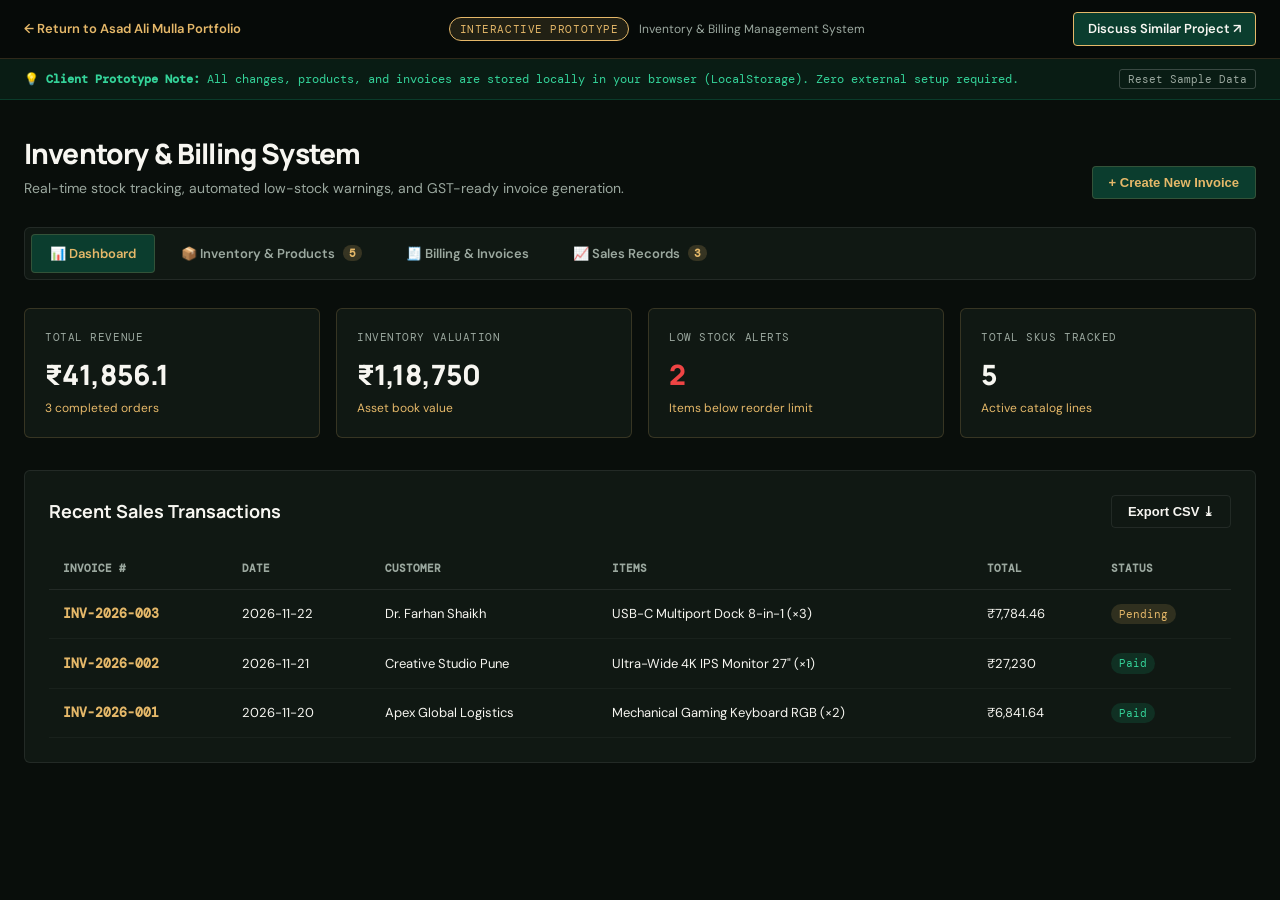
<file: demos/inventory-billing.html>
<!doctype html>
<html lang="en">
<head>
  <meta charset="utf-8">
  <meta name="viewport" content="width=device-width, initial-scale=1">
  <title>Inventory &amp; Billing Management System — Interactive Demo | Asad Ali Mulla</title>
  <meta name="description" content="Interactive prototype demonstration of a modern inventory tracking and GST billing management system by Asad Ali Mulla.">
  <link rel="preconnect" href="https://fonts.googleapis.com">
  <link rel="preconnect" href="https://fonts.gstatic.com" crossorigin>
  <link rel="stylesheet" href="https://fonts.googleapis.com/css2?family=DM+Mono:wght@400;500&family=DM+Sans:wght@400;500;600;700&family=Manrope:wght@500;600;700;800&display=swap">
  <link rel="icon" href="../assets/favicon.svg" type="image/svg+xml">
  <style>
    :root {
      --bg: #090e0b;
      --card-bg: #101813;
      --card-alt: #14201a;
      --border: rgba(229, 184, 105, 0.18);
      --border-light: rgba(255, 255, 255, 0.08);
      --ink: #f7f6f1;
      --muted: #9ba89f;
      --gold: #e5b869;
      --gold-dim: #c6a15b;
      --emerald: #10b981;
      --emerald-dark: #0b3d2e;
      --red: #ef4444;
      --font-display: 'Manrope', -apple-system, sans-serif;
      --font-body: 'DM Sans', -apple-system, sans-serif;
      --font-mono: 'DM Mono', monospace;
    }
    * { box-sizing: border-box; margin: 0; padding: 0; }
    body {
      background: var(--bg);
      color: var(--ink);
      font-family: var(--font-body);
      line-height: 1.5;
      min-height: 100vh;
      display: flex;
      flex-direction: column;
    }
    /* Demo Header Bar */
    .demo-topbar {
      background: #060a08;
      border-bottom: 1px solid var(--border);
      padding: 12px 24px;
      display: flex;
      align-items: center;
      justify-content: space-between;
      font-size: 13px;
      position: sticky;
      top: 0;
      z-index: 100;
    }
    .demo-topbar a { color: var(--gold); text-decoration: none; font-weight: 600; display: inline-flex; align-items: center; gap: 6px; }
    .demo-topbar a:hover { text-decoration: underline; }
    .demo-badge-wrap { display: flex; align-items: center; gap: 10px; }
    .demo-prototype-pill {
      background: rgba(229, 184, 105, 0.12);
      border: 1px solid var(--gold);
      color: var(--gold);
      padding: 3px 10px;
      border-radius: 99px;
      font-family: var(--font-mono);
      font-size: 11px;
      text-transform: uppercase;
      letter-spacing: 0.05em;
    }
    .demo-contact-cta {
      background: var(--emerald-dark);
      border: 1px solid var(--gold);
      color: #f7f6f1 !important;
      padding: 6px 14px;
      border-radius: 4px;
      transition: all 0.2s;
    }
    .demo-contact-cta:hover { background: var(--gold); color: #060a08 !important; text-decoration: none !important; }

    /* Notice Banner */
    .demo-notice {
      background: rgba(16, 185, 129, 0.08);
      border-bottom: 1px solid rgba(16, 185, 129, 0.2);
      padding: 10px 24px;
      font-size: 12px;
      font-family: var(--font-mono);
      color: #34d399;
      display: flex;
      align-items: center;
      justify-content: space-between;
    }
    .reset-btn { background: none; border: 1px solid rgba(255,255,255,0.2); color: var(--muted); padding: 2px 8px; border-radius: 3px; cursor: pointer; font-family: var(--font-mono); font-size: 11px; }
    .reset-btn:hover { color: var(--ink); border-color: var(--gold); }

    /* Main Container */
    .app-container {
      max-width: 1320px;
      width: 100%;
      margin: 0 auto;
      padding: 32px 24px;
      flex: 1;
    }
    .app-header {
      display: flex;
      justify-content: space-between;
      align-items: flex-end;
      margin-bottom: 28px;
      flex-wrap: wrap;
      gap: 16px;
    }
    .app-title h1 {
      font-family: var(--font-display);
      font-size: 28px;
      font-weight: 800;
      letter-spacing: -0.03em;
      color: var(--ink);
    }
    .app-title p { color: var(--muted); font-size: 14px; margin-top: 4px; }

    /* Navigation Tabs */
    .tab-bar {
      display: flex;
      gap: 8px;
      background: var(--card-bg);
      border: 1px solid var(--border-light);
      padding: 6px;
      border-radius: 6px;
      margin-bottom: 28px;
      overflow-x: auto;
    }
    .tab-btn {
      background: transparent;
      border: none;
      color: var(--muted);
      padding: 10px 18px;
      border-radius: 4px;
      font-family: var(--font-body);
      font-weight: 600;
      font-size: 13px;
      cursor: pointer;
      display: flex;
      align-items: center;
      gap: 8px;
      white-space: nowrap;
      transition: all 0.2s;
    }
    .tab-btn:hover { color: var(--ink); }
    .tab-btn.active { background: var(--emerald-dark); color: var(--gold); border: 1px solid var(--border); }
    .tab-badge { background: rgba(229, 184, 105, 0.18); color: var(--gold); font-size: 11px; font-family: var(--font-mono); padding: 1px 6px; border-radius: 10px; }

    /* Stats Grid */
    .kpi-grid {
      display: grid;
      grid-template-columns: repeat(auto-fit, minmax(240px, 1fr));
      gap: 16px;
      margin-bottom: 32px;
    }
    .kpi-card {
      background: var(--card-bg);
      border: 1px solid var(--border);
      border-radius: 6px;
      padding: 20px;
      position: relative;
    }
    .kpi-label { font-family: var(--font-mono); font-size: 11px; text-transform: uppercase; color: var(--muted); letter-spacing: 0.05em; }
    .kpi-value { font-family: var(--font-display); font-size: 28px; font-weight: 800; color: var(--ink); margin: 8px 0 4px; }
    .kpi-sub { font-size: 12px; color: var(--gold); }

    /* Tables & Cards */
    .panel {
      background: var(--card-bg);
      border: 1px solid var(--border-light);
      border-radius: 6px;
      padding: 24px;
      margin-bottom: 24px;
    }
    .panel-header {
      display: flex;
      justify-content: space-between;
      align-items: center;
      margin-bottom: 20px;
      flex-wrap: wrap;
      gap: 12px;
    }
    .panel-header h2 { font-family: var(--font-display); font-size: 18px; font-weight: 700; }
    .panel-actions { display: flex; gap: 10px; align-items: center; }

    .search-input {
      background: #090e0b;
      border: 1px solid var(--border-light);
      color: var(--ink);
      padding: 8px 14px;
      border-radius: 4px;
      font-size: 13px;
      font-family: var(--font-body);
      outline: none;
    }
    .search-input:focus { border-color: var(--gold); }

    .btn {
      background: var(--emerald-dark);
      border: 1px solid var(--border);
      color: var(--gold);
      padding: 8px 16px;
      border-radius: 4px;
      font-size: 13px;
      font-weight: 600;
      cursor: pointer;
      display: inline-flex;
      align-items: center;
      gap: 6px;
      transition: all 0.2s;
    }
    .btn:hover { background: var(--gold); color: #060a08; }
    .btn-secondary { background: transparent; border-color: var(--border-light); color: var(--ink); }
    .btn-secondary:hover { background: rgba(255,255,255,0.06); color: var(--ink); }
    .btn-danger { background: rgba(239, 68, 68, 0.15); border-color: var(--red); color: var(--red); }
    .btn-danger:hover { background: var(--red); color: #fff; }

    /* Table styles */
    .table-wrap { overflow-x: auto; width: 100%; }
    table { width: 100%; border-collapse: collapse; text-align: left; font-size: 13px; }
    th {
      font-family: var(--font-mono);
      font-size: 11px;
      color: var(--muted);
      text-transform: uppercase;
      padding: 12px 14px;
      border-bottom: 1px solid var(--border-light);
    }
    td { padding: 14px; border-bottom: 1px solid rgba(255,255,255,0.04); }
    tr:hover td { background: rgba(255, 255, 255, 0.02); }
    .pill {
      font-family: var(--font-mono);
      font-size: 11px;
      padding: 2px 8px;
      border-radius: 12px;
      display: inline-block;
    }
    .pill-success { background: rgba(16, 185, 129, 0.15); color: #34d399; }
    .pill-warning { background: rgba(229, 184, 105, 0.15); color: var(--gold); }
    .pill-danger { background: rgba(239, 68, 68, 0.15); color: var(--red); }

    /* Modals */
    .modal-overlay {
      position: fixed;
      top: 0; left: 0; right: 0; bottom: 0;
      background: rgba(0, 0, 0, 0.8);
      backdrop-filter: blur(4px);
      display: flex;
      align-items: center;
      justify-content: center;
      padding: 20px;
      z-index: 1000;
    }
    .modal-box {
      background: var(--card-bg);
      border: 1px solid var(--border);
      border-radius: 8px;
      width: 100%;
      max-width: 640px;
      max-height: 90vh;
      overflow-y: auto;
      padding: 28px;
    }
    .modal-box h3 { font-family: var(--font-display); font-size: 20px; margin-bottom: 16px; color: var(--ink); }
    .form-grid { display: grid; grid-template-columns: 1fr 1fr; gap: 14px; margin-bottom: 18px; }
    .form-group { display: flex; flex-direction: column; gap: 6px; }
    .form-group.full { grid-column: span 2; }
    .form-group label { font-family: var(--font-mono); font-size: 11px; color: var(--muted); text-transform: uppercase; }
    .form-group input, .form-group select, .form-group textarea {
      background: #090e0b;
      border: 1px solid var(--border-light);
      padding: 10px 12px;
      color: var(--ink);
      border-radius: 4px;
      font-size: 13px;
      font-family: var(--font-body);
      outline: none;
    }
    .form-group input:focus, .form-group select:focus, .form-group textarea:focus { border-color: var(--gold); }
    .modal-footer { display: flex; justify-content: flex-end; gap: 10px; margin-top: 20px; border-top: 1px solid var(--border-light); padding-top: 16px; }

    /* Invoice Print Styles */
    @media print {
      body { background: #fff !important; color: #000 !important; }
      .demo-topbar, .demo-notice, .tab-bar, .app-header, .panel-header, .btn, .search-input { display: none !important; }
      .app-container { padding: 0 !important; margin: 0 !important; max-width: 100% !important; }
      .invoice-printable { display: block !important; border: none !important; color: #000 !important; background: #fff !important; }
    }
  </style>
</head>
<body>

  <header class="demo-topbar">
    <a href="../index.html#work">← Return to Asad Ali Mulla Portfolio</a>
    <div class="demo-badge-wrap">
      <span class="demo-prototype-pill">Interactive Prototype</span>
      <span style="color: var(--muted); font-size: 12px;">Inventory &amp; Billing Management System</span>
    </div>
    <a href="../index.html#connect" class="demo-contact-cta">Discuss Similar Project ↗</a>
  </header>

  <aside class="demo-notice">
    <span>💡 <strong>Client Prototype Note:</strong> All changes, products, and invoices are stored locally in your browser (LocalStorage). Zero external setup required.</span>
    <button type="button" class="reset-btn" id="reset-storage-btn">Reset Sample Data</button>
  </aside>

  <main class="app-container">
    <div class="app-header">
      <div class="app-title">
        <h1>Inventory &amp; Billing System</h1>
        <p>Real-time stock tracking, automated low-stock warnings, and GST-ready invoice generation.</p>
      </div>
      <div>
        <button type="button" class="btn" id="quick-create-invoice-btn">+ Create New Invoice</button>
      </div>
    </div>

    <!-- Navigation Tabs -->
    <nav class="tab-bar" aria-label="Demo Tabs">
      <button type="button" class="tab-btn active" data-tab="dashboard">📊 Dashboard</button>
      <button type="button" class="tab-btn" data-tab="inventory">📦 Inventory &amp; Products <span class="tab-badge" id="product-count-badge">0</span></button>
      <button type="button" class="tab-btn" data-tab="billing">🧾 Billing &amp; Invoices</button>
      <button type="button" class="tab-btn" data-tab="sales">📈 Sales Records <span class="tab-badge" id="sales-count-badge">0</span></button>
    </nav>

    <!-- KPI Dashboard Section -->
    <section class="kpi-grid">
      <div class="kpi-card">
        <div class="kpi-label">Total Revenue</div>
        <div class="kpi-value" id="kpi-total-sales">₹0</div>
        <div class="kpi-sub" id="kpi-sales-sub">0 completed sales</div>
      </div>
      <div class="kpi-card">
        <div class="kpi-label">Inventory Valuation</div>
        <div class="kpi-value" id="kpi-inventory-val">₹0</div>
        <div class="kpi-sub">Asset book value</div>
      </div>
      <div class="kpi-card">
        <div class="kpi-label">Low Stock Alerts</div>
        <div class="kpi-value" id="kpi-low-stock" style="color: var(--red);">0</div>
        <div class="kpi-sub">Items below reorder limit</div>
      </div>
      <div class="kpi-card">
        <div class="kpi-label">Total SKUs Tracked</div>
        <div class="kpi-value" id="kpi-sku-count">0</div>
        <div class="kpi-sub">Active catalog lines</div>
      </div>
    </section>

    <!-- TAB 1: DASHBOARD VIEW -->
    <div class="tab-content" id="view-dashboard">
      <div class="panel">
        <div class="panel-header">
          <h2>Recent Sales Transactions</h2>
          <button type="button" class="btn btn-secondary" id="export-sales-csv-btn">Export CSV ⤓</button>
        </div>
        <div class="table-wrap">
          <table>
            <thead>
              <tr>
                <th>Invoice #</th>
                <th>Date</th>
                <th>Customer</th>
                <th>Items</th>
                <th>Total</th>
                <th>Status</th>
              </tr>
            </thead>
            <tbody id="recent-sales-tbody"></tbody>
          </table>
        </div>
      </div>
    </div>

    <!-- TAB 2: INVENTORY VIEW -->
    <div class="tab-content" id="view-inventory" style="display: none;">
      <div class="panel">
        <div class="panel-header">
          <h2>Product Inventory Catalog</h2>
          <div class="panel-actions">
            <input type="search" class="search-input" id="inventory-search" placeholder="Search product name or SKU...">
            <button type="button" class="btn" id="open-add-product-modal">+ Add Product</button>
          </div>
        </div>
        <div class="table-wrap">
          <table>
            <thead>
              <tr>
                <th>SKU</th>
                <th>Product Name</th>
                <th>Category</th>
                <th>Unit Cost</th>
                <th>Selling Price</th>
                <th>Stock Qty</th>
                <th>Status</th>
                <th>Actions</th>
              </tr>
            </thead>
            <tbody id="inventory-tbody"></tbody>
          </table>
        </div>
      </div>
    </div>

    <!-- TAB 3: BILLING VIEW -->
    <div class="tab-content" id="view-billing" style="display: none;">
      <div class="panel">
        <div class="panel-header">
          <h2>Generate Client Invoice</h2>
          <span style="font-size: 13px; color: var(--gold);">GST-Compliant Formatting</span>
        </div>
        <form id="invoice-builder-form">
          <div class="form-grid">
            <div class="form-group">
              <label for="inv-customer-name">Customer / Business Name *</label>
              <input type="text" id="inv-customer-name" required placeholder="e.g. Apex Global Logistics">
            </div>
            <div class="form-group">
              <label for="inv-customer-phone">Phone / WhatsApp</label>
              <input type="tel" id="inv-customer-phone" placeholder="e.g. +91 98765 43210">
            </div>
            <div class="form-group">
              <label for="inv-item-select">Select Product *</label>
              <select id="inv-item-select" required></select>
            </div>
            <div class="form-group">
              <label for="inv-item-qty">Quantity *</label>
              <input type="number" id="inv-item-qty" min="1" value="1" required>
            </div>
            <div class="form-group">
              <label for="inv-tax-rate">GST / Tax Rate (%)</label>
              <select id="inv-tax-rate">
                <option value="18">18% GST (Standard)</option>
                <option value="12">12% GST</option>
                <option value="5">5% GST</option>
                <option value="0">0% (Exempt)</option>
              </select>
            </div>
            <div class="form-group">
              <label for="inv-discount">Discount (₹)</label>
              <input type="number" id="inv-discount" min="0" value="0">
            </div>
          </div>
          <div style="display: flex; gap: 12px; justify-content: flex-end;">
            <button type="submit" class="btn">Generate &amp; Preview Invoice</button>
          </div>
        </form>
      </div>
    </div>

    <!-- TAB 4: SALES VIEW -->
    <div class="tab-content" id="view-sales" style="display: none;">
      <div class="panel">
        <div class="panel-header">
          <h2>Sales Ledger &amp; Export</h2>
          <button type="button" class="btn" id="export-sales-csv-btn2">Download Complete CSV ⤓</button>
        </div>
        <div class="table-wrap">
          <table>
            <thead>
              <tr>
                <th>Invoice #</th>
                <th>Date</th>
                <th>Client Name</th>
                <th>Subtotal</th>
                <th>Tax</th>
                <th>Grand Total</th>
                <th>Payment</th>
              </tr>
            </thead>
            <tbody id="sales-full-tbody"></tbody>
          </table>
        </div>
      </div>
    </div>

  </main>

  <!-- Add Product Modal -->
  <div class="modal-overlay" id="product-modal" style="display: none;">
    <div class="modal-box">
      <h3>Add New Product to Inventory</h3>
      <form id="add-product-form">
        <div class="form-grid">
          <div class="form-group">
            <label for="prod-name">Product Name *</label>
            <input type="text" id="prod-name" required placeholder="e.g. Wireless Ergonomic Mouse">
          </div>
          <div class="form-group">
            <label for="prod-sku">SKU Code *</label>
            <input type="text" id="prod-sku" required placeholder="e.g. PER-WMO-01">
          </div>
          <div class="form-group">
            <label for="prod-cat">Category *</label>
            <select id="prod-cat">
              <option value="Hardware">Hardware</option>
              <option value="Accessories">Accessories</option>
              <option value="Components">Components</option>
              <option value="Office Equipment">Office Equipment</option>
            </select>
          </div>
          <div class="form-group">
            <label for="prod-cost">Unit Cost (₹) *</label>
            <input type="number" id="prod-cost" min="0" required placeholder="1200">
          </div>
          <div class="form-group">
            <label for="prod-price">Selling Price (₹) *</label>
            <input type="number" id="prod-price" min="0" required placeholder="1999">
          </div>
          <div class="form-group">
            <label for="prod-qty">Starting Stock *</label>
            <input type="number" id="prod-qty" min="0" required placeholder="25">
          </div>
          <div class="form-group full">
            <label for="prod-min">Low Stock Warning Threshold</label>
            <input type="number" id="prod-min" min="1" value="5">
          </div>
        </div>
        <div class="modal-footer">
          <button type="button" class="btn btn-secondary" id="close-prod-modal">Cancel</button>
          <button type="submit" class="btn">Save Product</button>
        </div>
      </form>
    </div>
  </div>

  <!-- Invoice Preview Modal -->
  <div class="modal-overlay" id="invoice-modal" style="display: none;">
    <div class="modal-box invoice-printable" style="max-width: 720px; background: #fff; color: #111;">
      <div style="display: flex; justify-content: space-between; border-bottom: 2px solid #111; padding-bottom: 12px; margin-bottom: 20px;">
        <div>
          <h2 style="font-size: 24px; font-weight: 800; color: #0b3d2e;">TAX INVOICE</h2>
          <p style="font-size: 12px; color: #666;">Generated via Inventory &amp; Billing Suite</p>
        </div>
        <div style="text-align: right;">
          <strong id="modal-inv-num" style="font-family: var(--font-mono); font-size: 16px;">INV-2026-001</strong>
          <p id="modal-inv-date" style="font-size: 12px; color: #666;"></p>
        </div>
      </div>

      <div style="display: grid; grid-template-columns: 1fr 1fr; gap: 20px; margin-bottom: 24px; font-size: 13px;">
        <div>
          <strong style="color: #666; text-transform: uppercase; font-size: 11px;">Billed To:</strong>
          <h4 id="modal-client-name" style="font-size: 16px; margin: 4px 0;">Customer Name</h4>
          <p id="modal-client-phone" style="color: #555;">Phone: N/A</p>
          <p style="color: #555;">Place of Supply: India / Maharashtra</p>
        </div>
        <div style="text-align: right;">
          <strong style="color: #666; text-transform: uppercase; font-size: 11px;">Billed By:</strong>
          <h4 style="font-size: 16px; margin: 4px 0;">TechStudio Solutions</h4>
          <p style="color: #555;">GSTIN: 27AABCS1429B1Z4</p>
          <p style="color: #555;">support@asad.myoss.in</p>
        </div>
      </div>

      <table style="width: 100%; border-collapse: collapse; margin-bottom: 24px; color: #111;">
        <thead>
          <tr style="background: #f4f4f4; border-bottom: 1px solid #ddd;">
            <th style="padding: 8px; color: #333;">Description</th>
            <th style="padding: 8px; text-align: center; color: #333;">Qty</th>
            <th style="padding: 8px; text-align: right; color: #333;">Rate</th>
            <th style="padding: 8px; text-align: right; color: #333;">Amount</th>
          </tr>
        </thead>
        <tbody id="modal-items-tbody"></tbody>
      </table>

      <div style="display: flex; justify-content: flex-end; margin-bottom: 24px;">
        <div style="width: 260px; font-size: 13px;">
          <div style="display: flex; justify-content: space-between; padding: 4px 0;">
            <span>Subtotal:</span>
            <strong id="modal-subtotal">₹0</strong>
          </div>
          <div style="display: flex; justify-content: space-between; padding: 4px 0;">
            <span id="modal-tax-label">GST (18%):</span>
            <strong id="modal-tax">₹0</strong>
          </div>
          <div style="display: flex; justify-content: space-between; padding: 4px 0; border-top: 1px solid #eee;">
            <span>Discount:</span>
            <span id="modal-discount">-₹0</span>
          </div>
          <div style="display: flex; justify-content: space-between; padding: 8px 0; border-top: 2px solid #111; font-size: 16px;">
            <strong>Grand Total:</strong>
            <strong id="modal-grand-total" style="color: #0b3d2e;">₹0</strong>
          </div>
        </div>
      </div>

      <div class="modal-footer" style="border-top: 1px solid #ddd;">
        <button type="button" class="btn btn-secondary" id="close-invoice-modal">Close</button>
        <button type="button" class="btn" onclick="window.print()">🖨️ Print / Save as PDF</button>
      </div>
    </div>
  </div>

  <script>
    // Sample Initial Catalog
    const DEFAULT_PRODUCTS = [
      { id: 1, name: "Mechanical Gaming Keyboard RGB", sku: "HW-KB-01", category: "Hardware", cost: 1800, price: 2899, qty: 14, min: 5 },
      { id: 2, name: "Ergonomic Vertical Mouse", sku: "PER-MS-02", category: "Accessories", cost: 850, price: 1499, qty: 4, min: 5 },
      { id: 3, name: "USB-C Multiport Dock 8-in-1", sku: "HUB-UC-03", category: "Accessories", cost: 1200, price: 2199, qty: 22, min: 6 },
      { id: 4, name: "Ultra-Wide 4K IPS Monitor 27\"", sku: "DISP-4K-04", category: "Hardware", cost: 16000, price: 23500, qty: 3, min: 4 },
      { id: 5, name: "Thermal Grizzly Paste 10g", sku: "CMP-TG-05", category: "Components", cost: 450, price: 850, qty: 35, min: 10 }
    ];

    const DEFAULT_SALES = [
      { id: "INV-2026-001", date: "2026-11-20", customer: "Apex Global Logistics", item: "Mechanical Gaming Keyboard RGB", qty: 2, subtotal: 5798, tax: 1043.64, discount: 0, total: 6841.64, status: "Paid" },
      { id: "INV-2026-002", date: "2026-11-21", customer: "Creative Studio Pune", item: "Ultra-Wide 4K IPS Monitor 27\"", qty: 1, subtotal: 23500, tax: 4230, discount: 500, total: 27230, status: "Paid" },
      { id: "INV-2026-003", date: "2026-11-22", customer: "Dr. Farhan Shaikh", item: "USB-C Multiport Dock 8-in-1", qty: 3, subtotal: 6597, tax: 1187.46, discount: 0, total: 7784.46, status: "Pending" }
    ];

    function getStoredData(key, fallback) {
      const data = localStorage.getItem(key);
      return data ? JSON.parse(data) : fallback;
    }
    function setStoredData(key, value) {
      localStorage.setItem(key, JSON.stringify(value));
    }

    let products = getStoredData("demo_inv_products", DEFAULT_PRODUCTS);
    let sales = getStoredData("demo_inv_sales", DEFAULT_SALES);

    function formatINR(num) {
      return "₹" + Number(num).toLocaleString('en-IN', { maximumFractionDigits: 2 });
    }

    function updateKPIs() {
      const totalSales = sales.reduce((acc, s) => acc + Number(s.total || 0), 0);
      const inventoryVal = products.reduce((acc, p) => acc + (p.cost * p.qty), 0);
      const lowStockCount = products.filter(p => p.qty <= p.min).length;

      document.querySelector("#kpi-total-sales").textContent = formatINR(totalSales);
      document.querySelector("#kpi-sales-sub").textContent = `${sales.length} completed orders`;
      document.querySelector("#kpi-inventory-val").textContent = formatINR(inventoryVal);
      document.querySelector("#kpi-low-stock").textContent = lowStockCount;
      document.querySelector("#kpi-sku-count").textContent = products.length;

      document.querySelector("#product-count-badge").textContent = products.length;
      document.querySelector("#sales-count-badge").textContent = sales.length;
    }

    function renderRecentSales() {
      const tbody = document.querySelector("#recent-sales-tbody");
      tbody.innerHTML = sales.slice(-5).reverse().map(s => `
        <tr>
          <td><strong style="color: var(--gold); font-family: var(--font-mono);">${s.id}</strong></td>
          <td>${s.date}</td>
          <td>${s.customer}</td>
          <td>${s.item} (×${s.qty})</td>
          <td>${formatINR(s.total)}</td>
          <td><span class="pill ${s.status === 'Paid' ? 'pill-success' : 'pill-warning'}">${s.status}</span></td>
        </tr>
      `).join("");
    }

    function renderInventory(query = "") {
      const tbody = document.querySelector("#inventory-tbody");
      const filtered = products.filter(p => 
        !query || p.name.toLowerCase().includes(query.toLowerCase()) || p.sku.toLowerCase().includes(query.toLowerCase())
      );
      tbody.innerHTML = filtered.map(p => {
        const isLow = p.qty <= p.min;
        return `
          <tr>
            <td><code style="color: var(--gold); font-family: var(--font-mono);">${p.sku}</code></td>
            <td><strong>${p.name}</strong></td>
            <td>${p.category}</td>
            <td>${formatINR(p.cost)}</td>
            <td>${formatINR(p.price)}</td>
            <td><strong>${p.qty}</strong></td>
            <td><span class="pill ${isLow ? 'pill-danger' : 'pill-success'}">${isLow ? 'Low Stock' : 'Optimal'}</span></td>
            <td>
              <button type="button" class="btn btn-secondary" style="padding: 4px 8px; font-size: 11px;" onclick="adjustStock(${p.id}, 1)">+1</button>
              <button type="button" class="btn btn-secondary" style="padding: 4px 8px; font-size: 11px;" onclick="adjustStock(${p.id}, -1)">-1</button>
            </td>
          </tr>
        `;
      }).join("");

      // Populate billing select
      const select = document.querySelector("#inv-item-select");
      select.innerHTML = products.map(p => `
        <option value="${p.id}">${p.name} — ${formatINR(p.price)} (Stock: ${p.qty})</option>
      `).join("");
    }

    function renderSalesFull() {
      const tbody = document.querySelector("#sales-full-tbody");
      tbody.innerHTML = sales.slice().reverse().map(s => `
        <tr>
          <td><strong style="color: var(--gold); font-family: var(--font-mono);">${s.id}</strong></td>
          <td>${s.date}</td>
          <td>${s.customer}</td>
          <td>${formatINR(s.subtotal)}</td>
          <td>${formatINR(s.tax)}</td>
          <td><strong>${formatINR(s.total)}</strong></td>
          <td><span class="pill ${s.status === 'Paid' ? 'pill-success' : 'pill-warning'}">${s.status}</span></td>
        </tr>
      `).join("");
    }

    window.adjustStock = function(id, delta) {
      const p = products.find(x => x.id === id);
      if (!p) return;
      if (p.qty + delta < 0) return alert("Stock quantity cannot be negative.");
      p.qty += delta;
      setStoredData("demo_inv_products", products);
      renderInventory(document.querySelector("#inventory-search").value);
      updateKPIs();
    };

    // Tab switcher
    document.querySelectorAll(".tab-btn").forEach(btn => {
      btn.addEventListener("click", () => {
        document.querySelectorAll(".tab-btn").forEach(b => b.classList.remove("active"));
        btn.classList.add("active");
        const tab = btn.dataset.tab;
        document.querySelectorAll(".tab-content").forEach(el => el.style.display = "none");
        document.querySelector("#view-" + tab).style.display = "block";
      });
    });

    // Search filter
    document.querySelector("#inventory-search").addEventListener("input", (e) => {
      renderInventory(e.target.value.trim());
    });

    // Add Product Modal
    const prodModal = document.querySelector("#product-modal");
    document.querySelector("#open-add-product-modal").onclick = () => { prodModal.style.display = "flex"; };
    document.querySelector("#close-prod-modal").onclick = () => { prodModal.style.display = "none"; };
    document.querySelector("#add-product-form").onsubmit = (e) => {
      e.preventDefault();
      const newP = {
        id: Date.now(),
        name: document.querySelector("#prod-name").value.trim(),
        sku: document.querySelector("#prod-sku").value.trim().toUpperCase(),
        category: document.querySelector("#prod-cat").value,
        cost: Number(document.querySelector("#prod-cost").value),
        price: Number(document.querySelector("#prod-price").value),
        qty: Number(document.querySelector("#prod-qty").value),
        min: Number(document.querySelector("#prod-min").value)
      };
      products.push(newP);
      setStoredData("demo_inv_products", products);
      prodModal.style.display = "none";
      document.querySelector("#add-product-form").reset();
      renderInventory();
      updateKPIs();
    };

    // Invoice generation
    const invModal = document.querySelector("#invoice-modal");
    document.querySelector("#close-invoice-modal").onclick = () => { invModal.style.display = "none"; };
    document.querySelector("#quick-create-invoice-btn").onclick = () => {
      document.querySelector('.tab-btn[data-tab="billing"]').click();
    };

    document.querySelector("#invoice-builder-form").onsubmit = (e) => {
      e.preventDefault();
      const custName = document.querySelector("#inv-customer-name").value.trim();
      const custPhone = document.querySelector("#inv-customer-phone").value.trim();
      const prodId = Number(document.querySelector("#inv-item-select").value);
      const qty = Number(document.querySelector("#inv-item-qty").value);
      const taxRate = Number(document.querySelector("#inv-tax-rate").value);
      const discount = Number(document.querySelector("#inv-discount").value);

      const product = products.find(p => p.id === prodId);
      if (!product) return;
      if (product.qty < qty) {
        return alert(`Insufficient stock. Only ${product.qty} available.`);
      }

      // Deduct stock
      product.qty -= qty;
      setStoredData("demo_inv_products", products);

      const subtotal = product.price * qty;
      const tax = (subtotal * taxRate) / 100;
      const total = Math.max(0, subtotal + tax - discount);
      const invNum = "INV-2026-" + String(sales.length + 1).padStart(3, "0");
      const today = new Date().toISOString().split("T")[0];

      const newSale = {
        id: invNum,
        date: today,
        customer: custName,
        item: product.name,
        qty: qty,
        subtotal: subtotal,
        tax: tax,
        discount: discount,
        total: total,
        status: "Paid"
      };
      sales.push(newSale);
      setStoredData("demo_inv_sales", sales);

      // Render Modal Preview
      document.querySelector("#modal-inv-num").textContent = invNum;
      document.querySelector("#modal-inv-date").textContent = "Date: " + today;
      document.querySelector("#modal-client-name").textContent = custName;
      document.querySelector("#modal-client-phone").textContent = "Phone: " + (custPhone || "N/A");
      document.querySelector("#modal-items-tbody").innerHTML = `
        <tr style="border-bottom: 1px solid #eee;">
          <td style="padding: 10px;">${product.name}<br><small style="color: #666; font-family: var(--font-mono);">${product.sku}</small></td>
          <td style="padding: 10px; text-align: center;">${qty}</td>
          <td style="padding: 10px; text-align: right;">${formatINR(product.price)}</td>
          <td style="padding: 10px; text-align: right;">${formatINR(subtotal)}</td>
        </tr>
      `;
      document.querySelector("#modal-subtotal").textContent = formatINR(subtotal);
      document.querySelector("#modal-tax-label").textContent = `GST (${taxRate}%):`;
      document.querySelector("#modal-tax").textContent = formatINR(tax);
      document.querySelector("#modal-discount").textContent = "- " + formatINR(discount);
      document.querySelector("#modal-grand-total").textContent = formatINR(total);

      invModal.style.display = "flex";
      renderRecentSales();
      renderInventory();
      renderSalesFull();
      updateKPIs();
    };

    // CSV Exporter
    function exportSalesCSV() {
      let csv = "Invoice Number,Date,Customer,Item,Quantity,Subtotal,Tax,Discount,Total,Status\n";
      sales.forEach(s => {
        csv += `"${s.id}","${s.date}","${s.customer}","${s.item}",${s.qty},${s.subtotal},${s.tax},${s.discount},${s.total},"${s.status}"\n`;
      });
      const blob = new Blob([csv], { type: "text/csv;charset=utf-8;" });
      const link = document.createElement("a");
      link.href = URL.createObjectURL(blob);
      link.download = `Sales_Export_${new Date().toISOString().split("T")[0]}.csv`;
      link.click();
    }
    document.querySelector("#export-sales-csv-btn").onclick = exportSalesCSV;
    document.querySelector("#export-sales-csv-btn2").onclick = exportSalesCSV;

    // Reset storage
    document.querySelector("#reset-storage-btn").onclick = () => {
      if (confirm("Reset prototype sample inventory and sales data?")) {
        localStorage.removeItem("demo_inv_products");
        localStorage.removeItem("demo_inv_sales");
        products = DEFAULT_PRODUCTS.slice();
        sales = DEFAULT_SALES.slice();
        renderRecentSales();
        renderInventory();
        renderSalesFull();
        updateKPIs();
      }
    };

    // Init
    updateKPIs();
    renderRecentSales();
    renderInventory();
    renderSalesFull();
  </script>
</body>
</html>
</file>
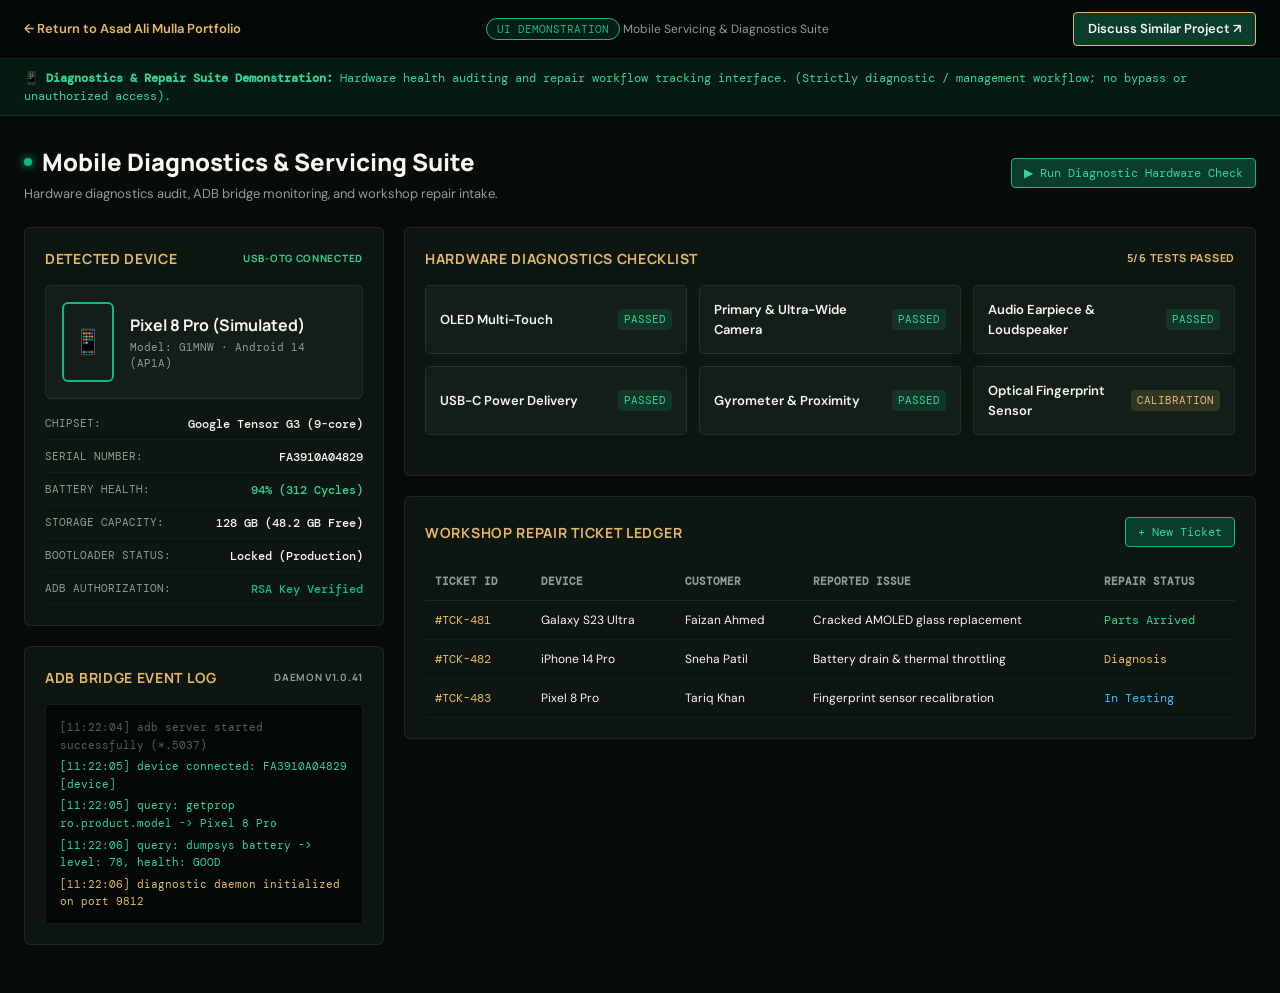
<file: demos/mobile-servicing-suite.html>
<!doctype html>
<html lang="en">
<head>
  <meta charset="utf-8">
  <meta name="viewport" content="width=device-width, initial-scale=1">
  <title>Mobile Servicing &amp; Diagnostics Suite — UI Demonstration | Asad Ali Mulla</title>
  <meta name="description" content="Professional software interface demonstration for mobile phone diagnostics, ADB monitoring, and repair ticket management by Asad Ali Mulla.">
  <link rel="preconnect" href="https://fonts.googleapis.com">
  <link rel="preconnect" href="https://fonts.gstatic.com" crossorigin>
  <link rel="stylesheet" href="https://fonts.googleapis.com/css2?family=DM+Mono:wght@400;500&family=DM+Sans:wght@400;500;600;700&family=Manrope:wght@500;600;700;800&display=swap">
  <link rel="icon" href="../assets/favicon.svg" type="image/svg+xml">
  <style>
    :root {
      --bg: #070c09;
      --panel: #0d1611;
      --panel-alt: #121e17;
      --border: rgba(16, 185, 129, 0.2);
      --border-light: rgba(255, 255, 255, 0.08);
      --ink: #f7f6f1;
      --muted: #8d9e92;
      --emerald: #10b981;
      --gold: #e5b869;
      --blue: #38bdf8;
      --red: #ef4444;
      --font-display: 'Manrope', -apple-system, sans-serif;
      --font-body: 'DM Sans', -apple-system, sans-serif;
      --font-mono: 'DM Mono', monospace;
    }
    * { box-sizing: border-box; margin: 0; padding: 0; }
    body { background: var(--bg); color: var(--ink); font-family: var(--font-body); line-height: 1.5; min-height: 100vh; display: flex; flex-direction: column; }

    .demo-topbar {
      background: #040806;
      border-bottom: 1px solid var(--border);
      padding: 12px 24px;
      display: flex;
      align-items: center;
      justify-content: space-between;
      font-size: 13px;
      position: sticky; top: 0; z-index: 100;
    }
    .demo-topbar a { color: var(--gold); text-decoration: none; font-weight: 600; display: inline-flex; align-items: center; gap: 6px; }
    .demo-prototype-pill {
      background: rgba(16, 185, 129, 0.12);
      border: 1px solid var(--emerald);
      color: var(--emerald);
      padding: 3px 10px;
      border-radius: 99px;
      font-family: var(--font-mono);
      font-size: 11px;
      text-transform: uppercase;
    }
    .demo-contact-cta { background: #0b3d2e; border: 1px solid var(--gold); color: #f7f6f1 !important; padding: 6px 14px; border-radius: 4px; }
    .demo-contact-cta:hover { background: var(--gold); color: #040806 !important; }

    .demo-notice {
      background: rgba(16, 185, 129, 0.08);
      border-bottom: 1px solid rgba(16, 185, 129, 0.2);
      padding: 10px 24px;
      font-size: 12px;
      font-family: var(--font-mono);
      color: #34d399;
      display: flex;
      align-items: center;
      justify-content: space-between;
    }

    .app-container { max-width: 1400px; width: 100%; margin: 0 auto; padding: 28px 24px; flex: 1; }
    .suite-header { display: flex; justify-content: space-between; align-items: center; margin-bottom: 24px; flex-wrap: wrap; gap: 14px; }
    .suite-header h1 { font-family: var(--font-display); font-size: 24px; font-weight: 800; display: flex; align-items: center; gap: 10px; }
    .status-dot-pulse { width: 8px; height: 8px; background: #10b981; border-radius: 50%; box-shadow: 0 0 8px #10b981; }

    /* Layout Grid */
    .dashboard-grid {
      display: grid;
      grid-template-columns: 360px 1fr;
      gap: 20px;
    }
    @media (max-width: 1000px) { .dashboard-grid { grid-template-columns: 1fr; } }

    .panel { background: var(--panel); border: 1px solid var(--border-light); border-radius: 6px; padding: 20px; margin-bottom: 20px; }
    .panel-title { font-family: var(--font-display); font-size: 14px; font-weight: 700; text-transform: uppercase; letter-spacing: 0.05em; color: var(--gold); margin-bottom: 16px; display: flex; justify-content: space-between; align-items: center; }

    /* Device Info Box */
    .device-visual {
      background: var(--panel-alt);
      border: 1px solid var(--border-light);
      border-radius: 6px;
      padding: 16px;
      margin-bottom: 16px;
      display: flex;
      gap: 16px;
      align-items: center;
    }
    .device-icon-box { width: 54px; height: 80px; border: 2px solid var(--emerald); border-radius: 6px; display: flex; align-items: center; justify-content: center; font-size: 24px; }
    .device-details h3 { font-family: var(--font-display); font-size: 16px; font-weight: 700; }
    .device-details p { font-family: var(--font-mono); font-size: 11px; color: var(--muted); margin-top: 2px; }

    .prop-list { display: flex; flex-direction: column; gap: 8px; font-size: 12px; }
    .prop-item { display: flex; justify-content: space-between; border-bottom: 1px solid rgba(255,255,255,0.04); padding-bottom: 6px; }
    .prop-label { color: var(--muted); font-family: var(--font-mono); font-size: 11px; }
    .prop-val { font-family: var(--font-mono); font-weight: 500; color: var(--ink); }

    /* Terminal Console */
    .console-box {
      background: #040806;
      border: 1px solid var(--border-light);
      border-radius: 4px;
      padding: 14px;
      font-family: var(--font-mono);
      font-size: 11px;
      color: #34d399;
      height: 220px;
      overflow-y: auto;
      line-height: 1.6;
    }
    .console-line { margin-bottom: 4px; }
    .console-dim { color: #526357; }
    .console-highlight { color: var(--gold); }

    /* Diagnostic Checklist */
    .diag-grid { display: grid; grid-template-columns: repeat(auto-fit, minmax(200px, 1fr)); gap: 12px; margin-bottom: 20px; }
    .diag-card {
      background: var(--panel-alt);
      border: 1px solid var(--border-light);
      border-radius: 5px;
      padding: 14px;
      display: flex;
      justify-content: space-between;
      align-items: center;
      cursor: pointer;
      transition: all 0.2s;
    }
    .diag-card:hover { border-color: var(--emerald); }
    .diag-name { font-size: 13px; font-weight: 600; }
    .diag-status { font-family: var(--font-mono); font-size: 11px; padding: 2px 6px; border-radius: 4px; }
    .status-pass { background: rgba(16, 185, 129, 0.15); color: #34d399; }
    .status-pending { background: rgba(229, 184, 105, 0.15); color: var(--gold); }

    /* Ticket Table */
    table { width: 100%; border-collapse: collapse; font-size: 12px; }
    th { font-family: var(--font-mono); font-size: 11px; color: var(--muted); text-transform: uppercase; padding: 10px; border-bottom: 1px solid var(--border-light); text-align: left; }
    td { padding: 10px; border-bottom: 1px solid rgba(255,255,255,0.04); }

    .btn {
      background: #0b3d2e;
      border: 1px solid var(--emerald);
      color: #34d399;
      padding: 6px 12px;
      border-radius: 4px;
      font-size: 12px;
      font-family: var(--font-mono);
      cursor: pointer;
      transition: all 0.2s;
    }
    .btn:hover { background: var(--emerald); color: #070c09; }
  </style>
</head>
<body>

  <header class="demo-topbar">
    <a href="../index.html#work">← Return to Asad Ali Mulla Portfolio</a>
    <div class="demo-badge-wrap">
      <span class="demo-prototype-pill">UI Demonstration</span>
      <span style="color: var(--muted); font-size: 12px;">Mobile Servicing &amp; Diagnostics Suite</span>
    </div>
    <a href="../index.html#connect" class="demo-contact-cta">Discuss Similar Project ↗</a>
  </header>

  <aside class="demo-notice">
    <span>📱 <strong>Diagnostics &amp; Repair Suite Demonstration:</strong> Hardware health auditing and repair workflow tracking interface. (Strictly diagnostic / management workflow; no bypass or unauthorized access).</span>
  </aside>

  <main class="app-container">
    <div class="suite-header">
      <div>
        <h1><span class="status-dot-pulse"></span> Mobile Diagnostics &amp; Servicing Suite</h1>
        <p style="font-size: 13px; color: var(--muted); margin-top: 4px;">Hardware diagnostics audit, ADB bridge monitoring, and workshop repair intake.</p>
      </div>
      <div>
        <button type="button" class="btn" id="simulate-scan-btn">▶ Run Diagnostic Hardware Check</button>
      </div>
    </div>

    <div class="dashboard-grid">
      <!-- Left Column: Connected Device & ADB Console -->
      <div>
        <div class="panel">
          <div class="panel-title">
            <span>Detected Device</span>
            <span style="font-size: 10px; color: #34d399;">USB-OTG CONNECTED</span>
          </div>

          <div class="device-visual">
            <div class="device-icon-box">📱</div>
            <div class="device-details">
              <h3>Pixel 8 Pro (Simulated)</h3>
              <p>Model: G1MNW · Android 14 (AP1A)</p>
            </div>
          </div>

          <div class="prop-list">
            <div class="prop-item"><span class="prop-label">CHIPSET:</span><span class="prop-val">Google Tensor G3 (9-core)</span></div>
            <div class="prop-item"><span class="prop-label">SERIAL NUMBER:</span><span class="prop-val">FA3910A04829</span></div>
            <div class="prop-item"><span class="prop-label">BATTERY HEALTH:</span><span class="prop-val" style="color: #34d399;">94% (312 Cycles)</span></div>
            <div class="prop-item"><span class="prop-label">STORAGE CAPACITY:</span><span class="prop-val">128 GB (48.2 GB Free)</span></div>
            <div class="prop-item"><span class="prop-label">BOOTLOADER STATUS:</span><span class="prop-val">Locked (Production)</span></div>
            <div class="prop-item"><span class="prop-label">ADB AUTHORIZATION:</span><span class="prop-val" style="color: var(--emerald);">RSA Key Verified</span></div>
          </div>
        </div>

        <!-- Terminal Output -->
        <div class="panel">
          <div class="panel-title">
            <span>ADB Bridge Event Log</span>
            <span style="font-size: 10px; color: var(--muted);">DAEMON v1.0.41</span>
          </div>
          <div class="console-box" id="adb-console">
            <div class="console-line console-dim">[11:22:04] adb server started successfully (*.5037)</div>
            <div class="console-line">[11:22:05] device connected: FA3910A04829 [device]</div>
            <div class="console-line">[11:22:05] query: getprop ro.product.model -> Pixel 8 Pro</div>
            <div class="console-line">[11:22:06] query: dumpsys battery -> level: 78, health: GOOD</div>
            <div class="console-line console-highlight">[11:22:06] diagnostic daemon initialized on port 9812</div>
          </div>
        </div>
      </div>

      <!-- Right Column: Diagnostics Checklist & Repair Queue -->
      <div>
        <div class="panel">
          <div class="panel-title">
            <span>Hardware Diagnostics Checklist</span>
            <span style="font-size: 11px; color: var(--gold);" id="diag-summary">5/6 Tests Passed</span>
          </div>

          <div class="diag-grid">
            <div class="diag-card" onclick="toggleDiag(this)">
              <span class="diag-name">OLED Multi-Touch</span>
              <span class="diag-status status-pass">PASSED</span>
            </div>
            <div class="diag-card" onclick="toggleDiag(this)">
              <span class="diag-name">Primary &amp; Ultra-Wide Camera</span>
              <span class="diag-status status-pass">PASSED</span>
            </div>
            <div class="diag-card" onclick="toggleDiag(this)">
              <span class="diag-name">Audio Earpiece &amp; Loudspeaker</span>
              <span class="diag-status status-pass">PASSED</span>
            </div>
            <div class="diag-card" onclick="toggleDiag(this)">
              <span class="diag-name">USB-C Power Delivery</span>
              <span class="diag-status status-pass">PASSED</span>
            </div>
            <div class="diag-card" onclick="toggleDiag(this)">
              <span class="diag-name">Gyrometer &amp; Proximity</span>
              <span class="diag-status status-pass">PASSED</span>
            </div>
            <div class="diag-card" onclick="toggleDiag(this)">
              <span class="diag-name">Optical Fingerprint Sensor</span>
              <span class="diag-status status-pending">CALIBRATION</span>
            </div>
          </div>
        </div>

        <!-- Service & Repair Tickets -->
        <div class="panel">
          <div class="panel-title">
            <span>Workshop Repair Ticket Ledger</span>
            <button type="button" class="btn" onclick="addTicketPrompt()">+ New Ticket</button>
          </div>
          <table>
            <thead>
              <tr>
                <th>Ticket ID</th>
                <th>Device</th>
                <th>Customer</th>
                <th>Reported Issue</th>
                <th>Repair Status</th>
              </tr>
            </thead>
            <tbody id="ticket-tbody">
              <tr>
                <td><code style="color: var(--gold); font-family: var(--font-mono);">#TCK-481</code></td>
                <td>Galaxy S23 Ultra</td>
                <td>Faizan Ahmed</td>
                <td>Cracked AMOLED glass replacement</td>
                <td><span style="color: #34d399; font-family: var(--font-mono);">Parts Arrived</span></td>
              </tr>
              <tr>
                <td><code style="color: var(--gold); font-family: var(--font-mono);">#TCK-482</code></td>
                <td>iPhone 14 Pro</td>
                <td>Sneha Patil</td>
                <td>Battery drain &amp; thermal throttling</td>
                <td><span style="color: var(--gold); font-family: var(--font-mono);">Diagnosis</span></td>
              </tr>
              <tr>
                <td><code style="color: var(--gold); font-family: var(--font-mono);">#TCK-483</code></td>
                <td>Pixel 8 Pro</td>
                <td>Tariq Khan</td>
                <td>Fingerprint sensor recalibration</td>
                <td><span style="color: #38bdf8; font-family: var(--font-mono);">In Testing</span></td>
              </tr>
            </tbody>
          </table>
        </div>
      </div>
    </div>
  </main>

  <script>
    function toggleDiag(el) {
      const badge = el.querySelector(".diag-status");
      if (badge.classList.contains("status-pass")) {
        badge.className = "diag-status status-pending";
        badge.textContent = "ATTENTION";
      } else {
        badge.className = "diag-status status-pass";
        badge.textContent = "PASSED";
      }
    }

    document.querySelector("#simulate-scan-btn").onclick = () => {
      const consoleBox = document.querySelector("#adb-console");
      const time = new Date().toTimeString().split(" ")[0];
      consoleBox.innerHTML += `<div class="console-line console-highlight">[${time}] scanning system sensors and hardware buses...</div>`;
      consoleBox.innerHTML += `<div class="console-line">[${time}] sysfs thermal zones read: 34.2°C (nominal)</div>`;
      consoleBox.innerHTML += `<div class="console-line">[${time}] memory bus latency: 12.4ns · 0 ECC fault warnings</div>`;
      consoleBox.scrollTop = consoleBox.scrollHeight;
    };

    function addTicketPrompt() {
      const dev = prompt("Device model (e.g. OnePlus 11):");
      if (!dev) return;
      const cust = prompt("Customer name:") || "Walk-in Client";
      const issue = prompt("Reported issue:") || "Routine hardware check";
      const tbody = document.querySelector("#ticket-tbody");
      const id = "#TCK-" + Math.floor(484 + Math.random() * 50);
      tbody.innerHTML += `
        <tr>
          <td><code style="color: var(--gold); font-family: var(--font-mono);">${id}</code></td>
          <td>${dev}</td>
          <td>${cust}</td>
          <td>${issue}</td>
          <td><span style="color: var(--gold); font-family: var(--font-mono);">New Intake</span></td>
        </tr>
      `;
    }
  </script>
</body>
</html>
</file>
<file: assets/styles.css>
:root {
  --green: #064e3b;
  --green2: #047857;
  --green-glow: #10b981;
  --deep: #0f172a;
  --ink: #0f172a;
  --muted: #475569;
  --gold: #b45309;
  --gold-text: #854d0e;
  --gold-glow: #f59e0b;
  --ivory: #f8fafc;
  --paper: #ffffff;
  --card-bg: #ffffff;
  --line: #e2e8f0;
  --header-bg: rgba(255, 255, 255, 0.94);
  --tag-bg: #f1f5f9;
  --section-alt: #f8fafc;
  --section-manifesto: #f1f5f9;
  --social-hover: #f1f5f9;
  --serif: 'Plus Jakarta Sans', 'DM Sans', sans-serif;
  --sans: 'Plus Jakarta Sans', 'DM Sans', -apple-system, BlinkMacSystemFont, 'Segoe UI', Roboto, sans-serif;
  --display: 'Plus Jakarta Sans', 'DM Sans', -apple-system, BlinkMacSystemFont, sans-serif;
  --mono: 'DM Mono', ui-monospace, SFMono-Regular, Menlo, Monaco, Consolas, monospace;
  --max: 1200px;
  --shadow-sm: 0 1px 3px rgba(0, 0, 0, 0.05), 0 1px 2px rgba(0, 0, 0, 0.03);
  --shadow-md: 0 4px 6px -1px rgba(0, 0, 0, 0.06), 0 2px 4px -1px rgba(0, 0, 0, 0.04);
  --shadow-lg: 0 12px 28px -4px rgba(15, 23, 42, 0.06), 0 4px 8px -2px rgba(15, 23, 42, 0.03);

  /* Typography scale tokens */
  --text-xs: 0.75rem;
  --text-sm: 0.875rem;
  --text-base: 1rem;
  --text-lg: 1.125rem;
  --heading-sm: 1.25rem;
  --heading-md: 1.5rem;
  --heading-lg: 1.75rem;
  --heading-xl: 2.25rem;
}

[data-theme="dark"] {
  --green: #10b981;
  --green2: #059669;
  --green-glow: #34d399;
  --deep: #050806;
  --ink: #f8fafc;
  --muted: #94a3b8;
  --gold: #f59e0b;
  --gold-text: #fcd34d;
  --gold-glow: #fcd34d;
  --ivory: #0d1310;
  --paper: #090d0b;
  --card-bg: #101713;
  --line: rgba(255, 255, 255, 0.08);
  --header-bg: rgba(9, 13, 11, 0.94);
  --tag-bg: rgba(255, 255, 255, 0.05);
  --section-alt: #0b110e;
  --section-manifesto: #0e1511;
  --social-hover: rgba(255, 255, 255, 0.05);
  --shadow-sm: 0 2px 8px rgba(0, 0, 0, 0.3);
  --shadow-md: 0 6px 16px rgba(0, 0, 0, 0.4);
  --shadow-lg: 0 20px 48px rgba(0, 0, 0, 0.6);
}

* { box-sizing: border-box; }
html { scroll-behavior: smooth; scroll-padding-top: 88px; }
section[id], .section-wrap[id] { scroll-margin-top: 88px; }
body {
  margin: 0;
  background: var(--paper);
  color: var(--ink);
  font-family: var(--sans);
  -webkit-font-smoothing: antialiased;
  overflow-x: hidden;
  transition: background-color 0.3s ease, color 0.3s ease;
}
a { color: inherit; text-decoration: none; }
button, input { font: inherit; }

:focus-visible {
  outline: 2px solid var(--gold);
  outline-offset: 3px;
}

.page-noise {
  display: none;
}

.section-wrap {
  width: min(var(--max), calc(100% - 64px));
  margin-inline: auto;
}

.skip-link {
  position: absolute;
  left: 12px;
  top: -60px;
  z-index: 100;
  background: #0b3d2e;
  color: #ffffff;
  padding: 12px 18px;
  font-weight: 700;
  border-radius: 3px;
  border: 1px solid var(--gold);
}
.skip-link:focus { top: 12px; }

/* Header & Theme Switcher */
/* Header & Navigation */
.site-header {
  height: 74px;
  position: sticky;
  top: 0;
  z-index: 50;
  display: flex;
  align-items: center;
  justify-content: space-between;
  padding: 0 max(32px, calc((100vw - var(--max)) / 2));
  background: var(--header-bg);
  backdrop-filter: blur(16px);
  border-bottom: 1px solid var(--line);
  transition: background 0.3s, border-color 0.3s;
}
.brand {
  display: flex;
  align-items: center;
  gap: 12px;
  text-decoration: none;
}
.brand-avatar {
  display: grid;
  place-items: center;
  width: 34px;
  height: 34px;
  background: var(--green);
  color: #ffffff;
  font-family: var(--display);
  font-weight: 700;
  font-size: 0.85rem;
  border-radius: 8px;
  letter-spacing: -0.01em;
}
.brand-text {
  display: flex;
  flex-direction: column;
  line-height: 1.25;
}
.brand-name {
  font-family: var(--display);
  font-weight: 700;
  font-size: 0.95rem;
  letter-spacing: -0.02em;
  color: var(--ink);
}
.brand-role {
  font-family: var(--mono);
  font-size: 0.7rem;
  color: var(--muted);
  letter-spacing: 0.02em;
}

.header-right {
  display: flex;
  align-items: center;
  gap: 18px;
}

.nav {
  display: flex;
  align-items: center;
  gap: 22px;
  font-size: 0.85rem;
  font-weight: 500;
  color: var(--muted);
}
.nav > a:not(.nav-cta) {
  transition: color 0.2s;
  text-decoration: none;
}
.nav > a:not(.nav-cta):hover {
  color: var(--ink);
}
.nav-cta {
  border: 1px solid var(--line);
  padding: 6px 12px;
  border-radius: 6px;
  background: var(--card-bg);
  color: var(--ink);
  font-family: var(--mono);
  font-size: 0.78rem;
  font-weight: 600;
  cursor: pointer;
  transition: border-color 0.2s, transform 0.2s;
}
.nav-cta:hover {
  border-color: var(--green);
  transform: translateY(-1px);
}
.header-start-btn {
  padding: 8px 18px !important;
  font-size: 0.82rem !important;
  font-weight: 600 !important;
  border-radius: 6px !important;
  white-space: nowrap;
}
.menu-toggle { display: none; }

/* Hero Section (Executive Engineering Studio Style) */
.hero {
  display: grid;
  grid-template-columns: 1.15fr 0.85fr;
  gap: 48px;
  align-items: center;
  position: relative;
  padding-top: 56px;
  padding-bottom: 64px;
}
.hero-copy { position: relative; z-index: 2; }
.eyebrow {
  display: inline-flex;
  align-items: center;
  gap: 8px;
  font: 600 var(--text-xs) var(--mono);
  letter-spacing: .08em;
  color: var(--muted);
  text-transform: uppercase;
  padding: 6px 14px;
  background: var(--tag-bg);
  border: 1px solid var(--line);
  border-radius: 9999px;
  margin-bottom: 16px;
}
.status-dot {
  display: inline-block;
  width: 7px;
  height: 7px;
  background: #10b981;
  border-radius: 50%;
  box-shadow: 0 0 0 3px rgba(16, 185, 129, 0.25);
  animation: pulse-live 2s infinite;
}
@keyframes pulse-live {
  0% { box-shadow: 0 0 0 0 rgba(16, 185, 129, 0.5); }
  70% { box-shadow: 0 0 0 7px rgba(16, 185, 129, 0); }
  100% { box-shadow: 0 0 0 0 rgba(16, 185, 129, 0); }
}

h1, h2, h3, p { margin-top: 0; }
.hero h1 {
  font-family: var(--display);
  font-size: clamp(38px, 4.6vw, 62px);
  font-weight: 800;
  line-height: 1.08;
  letter-spacing: -.035em;
  color: var(--ink);
  margin: 18px 0;
}
.accent-text {
  color: var(--green);
}
[data-theme="dark"] .accent-text {
  color: #34d399;
}
.accent-dot {
  color: var(--gold-text);
}
.hero-intro {
  font-size: clamp(1rem, 1.15vw, 1.125rem);
  line-height: 1.7;
  color: var(--muted);
  max-width: 540px;
  margin-bottom: 30px;
}
.hero-actions, .connect-actions {
  display: flex;
  gap: 12px;
  flex-wrap: wrap;
}
.button {
  display: inline-flex;
  align-items: center;
  gap: 10px;
  padding: 13px 22px;
  font-size: var(--text-sm);
  font-weight: 600;
  border-radius: 6px;
  cursor: pointer;
  transition: transform 0.2s cubic-bezier(0.16, 1, 0.3, 1), background 0.2s, border-color 0.2s, box-shadow 0.2s, opacity 0.2s;
  text-decoration: none;
}
.button:hover {
  transform: translateY(-2px);
}
.button-primary {
  background: var(--green);
  color: #ffffff;
  border: 1px solid var(--green);
}
.button-primary:hover {
  opacity: 0.92;
  box-shadow: var(--shadow-sm);
}
[data-theme="dark"] .button-primary {
  background: #064e3b;
  color: #ffffff;
  border: 1px solid #10b981;
}
[data-theme="dark"] .button-primary:hover {
  background: #065f46;
  border-color: #34d399;
}
.button-quiet {
  border: 1px solid var(--line);
  color: var(--ink);
  background: transparent;
}
.button-quiet:hover {
  border-color: var(--ink);
  background: var(--section-alt);
}
.hero-trust-strip {
  display: flex;
  flex-wrap: wrap;
  gap: 16px 22px;
  margin-top: 34px;
  font-family: var(--mono);
  font-size: var(--text-xs);
  color: var(--muted);
}
.trust-item {
  display: inline-flex;
  align-items: center;
  gap: 6px;
}
.trust-check {
  color: #10b981;
  font-weight: 700;
}

/* Executive Systems Architecture Card (Hero Visual) */
.hero-card-col {
  position: relative;
}
.executive-system-card {
  background: var(--card-bg);
  border: 1px solid var(--line);
  border-radius: 12px;
  box-shadow: var(--shadow-lg);
  overflow: hidden;
  transition: border-color 0.3s;
}
.executive-system-card:hover {
  border-color: rgba(16, 185, 129, 0.4);
}
.system-card-top {
  display: flex;
  justify-content: space-between;
  align-items: center;
  padding: 14px 18px;
  background: var(--section-alt);
  border-bottom: 1px solid var(--line);
  font-family: var(--mono);
  font-size: 0.72rem;
}
.sys-status {
  display: flex;
  align-items: center;
  gap: 8px;
  font-weight: 600;
  color: var(--ink);
}
.sys-dot {
  width: 7px;
  height: 7px;
  border-radius: 50%;
  background: #10b981;
  box-shadow: 0 0 0 3px rgba(16, 185, 129, 0.25);
  animation: pulse-live 2s infinite;
}
.sys-badge {
  padding: 2px 8px;
  border-radius: 4px;
  background: var(--line);
  color: var(--muted);
  font-size: 0.68rem;
  font-weight: 600;
}
.system-card-body {
  padding: 22px 20px;
}
.sys-meta-row {
  display: grid;
  grid-template-columns: repeat(3, 1fr);
  gap: 10px;
  margin-bottom: 20px;
}
.sys-metric-box {
  padding: 12px 10px;
  border: 1px solid var(--line);
  border-radius: 8px;
  background: var(--section-alt);
  text-align: center;
}
.metric-val {
  display: block;
  font-family: var(--display);
  font-size: 1.15rem;
  font-weight: 800;
  color: var(--ink);
  line-height: 1.2;
}
.metric-lbl {
  display: block;
  font-family: var(--mono);
  font-size: 0.68rem;
  color: var(--muted);
  margin-top: 4px;
}
.sys-capabilities-list {
  display: flex;
  flex-direction: column;
  gap: 10px;
}
.sys-cap-item {
  display: flex;
  gap: 12px;
  align-items: flex-start;
  padding: 10px 12px;
  border-radius: 8px;
  border: 1px solid var(--line);
  background: var(--card-bg);
  transition: border-color 0.2s;
}
.sys-cap-item:hover {
  border-color: rgba(16, 185, 129, 0.35);
}
.cap-num {
  font-family: var(--mono);
  font-size: 0.72rem;
  font-weight: 700;
  color: var(--green);
  margin-top: 2px;
}
[data-theme="dark"] .cap-num {
  color: #34d399;
}
.cap-info strong {
  display: block;
  font-size: 0.82rem;
  font-weight: 600;
  color: var(--ink);
}
.cap-info span {
  display: block;
  font-family: var(--mono);
  font-size: 0.7rem;
  color: var(--muted);
  margin-top: 2px;
}
.system-card-footer {
  display: flex;
  justify-content: space-between;
  align-items: center;
  padding: 12px 18px;
  background: var(--section-alt);
  border-top: 1px solid var(--line);
  font-family: var(--mono);
  font-size: 0.72rem;
  color: var(--muted);
}
.sys-footer-left {
  display: flex;
  align-items: center;
  gap: 6px;
}
.sys-direct-link {
  font-weight: 600;
  color: var(--green);
  text-decoration: none;
}
[data-theme="dark"] .sys-direct-link {
  color: #34d399;
}
.sys-direct-link:hover {
  text-decoration: underline;
}

/* Stats Section (Minimalist Metrics Strip) */
.stats-section {
  padding-top: 10px;
  padding-bottom: 40px;
}
.stats-bar {
  display: grid;
  grid-template-columns: repeat(4, 1fr);
  border: 1px solid var(--line);
  border-radius: 12px;
  background: var(--card-bg);
  overflow: hidden;
  box-shadow: var(--shadow-sm);
}
.stat-cell {
  padding: 24px 22px;
  border-right: 1px solid var(--line);
}
.stat-cell:last-child {
  border-right: none;
}
.stat-number {
  font-family: var(--display);
  font-size: clamp(2rem, 2.5vw, 2.75rem);
  font-weight: 800;
  color: var(--ink);
  line-height: 1;
  letter-spacing: -0.03em;
  margin-bottom: 6px;
  display: flex;
  align-items: baseline;
}
.stat-plus {
  font-size: 1.5rem;
  font-weight: 700;
  color: var(--green);
  margin-left: 2px;
}
[data-theme="dark"] .stat-plus {
  color: #34d399;
}
.stat-title {
  font-family: var(--mono);
  font-size: 0.72rem;
  font-weight: 600;
  text-transform: uppercase;
  letter-spacing: 0.08em;
  color: var(--muted);
}

/* Work Section */
.work-section { padding-top: 60px; padding-bottom: 100px; }
.section-heading {
  display: flex;
  justify-content: space-between;
  align-items: end;
  gap: 40px;
  margin-bottom: 44px;
}
.section-heading h2, .about-left h2 {
  font: 600 clamp(38px, 4.6vw, 61px)/1.1 var(--display);
  letter-spacing: -.065em;
  margin: 16px 0 0;
}
.gold-dot { color: var(--gold); }
.section-heading > p {
  max-width: 365px;
  font-size: var(--text-sm);
  line-height: 1.8;
  color: var(--muted);
  margin: 0 0 3px;
}
.featured-grid {
  display: grid;
  grid-template-columns: repeat(2, minmax(0, 1fr));
  gap: 18px;
}

/* ==========================================================================
   Flagship Case Studies Showcase (Proof of Execution)
   ========================================================================== */
.flagship-case-studies {
  display: flex;
  flex-direction: column;
  gap: 24px;
  margin-bottom: 36px;
}
.case-study-card {
  background: var(--card-bg);
  border: 1px solid var(--line);
  border-radius: 6px;
  padding: 30px 32px;
  position: relative;
  transition: border-color 0.25s, box-shadow 0.25s;
}
.case-study-card:hover {
  border-color: rgba(198, 161, 91, 0.45);
  box-shadow: var(--shadow-lg);
}
.case-study-header {
  display: flex;
  justify-content: space-between;
  align-items: center;
  flex-wrap: wrap;
  gap: 12px;
  margin-bottom: 14px;
}
.case-study-badge {
  font-family: var(--mono);
  font-size: 0.72rem;
  letter-spacing: 0.12em;
  font-weight: 600;
  color: var(--green);
  background: rgba(16, 185, 129, 0.08);
  border: 1px solid rgba(16, 185, 129, 0.25);
  padding: 4px 10px;
  border-radius: 9999px;
}
[data-theme="dark"] .case-study-badge {
  color: #34d399;
  background: rgba(16, 185, 129, 0.12);
}
.case-study-links {
  display: flex;
  align-items: center;
  gap: 12px;
}
.case-study-link {
  font-family: var(--mono);
  font-size: 0.8rem;
  font-weight: 600;
  color: var(--gold-text, var(--gold));
  text-decoration: none;
  display: inline-flex;
  align-items: center;
  gap: 4px;
  transition: opacity 0.2s;
}
.case-study-link:hover {
  opacity: 0.8;
  text-decoration: underline;
}
.case-study-link.quiet {
  color: var(--muted);
}
.case-study-title {
  font-family: var(--display);
  font-size: var(--heading-md);
  font-weight: 700;
  color: var(--ink);
  letter-spacing: -0.02em;
  margin-bottom: 10px;
}
.case-study-summary {
  font-size: var(--text-sm);
  color: var(--muted);
  line-height: 1.65;
  margin-bottom: 20px;
  max-width: 900px;
}
.case-study-grid {
  display: grid;
  grid-template-columns: repeat(3, 1fr);
  gap: 20px;
  padding: 18px 20px;
  background: rgba(0, 0, 0, 0.02);
  border: 1px solid var(--line);
  border-radius: 6px;
  margin-bottom: 20px;
}
[data-theme="dark"] .case-study-grid {
  background: rgba(255, 255, 255, 0.02);
}
.case-study-col h4 {
  font-family: var(--mono);
  font-size: 0.75rem;
  letter-spacing: 0.08em;
  text-transform: uppercase;
  color: var(--gold-text, var(--gold));
  margin-bottom: 6px;
}
.case-study-col p {
  font-size: 0.85rem;
  color: var(--ink);
  line-height: 1.55;
  margin: 0;
}
.case-study-stack {
  display: flex;
  flex-wrap: wrap;
  gap: 8px;
}
.stack-tag {
  font-family: var(--mono);
  font-size: 0.72rem;
  padding: 4px 10px;
  border-radius: 4px;
  background: var(--tag-bg);
  color: var(--muted);
  border: 1px solid var(--line);
}

/* Client Feedback & Testimonials Banner */
.client-feedback-banner {
  background: linear-gradient(135deg, rgba(11, 61, 46, 0.06) 0%, rgba(179, 134, 54, 0.06) 100%), var(--card-bg);
  border: 1px solid rgba(198, 161, 91, 0.35);
  border-radius: 8px;
  padding: 30px 34px;
  margin: 36px 0 44px;
  position: relative;
}
[data-theme="dark"] .client-feedback-banner {
  background: linear-gradient(135deg, rgba(16, 185, 129, 0.08) 0%, rgba(200, 155, 60, 0.06) 100%), var(--card-bg);
}
.feedback-badge {
  font-family: var(--mono);
  font-size: 0.72rem;
  letter-spacing: 0.12em;
  font-weight: 700;
  color: var(--gold-text, var(--gold));
  text-transform: uppercase;
}
.feedback-quote {
  font-family: var(--display);
  font-size: 1.05rem;
  font-style: normal;
  font-weight: 500;
  color: var(--ink);
  line-height: 1.65;
  margin: 14px 0 20px;
}
.feedback-footer {
  display: flex;
  justify-content: space-between;
  align-items: center;
  flex-wrap: wrap;
  gap: 16px;
  padding-top: 14px;
  border-top: 1px solid var(--line);
}
.feedback-meta strong {
  display: block;
  font-size: 0.88rem;
  color: var(--ink);
}
.feedback-meta span {
  font-size: 0.78rem;
  color: var(--muted);
  font-family: var(--mono);
}

/* Minimalist Project Cards (Executive Enterprise Style) */
.project-card {
  background: var(--card-bg);
  border: 1px solid var(--line);
  border-radius: 10px;
  overflow: hidden;
  transition: transform 0.2s cubic-bezier(0.16, 1, 0.3, 1), border-color 0.2s, box-shadow 0.2s;
  box-shadow: var(--shadow-sm);
  display: flex;
  flex-direction: column;
  position: relative;
  cursor: pointer;
}
.project-card:hover {
  transform: translateY(-3px);
  border-color: rgba(16, 185, 129, 0.45);
  box-shadow: var(--shadow-md);
}
.project-card.featured-large { grid-column: span 1; }

.project-card-header {
  padding: 12px 16px;
  background: var(--section-alt);
  border-bottom: 1px solid var(--line);
  display: flex;
  justify-content: space-between;
  align-items: center;
  gap: 8px;
}
.card-domain-badge {
  display: flex;
  align-items: center;
  gap: 6px;
  font-family: var(--mono);
  font-size: 0.72rem;
  color: var(--muted);
  max-width: 170px;
  overflow: hidden;
}
.domain-icon {
  display: flex;
  align-items: center;
  color: var(--muted);
}
.domain-name {
  overflow: hidden;
  text-overflow: ellipsis;
  white-space: nowrap;
}
.status-indicator-pill {
  display: inline-flex;
  align-items: center;
  gap: 5px;
  font-family: var(--mono);
  font-size: 0.68rem;
  font-weight: 600;
  padding: 2px 8px;
  border-radius: 9999px;
  background: var(--tag-bg);
  border: 1px solid var(--line);
  color: var(--muted);
  white-space: nowrap;
}
.status-indicator-pill .dot {
  width: 6px;
  height: 6px;
  border-radius: 50%;
  background: currentColor;
}
.status-indicator-pill.status-live {
  color: #10b981;
  background: rgba(16, 185, 129, 0.08);
  border-color: rgba(16, 185, 129, 0.25);
}
.status-indicator-pill.status-demo {
  color: #f59e0b;
  background: rgba(245, 158, 11, 0.08);
  border-color: rgba(245, 158, 11, 0.25);
}
.project-card-body {
  padding: 20px 20px 18px;
  display: flex;
  flex-direction: column;
  flex-grow: 1;
}
.project-category-tag {
  font-family: var(--mono);
  font-size: 0.7rem;
  font-weight: 600;
  text-transform: uppercase;
  letter-spacing: 0.08em;
  color: var(--green);
  margin-bottom: 8px;
  display: block;
}
[data-theme="dark"] .project-category-tag {
  color: #34d399;
}
.project-title {
  font-family: var(--display);
  font-size: 1.15rem;
  font-weight: 700;
  line-height: 1.3;
  color: var(--ink);
  letter-spacing: -0.02em;
  margin: 0 0 10px;
}
.project-desc {
  font-size: 0.85rem;
  line-height: 1.6;
  color: var(--muted);
  margin: 0 0 16px;
  flex-grow: 1;
}
.tag-list {
  display: flex;
  flex-wrap: wrap;
  gap: 6px;
  margin-bottom: 18px;
}
.tag-chip, .tag-list span {
  font-family: var(--mono);
  font-size: 0.7rem;
  padding: 3px 8px;
  background: var(--tag-bg);
  border: 1px solid var(--line);
  border-radius: 4px;
  color: var(--muted);
}
.project-actions {
  display: flex;
  justify-content: space-between;
  align-items: center;
  padding-top: 14px;
  border-top: 1px solid var(--line);
}
.project-link {
  font-family: var(--mono);
  font-size: 0.78rem;
  font-weight: 600;
  color: var(--green);
  text-decoration: none;
  display: inline-flex;
  align-items: center;
  gap: 4px;
  transition: opacity 0.2s;
}
[data-theme="dark"] .project-link {
  color: #34d399;
}
.project-link:hover {
  text-decoration: underline;
  opacity: 0.85;
}
.project-link.archived {
  color: var(--muted);
  font-style: italic;
}
.project-details-btn {
  font-family: var(--mono);
  font-size: 0.78rem;
  font-weight: 600;
  color: var(--muted);
  background: transparent;
  border: 1px solid var(--line);
  padding: 5px 10px;
  border-radius: 4px;
  cursor: pointer;
  transition: all 0.2s;
}
.project-details-btn:hover {
  color: var(--ink);
  background: var(--section-alt);
  border-color: var(--ink);
}

.archive-top {
  display: flex;
  align-items: end;
  justify-content: space-between;
  gap: 25px;
  margin: 92px 0 25px;
}
.archive-top h3 {
  font: 600 var(--heading-lg) var(--display);
  letter-spacing: -.05em;
  margin: 10px 0 0;
  color: var(--ink);
}
.archive-top h3 span {
  font: 500 var(--text-xs) var(--mono);
  color: var(--gold);
  vertical-align: top;
  margin-left: 6px;
}
.search-box {
  display: flex;
  align-items: center;
  gap: 10px;
  min-width: 280px;
  border-bottom: 1px solid var(--line);
  padding: 10px 0;
  color: var(--muted);
}
.search-box > span { font-size: var(--heading-md); }
.search-box input {
  border: 0;
  outline: 0;
  background: transparent;
  width: 100%;
  font-size: var(--text-sm);
  color: var(--ink);
}
.search-box input:focus-visible { outline: 2px solid var(--gold); outline-offset: 4px; }
.filter-bar {
  display: flex;
  gap: 8px;
  flex-wrap: wrap;
  margin-bottom: 22px;
}
.filter-button {
  border: 1px solid var(--line);
  background: transparent;
  border-radius: 2px;
  padding: 9px 12px;
  font-size: var(--text-xs);
  color: var(--muted);
  cursor: pointer;
  transition: all .2s;
}
.filter-button:hover {
  border-color: var(--gold);
  color: var(--ink);
}
.filter-button[aria-pressed="true"] {
  background: #0b3d2e;
  border-color: #0b3d2e;
  color: #ffffff;
}
[data-theme="dark"] .filter-button[aria-pressed="true"] {
  background: #064e3b;
  border-color: #10b981;
  color: #ffffff;
}
.project-grid {
  display: grid;
  grid-template-columns: repeat(3, minmax(0, 1fr));
  gap: 16px;
}
.empty-state { padding: 45px 0; color: var(--muted); text-align: center; font-size: var(--text-sm); }
.archive-note {
  display: flex;
  gap: 13px;
  align-items: start;
  margin-top: 24px;
  padding: 17px;
  background: var(--tag-bg);
  border-radius: 3px;
  border: 1px solid var(--line);
}
.note-mark {
  display: grid;
  place-items: center;
  flex: 0 0 21px;
  height: 21px;
  border: 1px solid var(--line);
  border-radius: 50%;
  font: var(--text-xs) var(--serif);
  color: var(--green);
}
.archive-note p { margin: 1px 0 0; font-size: var(--text-xs); line-height: 1.7; color: var(--muted); }

/* Manifesto */
.manifesto {
  background: var(--section-manifesto);
  padding: 94px 0;
  transition: background 0.3s;
}
.manifesto-inner { position: relative; }
.manifesto-inner > p {
  font: 500 clamp(30px, 4.5vw, 57px)/1.28 var(--display);
  letter-spacing: -.055em;
  margin: 27px 0 0;
  max-width: 850px;
  color: var(--ink);
}
.manifesto-line {
  display: block;
  width: 86px;
  height: 2px;
  background: var(--gold);
  margin-top: 35px;
}

/* About Section */
.about-section {
  display: grid;
  grid-template-columns: 1fr .8fr;
  gap: 100px;
  padding-top: 124px;
  padding-bottom: 130px;
}
.about-left h2 { font-size: clamp(35px, 4vw, 52px); margin-top: 23px; color: var(--ink); }
.about-right { padding-top: 7px; }
.about-right p { font-size: var(--text-sm); line-height: 1.9; color: var(--muted); }
.about-right .about-lead {
  font: 500 var(--heading-sm)/1.5 var(--display);
  letter-spacing: -.03em;
  color: var(--ink);
}
.about-actions {
  display: flex;
  align-items: center;
  gap: 16px;
  margin-top: 20px;
  flex-wrap: wrap;
}
.text-link {
  display: inline-flex;
  gap: 16px;
  align-items: center;
  padding-bottom: 7px;
  border-bottom: 1px solid var(--gold);
  font-size: var(--text-xs);
  font-weight: 700;
  color: var(--ink);
}
.text-link span { color: var(--gold); }

/* Executive Persona Card in About */
.about-profile-badge {
  display: flex;
  align-items: flex-start;
  gap: 18px;
  margin-top: 32px;
  padding: 20px 22px;
  background: var(--card-bg);
  border: 1px solid var(--line);
  border-radius: 12px;
  box-shadow: var(--shadow-sm);
  transition: transform 0.25s ease, border-color 0.25s ease, box-shadow 0.25s ease;
}
.about-profile-badge:hover {
  transform: translateY(-2px);
  border-color: var(--gold);
  box-shadow: 0 12px 28px rgba(0, 0, 0, 0.08);
}
.profile-avatar-wrap {
  position: relative;
  flex-shrink: 0;
}
.profile-avatar-initials {
  width: 56px;
  height: 56px;
  border-radius: 50%;
  background: linear-gradient(135deg, #0b3d2e, #06231a);
  border: 2px solid var(--gold);
  color: #f4f2ec;
  font: 700 20px/52px var(--display);
  text-align: center;
  letter-spacing: -0.02em;
  box-shadow: 0 4px 14px rgba(11, 61, 46, 0.25);
}
.profile-status-indicator {
  position: absolute;
  bottom: 1px;
  right: 1px;
  width: 13px;
  height: 13px;
  background: #10b981;
  border: 2px solid var(--card-bg);
  border-radius: 50%;
  box-shadow: 0 0 8px #10b981;
}
.profile-details {
  display: flex;
  flex-direction: column;
  gap: 4px;
}
.profile-header-row {
  display: flex;
  align-items: center;
  gap: 10px;
}
.profile-details strong {
  font-size: var(--text-base);
  font-family: var(--display);
  color: var(--ink);
  letter-spacing: -0.02em;
}
.profile-avail {
  font: 600 11px/1 var(--mono);
  color: #10b981;
  background: rgba(16, 185, 129, 0.1);
  padding: 3px 8px;
  border-radius: 10px;
  border: 1px solid rgba(16, 185, 129, 0.3);
}
.profile-role {
  font-size: var(--text-xs);
  color: var(--muted);
  font-weight: 500;
}
.profile-tags {
  display: flex;
  flex-wrap: wrap;
  gap: 6px;
  margin: 6px 0 8px;
}
.profile-tag {
  font-size: 11px;
  padding: 2px 8px;
  background: var(--tag-bg);
  border: 1px solid var(--line);
  border-radius: 10px;
  color: var(--ink);
  font-family: var(--mono);
}
.copy-email-chip {
  display: inline-flex;
  align-items: center;
  gap: 8px;
  padding: 6px 12px;
  background: transparent;
  border: 1px dashed var(--gold);
  border-radius: 6px;
  font: 600 var(--text-xs) var(--mono);
  color: var(--ink);
  cursor: pointer;
  transition: all 0.2s ease;
  width: fit-content;
}
.copy-email-chip:hover {
  background: var(--gold);
  color: #0b1c14;
  border-style: solid;
}

/* ==========================================================================
   Services & Core Offerings Suite (Website, Software, AI Automation)
   ========================================================================== */
.services-section {
  background: var(--section-alt);
  padding: 110px 0 95px;
  transition: background 0.3s;
}

.services-grid {
  display: grid;
  grid-template-columns: repeat(auto-fit, minmax(320px, 1fr));
  gap: 24px;
  margin-bottom: 56px;
}

.service-card {
  display: flex;
  flex-direction: column;
  background: var(--card-bg);
  border: 1px solid var(--line);
  border-radius: 6px;
  padding: 32px 28px;
  position: relative;
  transition: transform 0.28s ease, border-color 0.28s ease, box-shadow 0.28s ease;
  box-shadow: 0 4px 18px rgba(0, 0, 0, 0.03);
}

:root[data-theme="dark"] .service-card {
  background: rgba(15, 23, 20, 0.65);
  box-shadow: 0 6px 24px rgba(0, 0, 0, 0.25);
}

.service-card:hover {
  transform: translateY(-4px);
  border-color: var(--gold);
  box-shadow: 0 12px 30px rgba(11, 61, 46, 0.08);
}

:root[data-theme="dark"] .service-card:hover {
  box-shadow: 0 12px 32px rgba(229, 184, 105, 0.09);
}

.service-card-header {
  display: flex;
  align-items: center;
  justify-content: space-between;
  margin-bottom: 14px;
}

.service-badge {
  font: 500 var(--text-xs) var(--mono);
  color: var(--gold);
  letter-spacing: 0.06em;
}

.service-icon {
  font-size: 22px;
  line-height: 1;
}

.service-category-tag {
  display: block;
  font: 600 11px var(--mono);
  color: var(--muted);
  letter-spacing: 0.08em;
  text-transform: uppercase;
  margin-bottom: 8px;
}

.service-card-title {
  font: 700 var(--heading-md) var(--display);
  letter-spacing: -0.03em;
  margin: 0 0 6px;
  color: var(--ink);
}

.service-headline {
  font-size: var(--text-sm);
  color: var(--gold);
  font-weight: 500;
  line-height: 1.5;
  margin: 0 0 20px;
}

.service-features-list {
  list-style: none;
  padding: 0;
  margin: 0 0 28px;
  display: flex;
  flex-direction: column;
  gap: 10px;
  border-top: 1px solid var(--line);
  padding-top: 18px;
}

.service-features-list li {
  font-size: var(--text-sm);
  color: var(--muted);
  display: flex;
  align-items: baseline;
  gap: 10px;
  line-height: 1.5;
}

.feature-check {
  color: #10b981;
  font-weight: bold;
  font-size: 13px;
  flex-shrink: 0;
}

:root[data-theme="dark"] .feature-check {
  color: var(--gold);
}

.service-card-action {
  margin-top: auto;
  padding-top: 8px;
}

.service-cta-btn {
  width: 100%;
  justify-content: center;
  text-align: center;
}

.technical-stack-block {
  border-top: 1px solid var(--line);
  padding-top: 48px;
}

.tech-stack-heading {
  margin-bottom: 22px;
}

.tech-stack-heading h3 {
  font: 700 var(--heading-md) var(--display);
  margin: 6px 0 8px;
  color: var(--ink);
}

.tech-stack-heading p {
  font-size: var(--text-sm);
  color: var(--muted);
  margin: 0;
  max-width: 600px;
}

/* ==========================================================================
   Work With Me Section (Process, Expectations, Engagement & Tech Strip)
   ========================================================================== */
.work-with-me-section {
  padding: 100px 0 90px;
}

.wwm-subblock {
  margin-top: 64px;
}

.wwm-subblock-header {
  margin-bottom: 28px;
}

.wwm-subheading {
  font: 700 var(--heading-md) var(--display);
  letter-spacing: -0.03em;
  margin: 6px 0 8px;
  color: var(--ink);
}

.wwm-subdesc {
  font-size: var(--text-sm);
  color: var(--muted);
  line-height: 1.6;
  margin: 0;
  max-width: 680px;
}

/* 6-Step Process Cards */
.process-grid {
  display: grid;
  grid-template-columns: repeat(3, 1fr);
  gap: 22px;
}

.process-card {
  display: flex;
  flex-direction: column;
  background: var(--card-bg);
  border: 1px solid var(--line);
  border-radius: 6px;
  padding: 28px 24px;
  position: relative;
  transition: transform 0.28s ease, border-color 0.28s ease, box-shadow 0.28s ease;
  box-shadow: 0 4px 18px rgba(0, 0, 0, 0.02);
}

:root[data-theme="dark"] .process-card {
  background: rgba(15, 23, 20, 0.65);
  box-shadow: 0 6px 24px rgba(0, 0, 0, 0.25);
}

.process-card:hover {
  transform: translateY(-4px);
  border-color: var(--gold);
  box-shadow: 0 12px 28px rgba(179, 134, 54, 0.09);
}

:root[data-theme="dark"] .process-card:hover {
  box-shadow: 0 12px 32px rgba(229, 184, 105, 0.1);
}

.process-card-top {
  display: flex;
  align-items: center;
  justify-content: space-between;
  margin-bottom: 14px;
}

.process-step-num {
  font: 700 var(--text-xs) var(--mono);
  color: var(--gold);
  letter-spacing: 0.12em;
}

.process-icon {
  font-size: 22px;
  line-height: 1;
}

.process-title {
  font: 700 var(--text-base) var(--display);
  color: var(--ink);
  margin: 0 0 10px;
  letter-spacing: -0.02em;
}

.process-desc {
  font-size: var(--text-sm);
  line-height: 1.6;
  color: var(--muted);
  margin: 0;
}

/* What Clients Can Expect */
.expectations-grid {
  display: grid;
  grid-template-columns: repeat(auto-fit, minmax(300px, 1fr));
  gap: 18px;
}

.expectation-card {
  display: flex;
  gap: 16px;
  align-items: flex-start;
  background: var(--card-bg);
  border: 1px solid var(--line);
  border-radius: 6px;
  padding: 22px 22px;
  transition: transform 0.25s ease, border-color 0.25s ease, box-shadow 0.25s ease;
  box-shadow: 0 3px 14px rgba(0, 0, 0, 0.02);
}

:root[data-theme="dark"] .expectation-card {
  background: rgba(15, 23, 20, 0.65);
  box-shadow: 0 4px 18px rgba(0, 0, 0, 0.22);
}

.expectation-card:hover {
  transform: translateY(-3px);
  border-color: var(--gold);
  box-shadow: 0 8px 24px rgba(11, 61, 46, 0.06);
}

:root[data-theme="dark"] .expectation-card:hover {
  box-shadow: 0 8px 24px rgba(229, 184, 105, 0.08);
}

.expectation-icon {
  font-size: 24px;
  line-height: 1.2;
  flex-shrink: 0;
  margin-top: 2px;
}

.expectation-content h4 {
  font: 700 var(--text-sm) var(--display);
  color: var(--ink);
  margin: 0 0 6px;
  letter-spacing: -0.01em;
}

.expectation-content p {
  font-size: var(--text-xs);
  line-height: 1.6;
  color: var(--muted);
  margin: 0;
}

/* Project Engagement Models */
.engagement-grid {
  display: grid;
  grid-template-columns: repeat(3, 1fr);
  gap: 24px;
}

.engagement-card {
  display: flex;
  flex-direction: column;
  background: var(--card-bg);
  border: 1px solid var(--line);
  border-radius: 6px;
  padding: 34px 28px;
  position: relative;
  transition: transform 0.28s ease, border-color 0.28s ease, box-shadow 0.28s ease;
  box-shadow: 0 4px 18px rgba(0, 0, 0, 0.03);
}

:root[data-theme="dark"] .engagement-card {
  background: rgba(15, 23, 20, 0.65);
  box-shadow: 0 6px 24px rgba(0, 0, 0, 0.25);
}

.engagement-card:hover {
  transform: translateY(-4px);
  border-color: var(--gold);
  box-shadow: 0 12px 30px rgba(11, 61, 46, 0.08);
}

:root[data-theme="dark"] .engagement-card:hover {
  box-shadow: 0 12px 32px rgba(229, 184, 105, 0.1);
}

.engagement-featured {
  border-color: var(--gold);
  box-shadow: 0 8px 30px rgba(179, 134, 54, 0.1);
}

:root[data-theme="dark"] .engagement-featured {
  border-color: rgba(229, 184, 105, 0.55);
  box-shadow: 0 8px 32px rgba(229, 184, 105, 0.12);
}

.engagement-header {
  display: flex;
  align-items: center;
  justify-content: space-between;
  margin-bottom: 14px;
}

.engagement-badge {
  font: 600 11px var(--mono);
  color: var(--muted);
  letter-spacing: 0.08em;
  text-transform: uppercase;
}

.badge-featured {
  background: rgba(179, 134, 54, 0.14);
  color: var(--gold);
  padding: 4px 8px;
  border-radius: 3px;
  font-weight: 700;
}

:root[data-theme="dark"] .badge-featured {
  background: rgba(229, 184, 105, 0.18);
  color: var(--gold);
}

.engagement-icon {
  font-size: 24px;
  line-height: 1;
}

.engagement-title {
  font: 700 var(--heading-md) var(--display);
  letter-spacing: -0.03em;
  margin: 0 0 4px;
  color: var(--ink);
}

.engagement-subtitle {
  font: 500 var(--text-xs) var(--mono);
  color: var(--gold);
  margin: 0 0 14px;
  line-height: 1.4;
}

.engagement-desc {
  font-size: var(--text-sm);
  color: var(--muted);
  line-height: 1.6;
  margin: 0 0 20px;
}

.engagement-features {
  list-style: none;
  padding: 0;
  margin: 0 0 28px;
  border-top: 1px solid var(--line);
  padding-top: 18px;
  display: flex;
  flex-direction: column;
  gap: 10px;
}

.engagement-features li {
  font-size: var(--text-xs);
  color: var(--ink);
  display: flex;
  align-items: baseline;
  gap: 8px;
  line-height: 1.5;
}

.engagement-action {
  margin-top: auto;
  padding-top: 8px;
}

.wwm-model-cta {
  width: 100%;
  justify-content: center;
  text-align: center;
}

/* Technology Strip */
.wwm-tech-strip {
  background: var(--tag-bg);
  border: 1px solid var(--line);
  border-radius: 6px;
  padding: 36px 32px;
  margin-top: 64px;
  margin-bottom: 48px;
}

:root[data-theme="dark"] .wwm-tech-strip {
  background: rgba(15, 23, 20, 0.55);
}

.tech-strip-header h4 {
  font: 700 var(--heading-sm) var(--display);
  letter-spacing: -0.02em;
  margin: 6px 0 6px;
  color: var(--ink);
}

.tech-strip-header p {
  font-size: var(--text-xs);
  color: var(--muted);
  margin: 0;
}

.tech-badge-cluster {
  display: grid;
  grid-template-columns: repeat(auto-fit, minmax(230px, 1fr));
  gap: 22px;
  margin-top: 24px;
  border-top: 1px solid var(--line);
  padding-top: 22px;
}

.tech-cluster-group {
  display: flex;
  flex-direction: column;
  gap: 10px;
}

.cluster-label {
  font: 700 11px var(--mono);
  letter-spacing: 0.1em;
  text-transform: uppercase;
  color: var(--gold);
}

.cluster-tags {
  display: flex;
  flex-wrap: wrap;
  gap: 7px;
}

.tech-tag {
  background: var(--card-bg);
  border: 1px solid var(--line);
  border-radius: 3px;
  padding: 6px 10px;
  font: 500 var(--text-xs) var(--sans);
  color: var(--ink);
  transition: border-color 0.2s ease, transform 0.2s ease;
}

.tech-tag:hover {
  border-color: var(--gold);
  transform: translateY(-1px);
}

/* Work With Me Conversion Banner Overrides */
.wwm-conversion-banner {
  margin-top: 20px;
}

.wwm-wa-action {
  color: #25d366 !important;
  border-color: rgba(37, 211, 102, 0.45) !important;
}

.wwm-wa-action:hover {
  background: #25d366 !important;
  color: #0b1c14 !important;
  border-color: #25d366 !important;
}

:root[data-theme="dark"] .wwm-wa-action {
  color: #34d399 !important;
  border-color: rgba(52, 211, 153, 0.45) !important;
}

:root[data-theme="dark"] .wwm-wa-action:hover {
  background: #10b981 !important;
  color: #05140d !important;
}

/* ==========================================================================
   Client Acquisition Section ("Have a Business Idea? Let's Build It.")
   ========================================================================== */
.client-acquisition {
  padding-top: 60px;
  padding-bottom: 80px;
}

.acquisition-banner {
  position: relative;
  isolation: isolate;
  overflow: hidden;
  background: #0b3d2e;
  border: 1px solid rgba(229, 184, 105, 0.28);
  border-radius: 8px;
  color: #f4f2ec;
  padding: 56px 6%;
  box-shadow: 0 16px 40px rgba(11, 61, 46, 0.22);
}

:root[data-theme="dark"] .acquisition-banner {
  background: #071912;
  border-color: rgba(229, 184, 105, 0.35);
  box-shadow: 0 16px 44px rgba(0, 0, 0, 0.4);
}

.acquisition-glow {
  position: absolute;
  top: -40%;
  right: -20%;
  width: 500px;
  height: 500px;
  background: radial-gradient(circle, rgba(229, 184, 105, 0.18) 0%, rgba(11, 61, 46, 0) 70%);
  pointer-events: none;
  z-index: -1;
}

.acquisition-content {
  position: relative;
  z-index: 2;
  max-width: 900px;
}

.acquisition-banner .eyebrow {
  color: var(--gold);
  margin-bottom: 12px;
}

.acquisition-title {
  font: 800 clamp(30px, 4.2vw, 48px) var(--display);
  letter-spacing: -0.04em;
  line-height: 1.15;
  color: #f7f6f1;
  margin: 0 0 16px;
}

.acquisition-subtitle {
  font-size: clamp(16px, 1.8vw, 19px);
  line-height: 1.6;
  color: rgba(247, 246, 241, 0.85);
  margin: 0 0 36px;
  max-width: 720px;
}

.acquisition-triad {
  display: grid;
  grid-template-columns: repeat(3, 1fr);
  gap: 20px;
  margin-bottom: 38px;
  border-top: 1px solid rgba(247, 246, 241, 0.15);
  padding-top: 28px;
}

.triad-item {
  display: flex;
  flex-direction: column;
  gap: 6px;
}

.triad-num {
  font: 600 var(--text-xs) var(--mono);
  color: var(--gold);
}

.triad-item h4 {
  font: 600 var(--text-md) var(--display);
  color: #f7f6f1;
  margin: 0;
}

.triad-item p {
  font-size: var(--text-xs);
  line-height: 1.6;
  color: rgba(247, 246, 241, 0.7);
  margin: 0;
}

.acquisition-actions {
  display: flex;
  align-items: center;
  gap: 16px;
  flex-wrap: wrap;
}

.acquisition-cta-btn {
  padding: 15px 28px;
  font-size: var(--text-sm);
  font-weight: 700;
}

.required-star {
  color: #ef4444;
}

.contact-error-msg {
  display: flex;
  align-items: center;
  gap: 12px;
  padding: 12px 16px;
  background: rgba(239, 68, 68, 0.12);
  border: 1px solid rgba(239, 68, 68, 0.4);
  border-radius: 4px;
  color: #ef4444;
  margin-top: 10px;
}

.contact-error-msg p {
  margin: 0;
  font-size: var(--text-xs);
}

/* Expertise Legacy & Tool Cloud */
.expertise-section {
  background: var(--section-alt);
  padding: 110px 0 105px;
  transition: background 0.3s;
}
.expertise-section .section-heading { margin-bottom: 48px; }
.expertise-list { border-top: 1px solid var(--line); }
.expertise-item {
  display: grid;
  grid-template-columns: 70px 1fr 30px;
  align-items: center;
  gap: 20px;
  padding: 25px 0;
  border-bottom: 1px solid var(--line);
  transition: padding .25s;
}
.expertise-item:hover { padding-inline: 10px; }
.expertise-number { font: 500 var(--text-xs) var(--mono); color: var(--gold); }
.expertise-item h3 { font: 600 var(--heading-sm) var(--display); letter-spacing: -.04em; margin: 0 0 6px; color: var(--ink); }
.expertise-item p { font-size: var(--text-sm); color: var(--muted); line-height: 1.7; margin: 0; max-width: 620px; }
.expertise-symbol { font-size: var(--text-lg); color: var(--gold); }
.tool-cloud { display: flex; flex-wrap: wrap; gap: 9px; margin-top: 25px; }
.tool-cloud span {
  font-size: var(--text-xs);
  line-height: 1.5;
  border: 1px solid var(--line);
  padding: 10px 12px;
  color: var(--ink);
  background: var(--tag-bg);
  border-radius: 3px;
}

/* Connect Section */
.connect-section { padding-top: 120px; padding-bottom: 94px; }
.connect-panel {
  position: relative;
  isolation: isolate;
  overflow: hidden;
  background: #0b3d2e;
  color: #f4f2ec;
  padding: 66px 7%;
  min-height: 360px;
  border-radius: 4px;
}
.connect-glow {
  position: absolute;
  width: 480px;
  height: 480px;
  border: 1px solid rgba(198, 161, 91, .4);
  border-radius: 50%;
  right: -70px;
  top: -250px;
  box-shadow: 0 0 0 35px rgba(198, 161, 91, .035), 0 0 0 70px rgba(198, 161, 91, .025);
  pointer-events: none;
  z-index: 0;
}
.connect-panel .eyebrow {
  color: #d1fae5;
  position: relative;
  z-index: 1;
}
.connect-panel h2 {
  position: relative;
  z-index: 1;
  font: 600 clamp(38px, 5vw, 62px)/1.07 var(--display);
  letter-spacing: -.06em;
  margin: 24px 0 18px;
  color: #f4f2ec;
}
.connect-panel h2 em { color: #f0d69a; }
.connect-panel p {
  position: relative;
  z-index: 1;
  color: #f4f2ec;
  font-size: var(--text-sm);
  line-height: 1.8;
  max-width: 440px;
  margin-bottom: 24px;
}
.connect-panel .connect-actions {
  position: relative;
  z-index: 1;
}
.button-gold { background: #e5b869; color: #0b1c14; font-weight: 700; }
.button-gold:hover { background: #fcd34d; }
.button-border { border: 1px solid #f4f2ec; color: #f4f2ec; }
.button-border:hover { border-color: #f0d69a; color: #f0d69a; }

/* Direct Email in Connect Panel */
.connect-direct-email {
  position: relative;
  z-index: 1;
  display: inline-flex;
  align-items: center;
  gap: 12px;
  margin-top: 24px;
  padding: 10px 16px;
  background: rgba(0, 0, 0, 0.25);
  border: 1px solid rgba(198, 161, 91, 0.35);
  border-radius: 6px;
  flex-wrap: wrap;
}
.direct-email-label {
  font: 700 11px var(--mono);
  letter-spacing: 0.1em;
  color: #f0d69a;
}
.direct-email-address {
  font: 600 var(--text-xs) var(--mono);
  color: #f4f2ec;
  text-decoration: underline;
  text-underline-offset: 3px;
}
.direct-email-copy-btn {
  display: inline-flex;
  align-items: center;
  gap: 4px;
  background: rgba(255, 255, 255, 0.1);
  border: 1px solid rgba(255, 255, 255, 0.25);
  border-radius: 4px;
  padding: 4px 10px;
  font: 600 11px var(--mono);
  color: #f4f2ec;
  cursor: pointer;
  transition: all 0.2s ease;
}
.direct-email-copy-btn:hover {
  background: var(--gold);
  color: #0b1c14;
  border-color: var(--gold);
}
.social-grid {
  display: grid;
  grid-template-columns: repeat(4, 1fr);
  margin-top: 22px;
  border-top: 1px solid var(--line);
  border-left: 1px solid var(--line);
}
.social-grid a {
  display: flex;
  justify-content: space-between;
  align-items: center;
  padding: 17px 16px;
  border-right: 1px solid var(--line);
  border-bottom: 1px solid var(--line);
  font-size: var(--text-xs);
  color: var(--ink);
  transition: background .2s;
}
.social-grid a:hover { background: var(--social-hover); }
.social-grid b { font-weight: 400; color: var(--gold); font-size: var(--text-base); }

/* Site Footer */
.site-footer {
  min-height: 92px;
  padding: 24px max(32px, calc((100vw - var(--max)) / 2));
  display: flex;
  align-items: center;
  justify-content: space-between;
  gap: 20px;
  background: var(--section-alt);
  color: var(--muted);
  font-size: var(--text-xs);
  border-top: 1px solid var(--line);
}
.footer-brand .brand-avatar { width: 30px; height: 30px; font-size: 0.75rem; border-radius: 6px; }
.footer-brand .brand-name { font-size: 0.88rem; }
.footer-brand .brand-role { font-size: 0.65rem; }
.back-top { color: var(--green); font-weight: 600; }

/* Scroll Reveal */
.reveal {
  opacity: 0;
  transform: translateY(18px);
  transition: opacity .7s ease, transform .7s cubic-bezier(.2, .65, .25, 1);
}
.reveal.is-visible { opacity: 1; transform: translateY(0); }
.project-card.reveal { opacity: 1; }

/* Interactive Project Modal */
.project-modal {
  position: fixed;
  inset: 0;
  z-index: 9999;
  display: flex;
  align-items: center;
  justify-content: center;
  padding: 20px;
  opacity: 0;
  visibility: hidden;
  transition: opacity 0.3s ease, visibility 0.3s ease;
}
.project-modal.is-open {
  opacity: 1;
  visibility: visible;
}
.modal-backdrop {
  position: absolute;
  inset: 0;
  background: rgba(6, 10, 8, 0.75);
  backdrop-filter: blur(14px);
}
.modal-card {
  position: relative;
  z-index: 2;
  width: min(620px, 100%);
  max-height: 90vh;
  overflow-y: auto;
  background: var(--card-bg);
  border: 1px solid var(--line);
  padding: 36px 32px 32px;
  border-radius: 6px;
  box-shadow: 0 30px 80px rgba(0, 0, 0, 0.5);
  transform: scale(0.92) translateY(24px);
  transition: transform 0.35s cubic-bezier(0.16, 1, 0.3, 1);
}
.project-modal.is-open .modal-card {
  transform: scale(1) translateY(0);
}
.modal-close {
  position: absolute;
  top: 18px;
  right: 18px;
  width: 36px;
  height: 36px;
  border-radius: 50%;
  border: 1px solid var(--line);
  background: transparent;
  color: var(--ink);
  font-size: var(--heading-sm);
  display: grid;
  place-items: center;
  cursor: pointer;
  transition: all 0.2s;
}
.modal-close:hover {
  background: var(--line);
  transform: rotate(90deg);
}
.modal-header {
  display: flex;
  justify-content: space-between;
  align-items: center;
  margin-bottom: 16px;
}
.modal-category {
  font: 500 var(--text-xs) var(--mono);
  letter-spacing: 0.12em;
  color: var(--muted);
  text-transform: uppercase;
}
.modal-title {
  font: 700 clamp(24px, 3.5vw, 34px)/1.2 var(--display);
  letter-spacing: -0.04em;
  margin: 0 0 16px;
  color: var(--ink);
}
.modal-desc {
  font-size: var(--text-sm);
  line-height: 1.8;
  color: var(--muted);
  margin-bottom: 24px;
}
.modal-meta-box {
  background: var(--tag-bg);
  border-left: 3px solid var(--gold);
  padding: 14px 16px;
  margin-bottom: 24px;
  border-radius: 2px;
}
.modal-meta-tag {
  font: 600 var(--text-xs) var(--mono);
  letter-spacing: 0.14em;
  color: var(--gold);
  display: block;
  margin-bottom: 6px;
}
.modal-meta-box p {
  margin: 0;
  font-size: var(--text-xs);
  line-height: 1.6;
  color: var(--ink);
}
.modal-tags {
  display: flex;
  flex-wrap: wrap;
  gap: 8px;
  margin-bottom: 24px;
}
.modal-tags span {
  font-size: var(--text-xs);
  padding: 6px 10px;
  background: var(--tag-bg);
  border: 1px solid var(--line);
  border-radius: 3px;
  color: var(--ink);
}

/* Structured Modal Case Study */
.modal-case-study {
  margin-bottom: 24px;
  display: flex;
  flex-direction: column;
  gap: 16px;
}
.case-study-block {
  background: var(--tag-bg);
  border: 1px solid var(--line);
  border-radius: 4px;
  padding: 16px 18px;
}
.cs-label {
  font: 600 var(--text-xs) var(--mono);
  letter-spacing: 0.12em;
  text-transform: uppercase;
  color: var(--gold);
  margin-bottom: 8px;
  display: flex;
  align-items: center;
  gap: 6px;
}
.case-study-block p {
  margin: 0;
  font-size: var(--text-sm);
  line-height: 1.65;
  color: var(--ink);
}
.case-study-split {
  display: grid;
  grid-template-columns: 1fr 1fr;
  gap: 14px;
}
@media (max-width: 640px) {
  .case-study-split {
    grid-template-columns: 1fr;
  }
}
.cs-features-list {
  list-style: none;
  padding: 0;
  margin: 0;
  display: flex;
  flex-direction: column;
  gap: 8px;
}
.cs-features-list li {
  display: flex;
  align-items: flex-start;
  gap: 10px;
  font-size: var(--text-sm);
  line-height: 1.5;
  color: var(--ink);
}
.cs-features-list .cs-check {
  color: var(--emerald);
  font-weight: 700;
  font-size: 14px;
  flex-shrink: 0;
  margin-top: 1px;
}
.cs-results-block {
  border-left: 3px solid var(--emerald);
}
.cs-results-block .cs-label {
  color: var(--emerald);
}

.project-link-demo {
  color: var(--gold) !important;
  border-color: rgba(229, 184, 105, 0.45) !important;
  font-weight: 600;
}
.project-link-demo:hover {
  border-color: var(--gold) !important;
  background: rgba(229, 184, 105, 0.1) !important;
}
.modal-footer {
  display: flex;
  gap: 12px;
  flex-wrap: wrap;
  border-top: 1px solid var(--line);
  padding-top: 20px;
}

/* Systems & Architecture Console (Executive Tool) */
.terminal-launcher {
  position: fixed;
  bottom: 24px;
  right: 24px;
  z-index: 998;
  display: inline-flex;
  align-items: center;
  gap: 8px;
  padding: 10px 16px;
  background: var(--card-bg);
  color: var(--ink);
  border: 1px solid var(--line);
  border-radius: 6px;
  font: 500 var(--text-xs) var(--mono);
  letter-spacing: 0.03em;
  cursor: pointer;
  box-shadow: var(--shadow-sm);
  transition: border-color 0.2s, transform 0.2s, box-shadow 0.2s;
}
.terminal-launcher:hover {
  border-color: var(--gold);
  transform: translateY(-2px);
  box-shadow: 0 8px 24px rgba(0, 0, 0, 0.2);
}
.terminal-launcher .terminal-icon {
  color: var(--gold);
  font-weight: 700;
}
.terminal-widget {
  position: fixed;
  bottom: 76px;
  right: 24px;
  z-index: 999;
  width: min(580px, calc(100vw - 32px));
  border-radius: 8px;
  overflow: hidden;
  background: #0d1210;
  border: 1px solid rgba(255, 255, 255, 0.12);
  box-shadow: 0 24px 64px rgba(0, 0, 0, 0.65);
  opacity: 0;
  visibility: hidden;
  transform: translateY(14px) scale(0.98);
  transition: opacity 0.25s cubic-bezier(0.16, 1, 0.3, 1), transform 0.25s cubic-bezier(0.16, 1, 0.3, 1), visibility 0.25s;
}
.terminal-widget.is-open {
  opacity: 1;
  visibility: visible;
  transform: translateY(0) scale(1);
}
.terminal-header {
  background: #141b17;
  padding: 10px 14px;
  display: flex;
  align-items: center;
  justify-content: space-between;
  border-bottom: 1px solid rgba(255, 255, 255, 0.08);
}
.terminal-controls {
  display: flex;
  gap: 6px;
}
.t-dot {
  width: 10px;
  height: 10px;
  border-radius: 50%;
  cursor: pointer;
  display: inline-block;
  opacity: 0.85;
}
.t-dot:hover { opacity: 1; }
.t-red { background: #e06c75; }
.t-yellow { background: #e5c07b; }
.t-green { background: #98c379; }
.terminal-title {
  font: 500 11px var(--mono);
  color: #94a3b8;
  letter-spacing: 0.04em;
}
.t-exit-btn {
  background: transparent;
  border: 0;
  color: #94a3b8;
  font-size: 14px;
  cursor: pointer;
  padding: 0 4px;
}
.t-exit-btn:hover { color: #fff; }
.terminal-body {
  background: rgba(11, 16, 13, 0.98);
  backdrop-filter: blur(20px);
  padding: 18px;
  height: 330px;
  overflow-y: auto;
  font: var(--text-xs)/1.65 var(--mono);
  color: #cbd5e1;
  display: flex;
  flex-direction: column;
}
.terminal-output {
  flex: 1;
  overflow-y: auto;
  margin-bottom: 12px;
}
.t-dim { color: #64748b; margin: 3px 0; }
.t-hl { color: var(--gold); font-weight: 600; }
.t-command { color: #f8fafc; margin: 6px 0 2px; font-weight: 500; }
.t-response { color: #94a3b8; margin: 3px 0 10px; white-space: pre-wrap; word-break: break-word; }
.t-link { color: var(--gold); text-decoration: underline; text-underline-offset: 3px; }
.terminal-input-row {
  display: flex;
  align-items: center;
  gap: 10px;
  border-top: 1px solid rgba(255, 255, 255, 0.08);
  padding-top: 12px;
}
.t-prompt {
  color: var(--gold);
  font-weight: 600;
  white-space: nowrap;
}
.terminal-input {
  background: transparent;
  border: 0;
  outline: 0;
  color: #f8fafc;
  font: inherit;
  width: 100%;
}

/* Header Fast Action Search Pill */
.cmd-k-trigger {
  display: inline-flex;
  align-items: center;
  gap: 8px;
  padding: 6px 12px;
  background: var(--tag-bg);
  border: 1px solid var(--line);
  border-radius: 20px;
  font: 500 var(--text-xs) inherit;
  color: var(--muted);
  cursor: pointer;
  transition: border-color 0.2s ease, background 0.2s ease, color 0.2s ease;
}
.cmd-k-trigger:hover {
  border-color: var(--gold);
  color: var(--ink);
  background: var(--card-bg);
}
.cmd-k-icon { color: var(--gold); font-size: 13px; }
.cmd-k-text { font-size: var(--text-xs); letter-spacing: -0.01em; }
.cmd-k-kbd {
  font: 600 10px var(--mono);
  padding: 2px 6px;
  background: var(--card-bg);
  border: 1px solid var(--line);
  border-radius: 4px;
  color: var(--muted);
}

/* Credentials & Continuous Learning Section */
.credentials-section {
  padding-top: 100px;
  padding-bottom: 90px;
}
.credentials-grid {
  display: grid;
  grid-template-columns: repeat(2, minmax(0, 1fr));
  gap: 20px;
}
.credential-card {
  position: relative;
  background: var(--card-bg);
  border: 1px solid var(--line);
  border-radius: 4px;
  padding: 26px 24px;
  display: flex;
  flex-direction: column;
  justify-content: space-between;
  gap: 16px;
  transition: border-color 0.25s, transform 0.25s, box-shadow 0.25s;
}
.credential-card:hover {
  border-color: var(--gold);
  transform: translateY(-3px);
  box-shadow: var(--shadow-sm);
}
.credential-badge {
  font-size: var(--heading-md);
  margin-bottom: 6px;
}
.credential-issuer {
  display: block;
  font: 500 var(--text-xs) var(--mono);
  letter-spacing: 0.12em;
  color: var(--gold);
  margin-bottom: 8px;
}
.credential-card h3 {
  font: 600 var(--heading-sm) var(--display);
  letter-spacing: -0.03em;
  color: var(--ink);
  margin: 0 0 10px;
}
.credential-card p {
  font-size: var(--text-sm);
  line-height: 1.7;
  color: var(--muted);
  margin: 0;
}
.credential-status {
  align-self: flex-start;
  font: 500 var(--text-xs) var(--mono);
  padding: 4px 10px;
  border-radius: 30px;
  background: var(--tag-bg);
  color: var(--green);
  border: 1px solid var(--line);
}
[data-theme="dark"] .credential-status {
  color: #34d399;
}

/* Spotlight Command Palette (Ctrl+K) */
.cmd-palette-backdrop {
  position: fixed;
  inset: 0;
  z-index: 10000;
  background: rgba(6, 10, 8, 0.78);
  backdrop-filter: blur(14px);
  display: flex;
  align-items: flex-start;
  justify-content: center;
  padding: 100px 20px 40px;
  opacity: 0;
  visibility: hidden;
  transition: opacity 0.25s ease, visibility 0.25s ease;
}
.cmd-palette-backdrop.is-open {
  opacity: 1;
  visibility: visible;
}
.cmd-palette-box {
  position: relative;
  width: min(600px, 100%);
  background: var(--card-bg);
  border: 1px solid var(--line);
  border-radius: 8px;
  box-shadow: 0 25px 80px rgba(0, 0, 0, 0.6);
  overflow: hidden;
  transform: translateY(-16px) scale(0.97);
  transition: transform 0.25s cubic-bezier(0.16, 1, 0.3, 1);
}
.cmd-palette-backdrop.is-open .cmd-palette-box {
  transform: translateY(0) scale(1);
}
.cmd-palette-input-wrap {
  display: flex;
  align-items: center;
  gap: 12px;
  padding: 16px 20px;
  border-bottom: 1px solid var(--line);
}
.cmd-search-icon {
  font-size: var(--heading-sm);
  color: var(--gold);
}
.cmd-input {
  flex: 1;
  background: transparent;
  border: 0;
  outline: 0;
  font: var(--text-sm) var(--sans);
  color: var(--ink);
}
.cmd-kbd {
  font: 500 var(--text-xs) var(--mono);
  padding: 3px 6px;
  background: var(--tag-bg);
  border: 1px solid var(--line);
  border-radius: 3px;
  color: var(--muted);
}
.cmd-results {
  max-height: 380px;
  overflow-y: auto;
  padding: 10px 0;
}
.cmd-group-title {
  padding: 8px 20px 4px;
  font: 600 var(--text-xs) var(--mono);
  letter-spacing: 0.1em;
  color: var(--gold);
  text-transform: uppercase;
}
.cmd-item {
  display: flex;
  align-items: center;
  justify-content: space-between;
  padding: 11px 20px;
  cursor: pointer;
  font-size: var(--text-sm);
  color: var(--ink);
  transition: background 0.15s;
}
.cmd-item:hover, .cmd-item.is-selected {
  background: var(--tag-bg);
}
.cmd-item-left {
  display: flex;
  align-items: center;
  gap: 12px;
}
.cmd-item-icon {
  font-size: var(--text-base);
  color: var(--gold);
}
.cmd-item-hint {
  font: var(--text-xs) var(--mono);
  color: var(--muted);
}
.cmd-footer {
  display: flex;
  align-items: center;
  gap: 18px;
  padding: 10px 20px;
  border-top: 1px solid var(--line);
  background: var(--section-alt);
  font: var(--text-xs) var(--mono);
  color: var(--muted);
}
.cmd-footer kbd {
  font: inherit;
  padding: 2px 5px;
  background: var(--card-bg);
  border: 1px solid var(--line);
  border-radius: 2px;
}

/* Contact Modal Styles */
.contact-modal-card { width: min(580px, 100%); }

/* Quick Direct Email in Contact Modal */
.contact-quick-options {
  margin: 16px 0 6px;
  padding: 12px 16px;
  background: var(--tag-bg);
  border: 1px solid var(--line);
  border-left: 3px solid var(--gold);
  border-radius: 4px;
}
.quick-email-row {
  display: flex;
  align-items: center;
  justify-content: space-between;
  gap: 12px;
  flex-wrap: wrap;
}
.quick-email-label {
  font: 700 10px var(--mono);
  letter-spacing: 0.12em;
  color: var(--gold);
  display: block;
  margin-bottom: 2px;
}
.quick-email-link {
  font: 600 var(--text-xs) var(--mono);
  color: var(--ink);
  text-decoration: underline;
  text-underline-offset: 2px;
}
.quick-email-copy-btn {
  display: inline-flex;
  align-items: center;
  gap: 4px;
  background: transparent;
  border: 1px solid var(--line);
  border-radius: 4px;
  padding: 4px 8px;
  font: 600 11px var(--mono);
  color: var(--ink);
  cursor: pointer;
  transition: all 0.2s ease;
}
.quick-email-copy-btn:hover {
  background: var(--gold);
  color: #0b1c14;
  border-color: var(--gold);
}

.contact-whatsapp-btn {
  display: inline-flex;
  align-items: center;
  justify-content: center;
  gap: 8px;
  background: rgba(37, 211, 102, 0.1);
  border: 1px solid rgba(37, 211, 102, 0.35);
  border-radius: 4px;
  padding: 10px 16px;
  font: 600 var(--text-xs) var(--mono);
  color: #128c7e;
  text-decoration: none;
  transition: all 0.2s ease;
  margin-top: 10px;
  width: 100%;
}
.contact-whatsapp-btn:hover {
  background: #25d366;
  color: #0b1c14;
  border-color: #25d366;
}
:root[data-theme="dark"] .contact-whatsapp-btn {
  background: rgba(37, 211, 102, 0.14);
  color: #34d399;
  border-color: rgba(52, 211, 153, 0.4);
}
:root[data-theme="dark"] .contact-whatsapp-btn:hover {
  background: #10b981;
  color: #05140d;
}

.contact-form { display: flex; flex-direction: column; gap: 16px; margin-top: 14px; }
.form-row { display: grid; grid-template-columns: 1fr 1fr; gap: 14px; }
.form-field { display: flex; flex-direction: column; gap: 6px; text-align: left; }
.form-field label {
  font: 500 var(--text-xs) var(--mono);
  letter-spacing: 0.05em;
  color: var(--muted);
}
.form-field input, .form-field select, .form-field textarea {
  background: var(--tag-bg);
  border: 1px solid var(--line);
  border-radius: 3px;
  padding: 10px 14px;
  font-size: var(--text-sm);
  color: var(--ink);
  outline: 0;
  transition: border-color 0.2s;
}
.form-field input:focus, .form-field select:focus, .form-field textarea:focus {
  border-color: var(--gold);
}
.contact-form-footer {
  display: flex;
  align-items: center;
  justify-content: space-between;
  gap: 14px;
  margin-top: 8px;
  flex-wrap: wrap;
}
.contact-note {
  font: var(--text-xs) var(--mono);
  color: var(--muted);
}
.contact-success-msg {
  display: flex;
  align-items: center;
  gap: 14px;
  padding: 14px 18px;
  background: rgba(16, 185, 129, 0.12);
  border: 1px solid var(--green-glow);
  border-radius: 4px;
  color: var(--ink);
  margin-top: 10px;
}
.contact-success-msg .success-icon {
  font-size: var(--heading-sm);
  color: #10b981;
  font-weight: bold;
}
.contact-success-msg p {
  margin: 2px 0 0;
  font-size: var(--text-xs);
  color: var(--muted);
}

/* Resume Modal Styles */
.resume-modal-card { width: min(680px, 100%); }
.resume-overview-grid { display: flex; flex-direction: column; gap: 16px; margin: 18px 0; }
.resume-section-box {
  background: var(--tag-bg);
  border-left: 3px solid var(--gold);
  border-radius: 2px;
  padding: 16px 20px;
}
.resume-box-tag {
  display: block;
  font: 600 var(--text-xs) var(--mono);
  letter-spacing: 0.12em;
  color: var(--gold);
  margin-bottom: 8px;
}
.resume-skill-list {
  margin: 0;
  padding-left: 0;
  list-style: none;
  display: flex;
  flex-direction: column;
  gap: 6px;
  font-size: var(--text-xs);
  line-height: 1.6;
  color: var(--ink);
}
.resume-section-box p {
  font-size: var(--text-xs);
  line-height: 1.6;
  margin: 4px 0;
  color: var(--ink);
}
.resume-footer {
  justify-content: space-between;
  align-items: center;
}

/* Floating Toast System */
.toast-container {
  position: fixed;
  bottom: 24px;
  left: 50%;
  transform: translateX(-50%);
  z-index: 10001;
  display: flex;
  flex-direction: column;
  gap: 8px;
  pointer-events: none;
}
.toast {
  pointer-events: auto;
  background: #0b1a13;
  color: #f4f2ec;
  border: 1px solid var(--gold);
  border-radius: 30px;
  padding: 10px 20px;
  font: 500 var(--text-xs) var(--mono);
  box-shadow: 0 10px 30px rgba(0, 0, 0, 0.4);
  animation: toast-in 0.3s cubic-bezier(0.16, 1, 0.3, 1) forwards;
  display: inline-flex;
  align-items: center;
  gap: 8px;
}
@keyframes toast-in {
  from { opacity: 0; transform: translateY(12px) scale(0.95); }
  to { opacity: 1; transform: translateY(0) scale(1); }
}



/* Responsive Media Queries */
@media (max-width: 900px) {
  .section-wrap { width: calc(100% - 42px); }
  .site-header { padding: 0 21px; }
  .nav { gap: 17px; }
  .hero { min-height: auto; grid-template-columns: 1fr; gap: 40px; padding: 48px 0; }
  .hero-card-col { width: 100%; max-width: 580px; }
  .about-section { gap: 45px; }
  .project-grid { grid-template-columns: repeat(2, minmax(0, 1fr)); }
  .social-grid { grid-template-columns: repeat(3, 1fr); }
  .stats-bar { grid-template-columns: repeat(2, 1fr); }
  .stat-cell:nth-child(2) { border-right: none; }
  .stat-cell:nth-child(1), .stat-cell:nth-child(2) { border-bottom: 1px solid var(--line); }
  .credentials-grid { grid-template-columns: 1fr; }
  .process-grid { grid-template-columns: repeat(2, 1fr); gap: 16px; }
  .engagement-grid { grid-template-columns: 1fr; gap: 20px; }
}

@media (max-width: 650px) {
  html { scroll-padding-top: 72px; }
  .section-wrap { width: calc(100% - 36px); }
  .site-header { height: 72px; padding: 0 18px; }
  .brand-avatar { width: 32px; height: 32px; font-size: 0.78rem; }
  .brand-role { display: none; }
  .header-contact-btn { display: none; }
  .header-right { gap: 10px; }
  .sound-toggle { width: 34px; height: 34px; }
  .menu-toggle {
    display: flex;
    width: 38px;
    height: 38px;
    border: 1px solid var(--line);
    background: transparent;
    align-items: center;
    justify-content: center;
    flex-direction: column;
    gap: 5px;
    cursor: pointer;
  }
  .menu-toggle span { width: 15px; height: 1px; background: var(--ink); }
  .nav {
    position: absolute;
    left: 0;
    right: 0;
    top: 72px;
    padding: 16px 18px 22px;
    background: var(--paper);
    border-bottom: 1px solid var(--line);
    display: none;
    flex-direction: column;
    align-items: stretch;
    gap: 0;
  }
  .nav.open { display: flex; }
  .nav > a { padding: 13px 2px; border-bottom: 1px solid var(--line); }
  .nav .nav-cta { margin-top: 10px; text-align: center; }
  .hero {
    display: flex;
    flex-direction: column;
    align-items: stretch;
    padding-top: 36px;
    padding-bottom: 48px;
    min-height: auto;
    gap: 32px;
  }
  .hero h1 { font-size: clamp(38px, 10vw, 54px); margin-top: 16px; }
  .hero-intro { font-size: var(--text-sm); }
  .hero-card-col { width: 100%; max-width: 100%; }
  .sys-meta-row { grid-template-columns: 1fr; gap: 8px; }
  .hero-trust-row { flex-direction: column; gap: 8px; }
  .stats-bar { grid-template-columns: 1fr; }
  .stat-cell {
    border-right: none;
    border-bottom: 1px solid var(--line);
    padding: 18px 20px;
  }
  .stat-cell:last-child {
    border-bottom: none;
  }
  .work-section { padding-top: 60px; padding-bottom: 60px; }
  .section-heading { display: block; margin-bottom: 26px; }
  .section-heading > p { margin-top: 14px; max-width: 100%; font-size: var(--text-xs); }
  .section-heading h2, .about-left h2 { font-size: var(--heading-xl); }
  .case-study-card { padding: 22px 18px; }
  .case-study-grid { grid-template-columns: 1fr; gap: 14px; }
  .case-study-links { width: 100%; justify-content: flex-start; }
  .archive-top { display: block; margin: 48px 0 20px; }
  .archive-top h3 { font-size: var(--heading-md); }
  .search-box { min-width: 0; margin-top: 16px; }
  .filter-bar { gap: 6px; }
  .filter-button { padding: 8px 10px; }
  .project-grid { grid-template-columns: 1fr; gap: 14px; }
  .about-section { grid-template-columns: 1fr; gap: 28px; padding-top: 60px; padding-bottom: 60px; }
  .about-left h2 { font-size: var(--heading-xl); }
  .about-right .about-lead { font-size: var(--text-lg); }
  .services-section { padding: 60px 0; }
  .services-grid { grid-template-columns: 1fr; gap: 16px; margin-bottom: 32px; }
  .service-card { padding: 24px 20px; }
  .work-with-me-section { padding: 60px 0; }
  .wwm-subblock { margin-top: 40px; }
  .process-grid { grid-template-columns: 1fr; gap: 14px; }
  .expectations-grid { grid-template-columns: 1fr; gap: 12px; }
  .engagement-card { padding: 26px 20px; }
  .wwm-tech-strip { padding: 24px 18px; margin-top: 40px; margin-bottom: 32px; }
  .credentials-section { padding-top: 60px; padding-bottom: 60px; }
  .form-row { grid-template-columns: 1fr; }
  .connect-section { padding-top: 60px; padding-bottom: 50px; }
  .connect-panel { padding: 36px 20px; min-height: auto; }
  .connect-panel h2 { font-size: var(--heading-xl); }
  .connect-actions { flex-direction: column; gap: 10px; }
  .connect-actions .button { width: 100%; text-align: center; justify-content: center; }
  .connect-direct-email { flex-direction: column; align-items: flex-start; gap: 8px; }
  .social-grid { grid-template-columns: repeat(2, 1fr); }
  .social-grid a { padding: 15px 12px; }
  .site-footer { padding: 22px 18px; flex-wrap: wrap; }
  .site-footer > span { order: 3; width: 100%; }
  .modal-card { padding: 26px 20px 22px; }
}

/* ==========================================================================
   Advanced Animations & Visual Effects Suite
   ========================================================================== */

/* 1. Subtle Executive Scroll Progress Indicator */
.scroll-progress-bar {
  position: fixed;
  top: 0;
  left: 0;
  width: 0%;
  height: 1.5px;
  background: var(--gold);
  box-shadow: 0 1px 4px rgba(198, 161, 91, 0.35);
  z-index: 10001;
  pointer-events: none;
  transition: width 0.08s ease-out;
}

/* 2. Bento Grid Dynamic Mouse Spotlight (Refined Depth) */
.project-card,
.credential-card,
.stat-card,
.expertise-card,
.service-card,
.process-card,
.expectation-card,
.engagement-card {
  position: relative;
  overflow: hidden;
}
.project-card::before,
.credential-card::before,
.stat-card::before,
.expertise-card::before,
.service-card::before,
.process-card::before,
.expectation-card::before,
.engagement-card::before {
  content: "";
  position: absolute;
  top: 0;
  left: 0;
  right: 0;
  bottom: 0;
  border-radius: inherit;
  background: radial-gradient(400px circle at var(--mouse-x, -500px) var(--mouse-y, -500px), rgba(240, 214, 154, 0.09), rgba(16, 185, 129, 0.03), transparent 70%);
  pointer-events: none;
  opacity: 0;
  transition: opacity 0.3s ease;
  z-index: 1;
}
:root[data-theme="dark"] .project-card::before,
:root[data-theme="dark"] .credential-card::before,
:root[data-theme="dark"] .stat-card::before,
:root[data-theme="dark"] .expertise-card::before,
:root[data-theme="dark"] .service-card::before,
:root[data-theme="dark"] .process-card::before,
:root[data-theme="dark"] .expectation-card::before,
:root[data-theme="dark"] .engagement-card::before {
  background: radial-gradient(400px circle at var(--mouse-x, -500px) var(--mouse-y, -500px), rgba(229, 184, 105, 0.12), rgba(52, 211, 153, 0.04), transparent 70%);
}
.project-card:hover::before,
.credential-card:hover::before,
.stat-card:hover::before,
.expertise-card:hover::before,
.service-card:hover::before,
.process-card:hover::before,
.expectation-card:hover::before,
.engagement-card:hover::before {
  opacity: 1;
}

/* 3. Executive Interactive Transitions */
.button,
.cmd-k-trigger,
.theme-toggle,
.filter-button,
.nav-cta,
.header-contact-btn {
  transition: transform 0.2s cubic-bezier(0.2, 0, 0.2, 1), background-color 0.2s ease, border-color 0.2s ease, color 0.2s ease, box-shadow 0.2s ease;
  will-change: transform;
}

.gold-text {
  color: var(--gold-text);
  font-weight: 700;
}

/* Accessible Touch Targets (WCAG 2.5.5 >= 44x44px) */
@media (max-width: 650px) {
  .menu-toggle {
    min-width: 44px;
    min-height: 44px;
    width: 44px;
    height: 44px;
  }
  .theme-toggle {
    min-width: 44px;
    min-height: 44px;
  }
  .modal-close {
    min-width: 44px;
    min-height: 44px;
  }
  .filter-button {
    min-height: 44px;
  }
}

@media (prefers-reduced-motion: reduce) {
  *, *::before, *::after {
    scroll-behavior: auto !important;
    animation-duration: .01ms !important;
    animation-iteration-count: 1 !important;
    transition-duration: .01ms !important;
  }
  .reveal { opacity: 1; transform: none; }
  .ticker-track,
  .hero-3d-canvas,
  .art-orbit {
    animation: none !important;
  }
}
</file>
